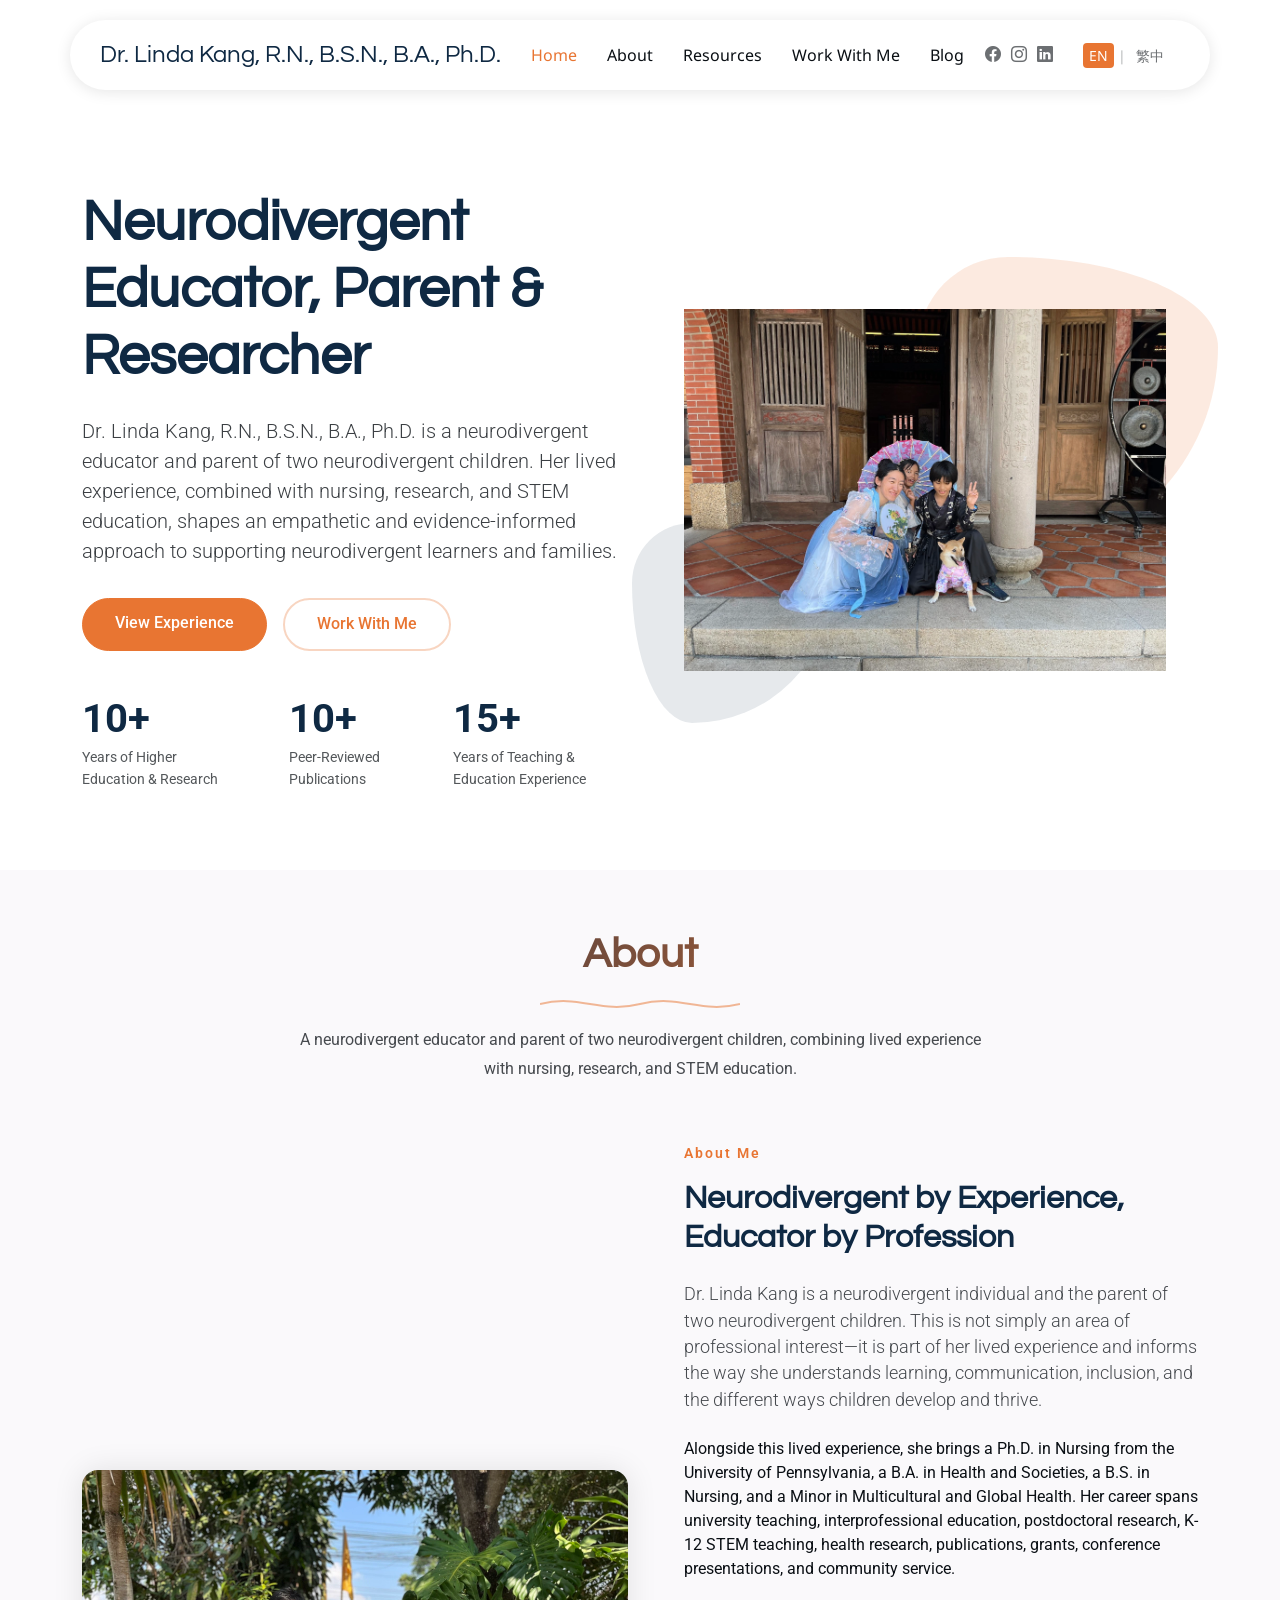
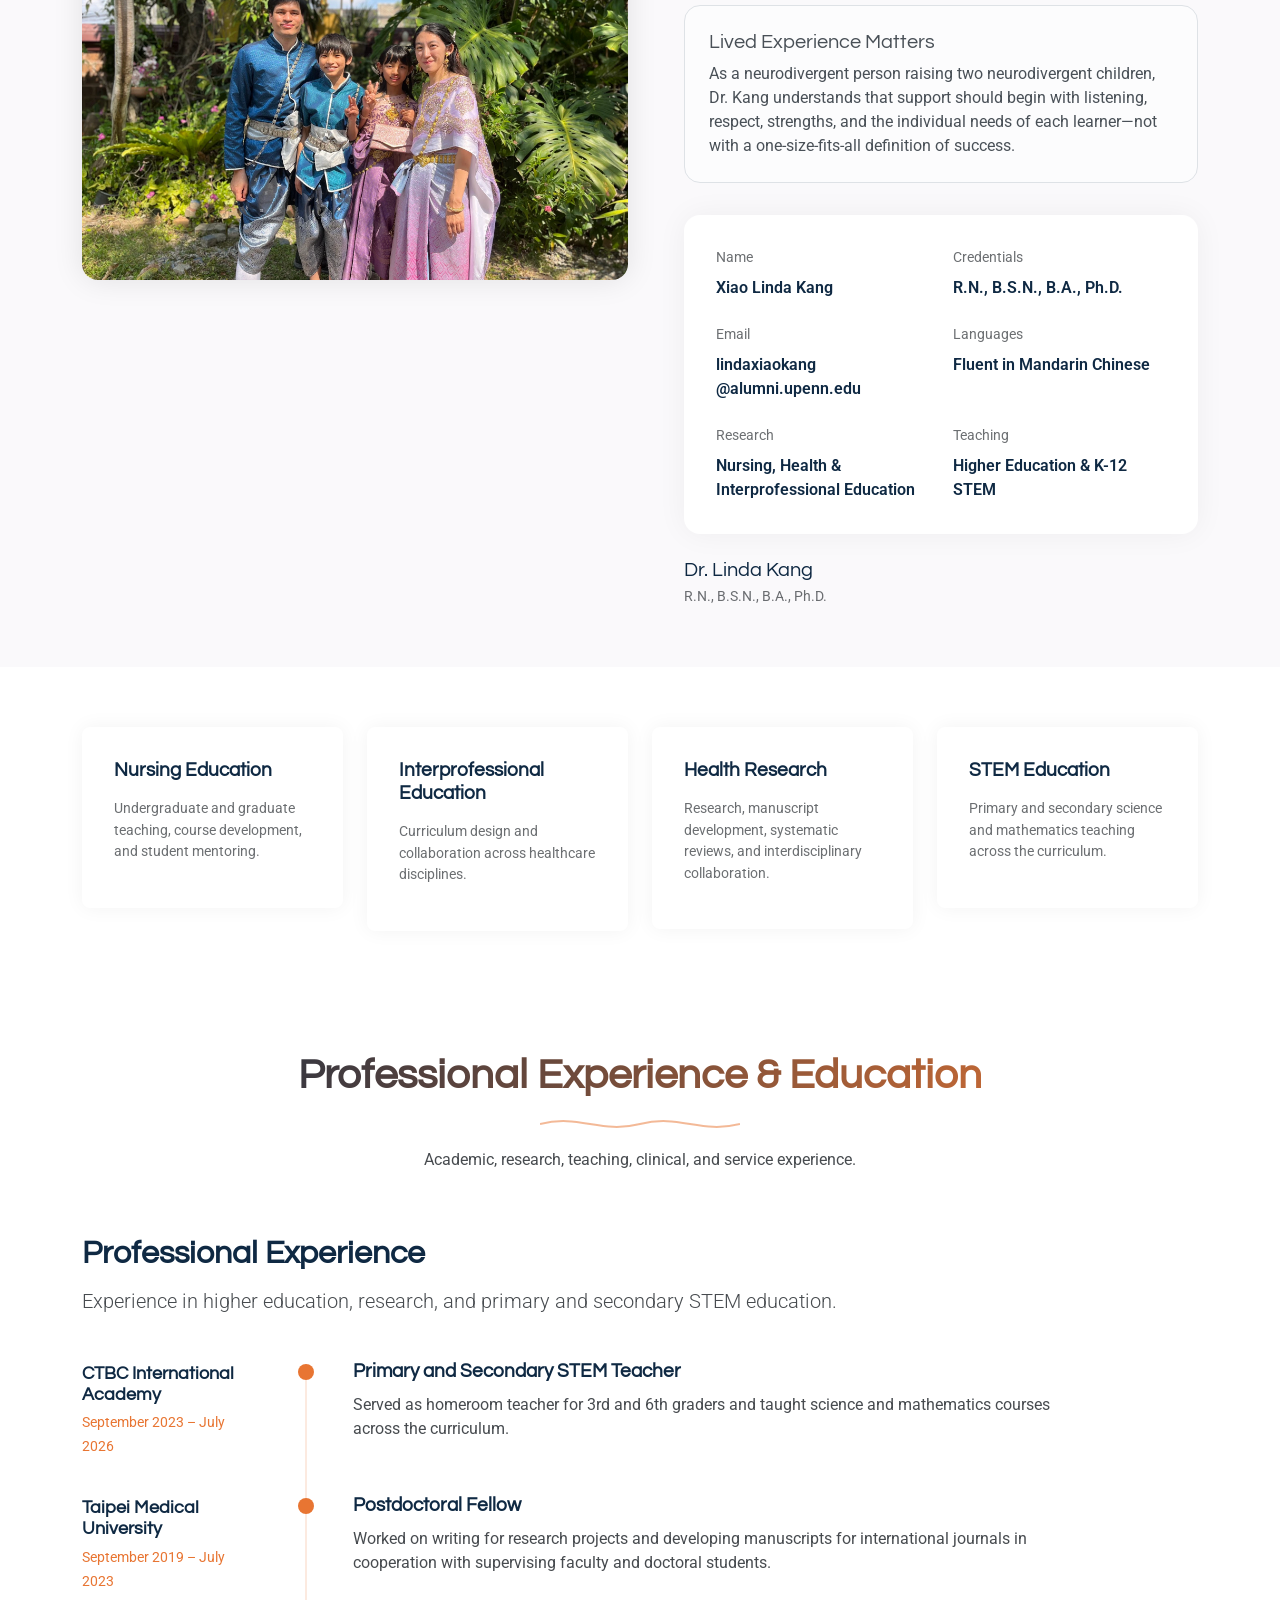
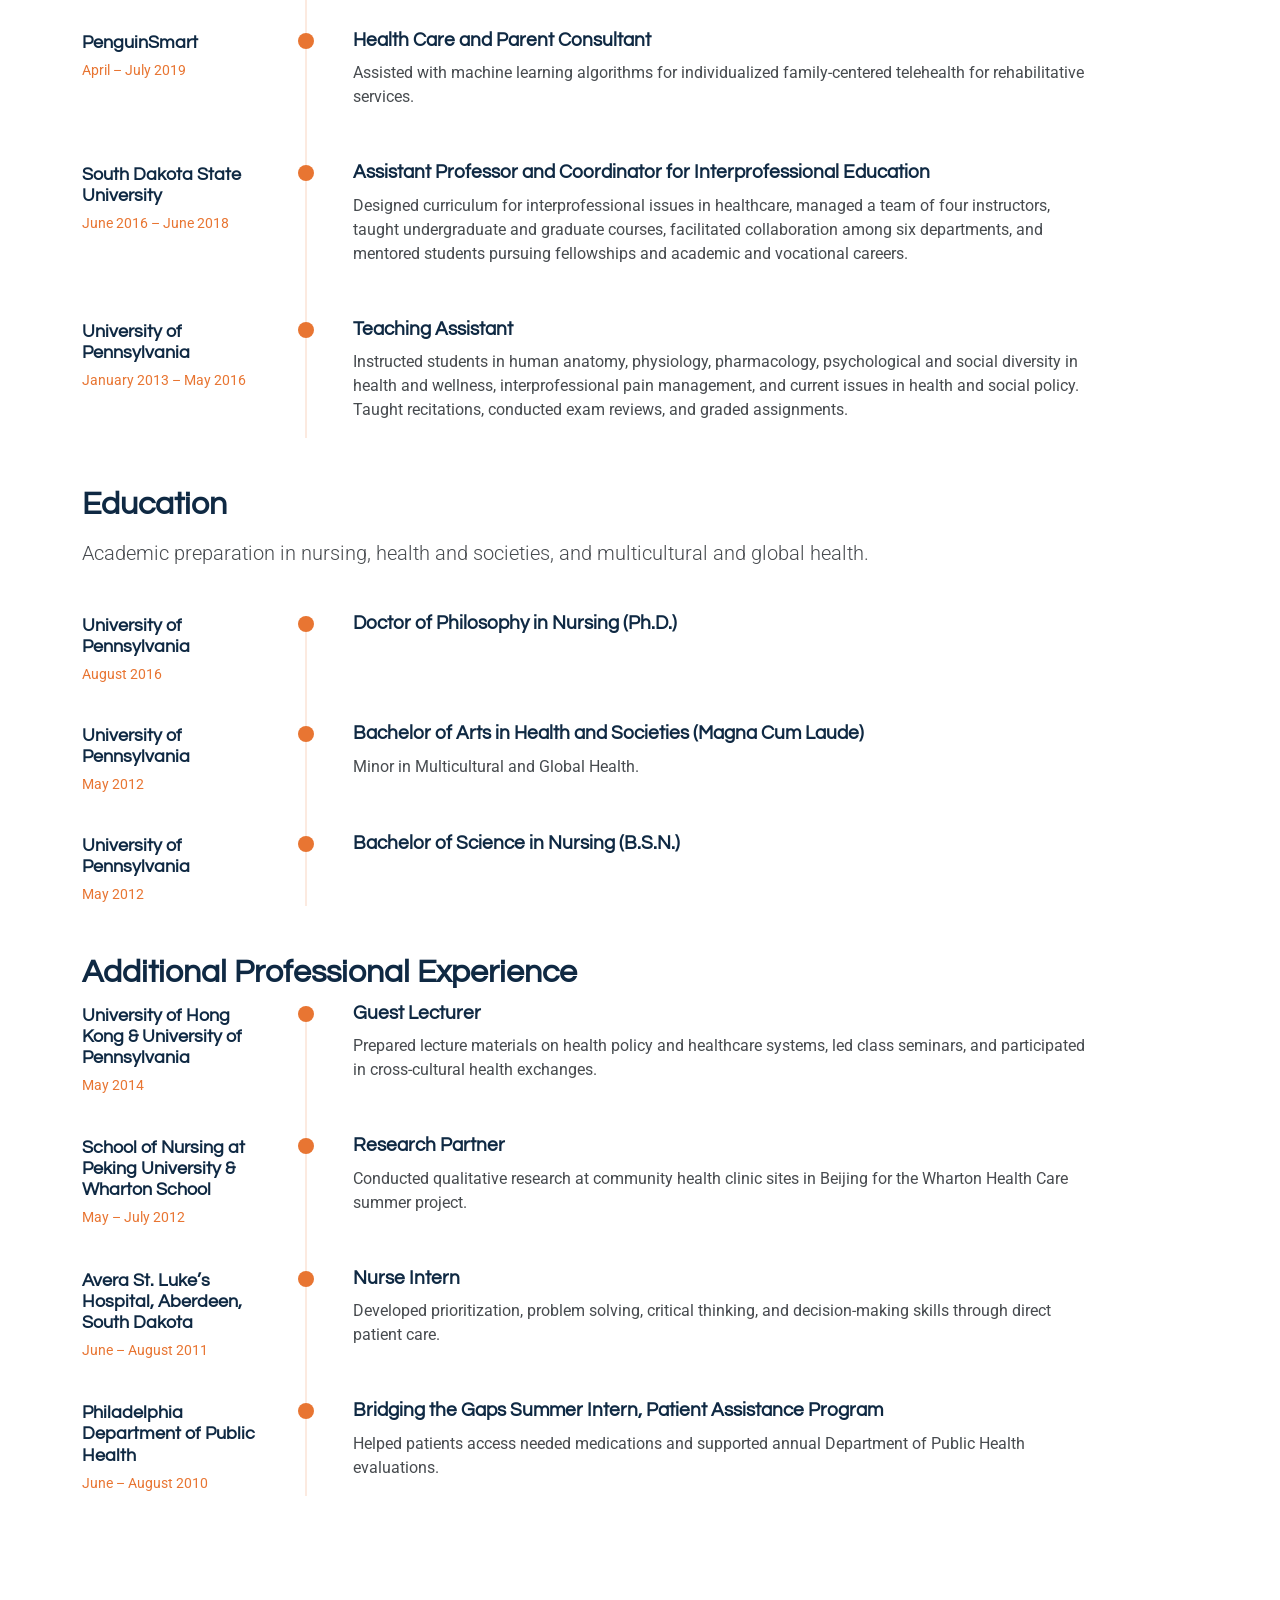
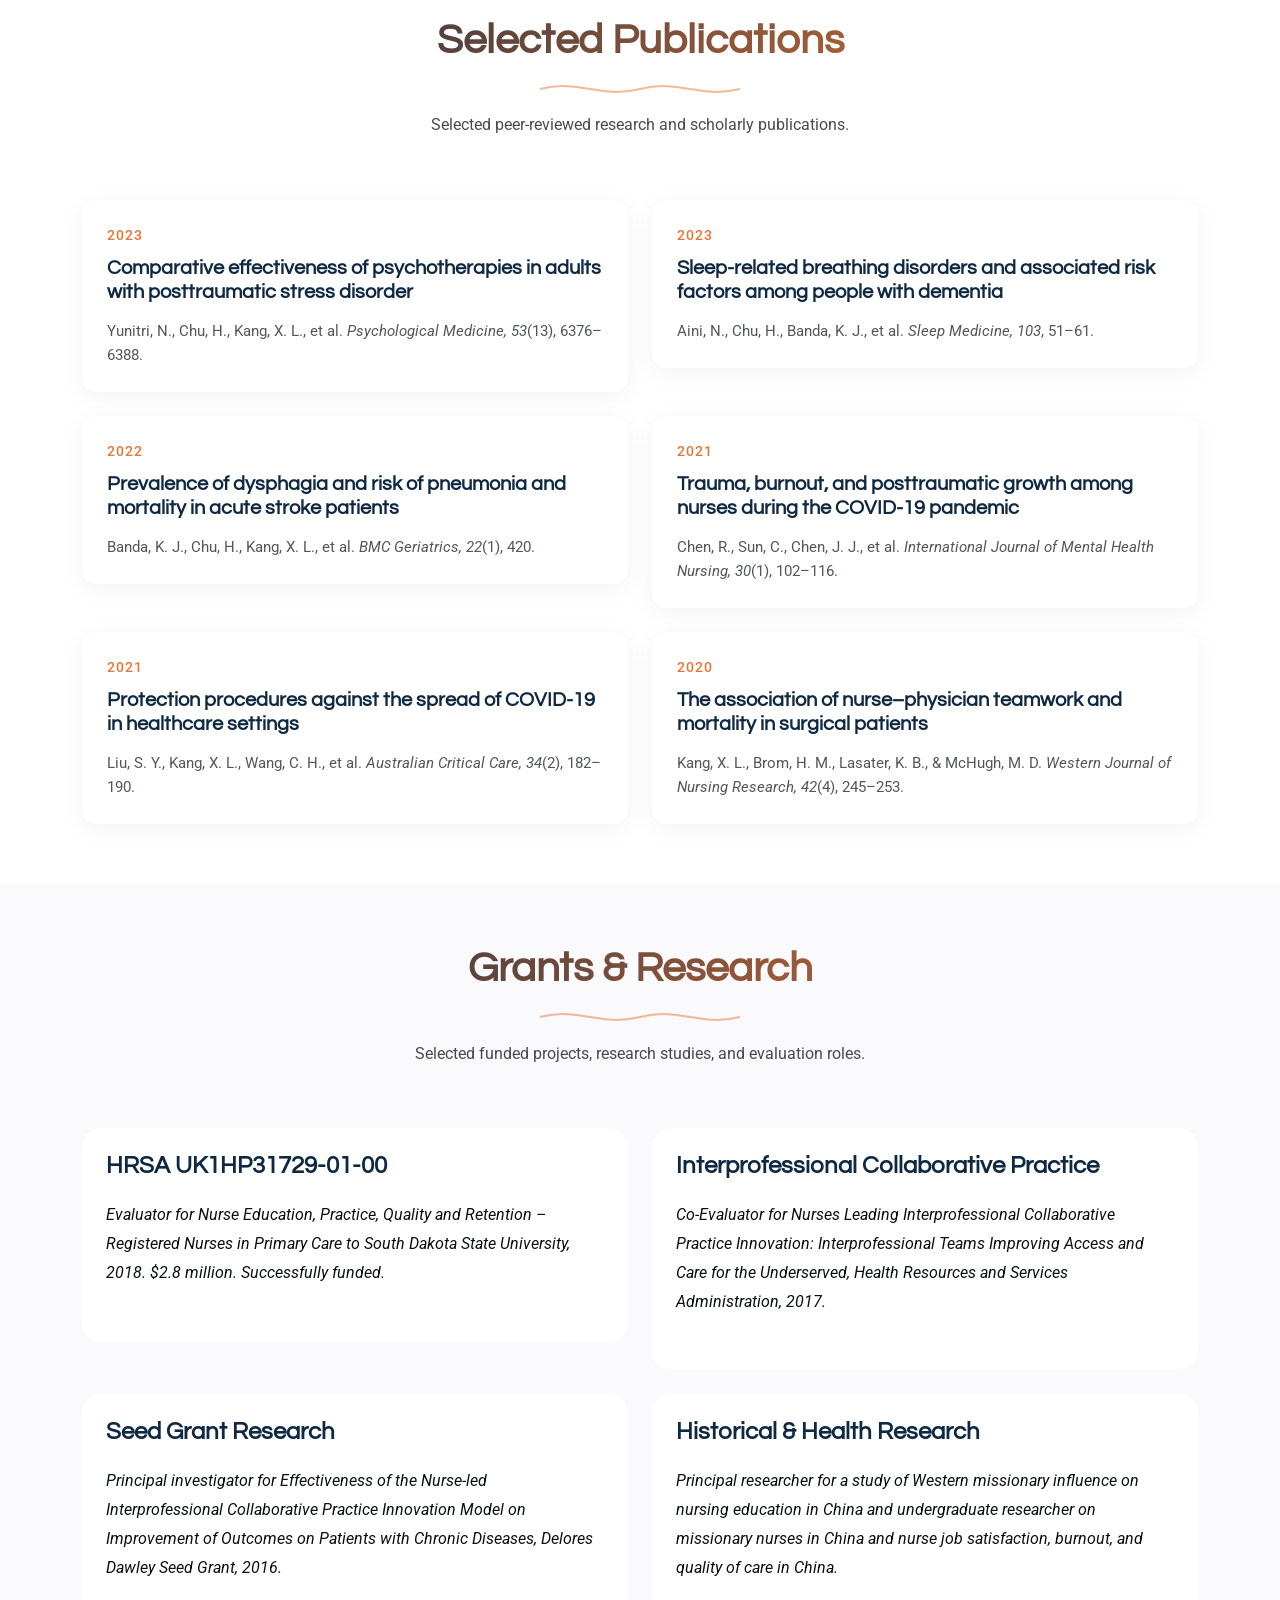
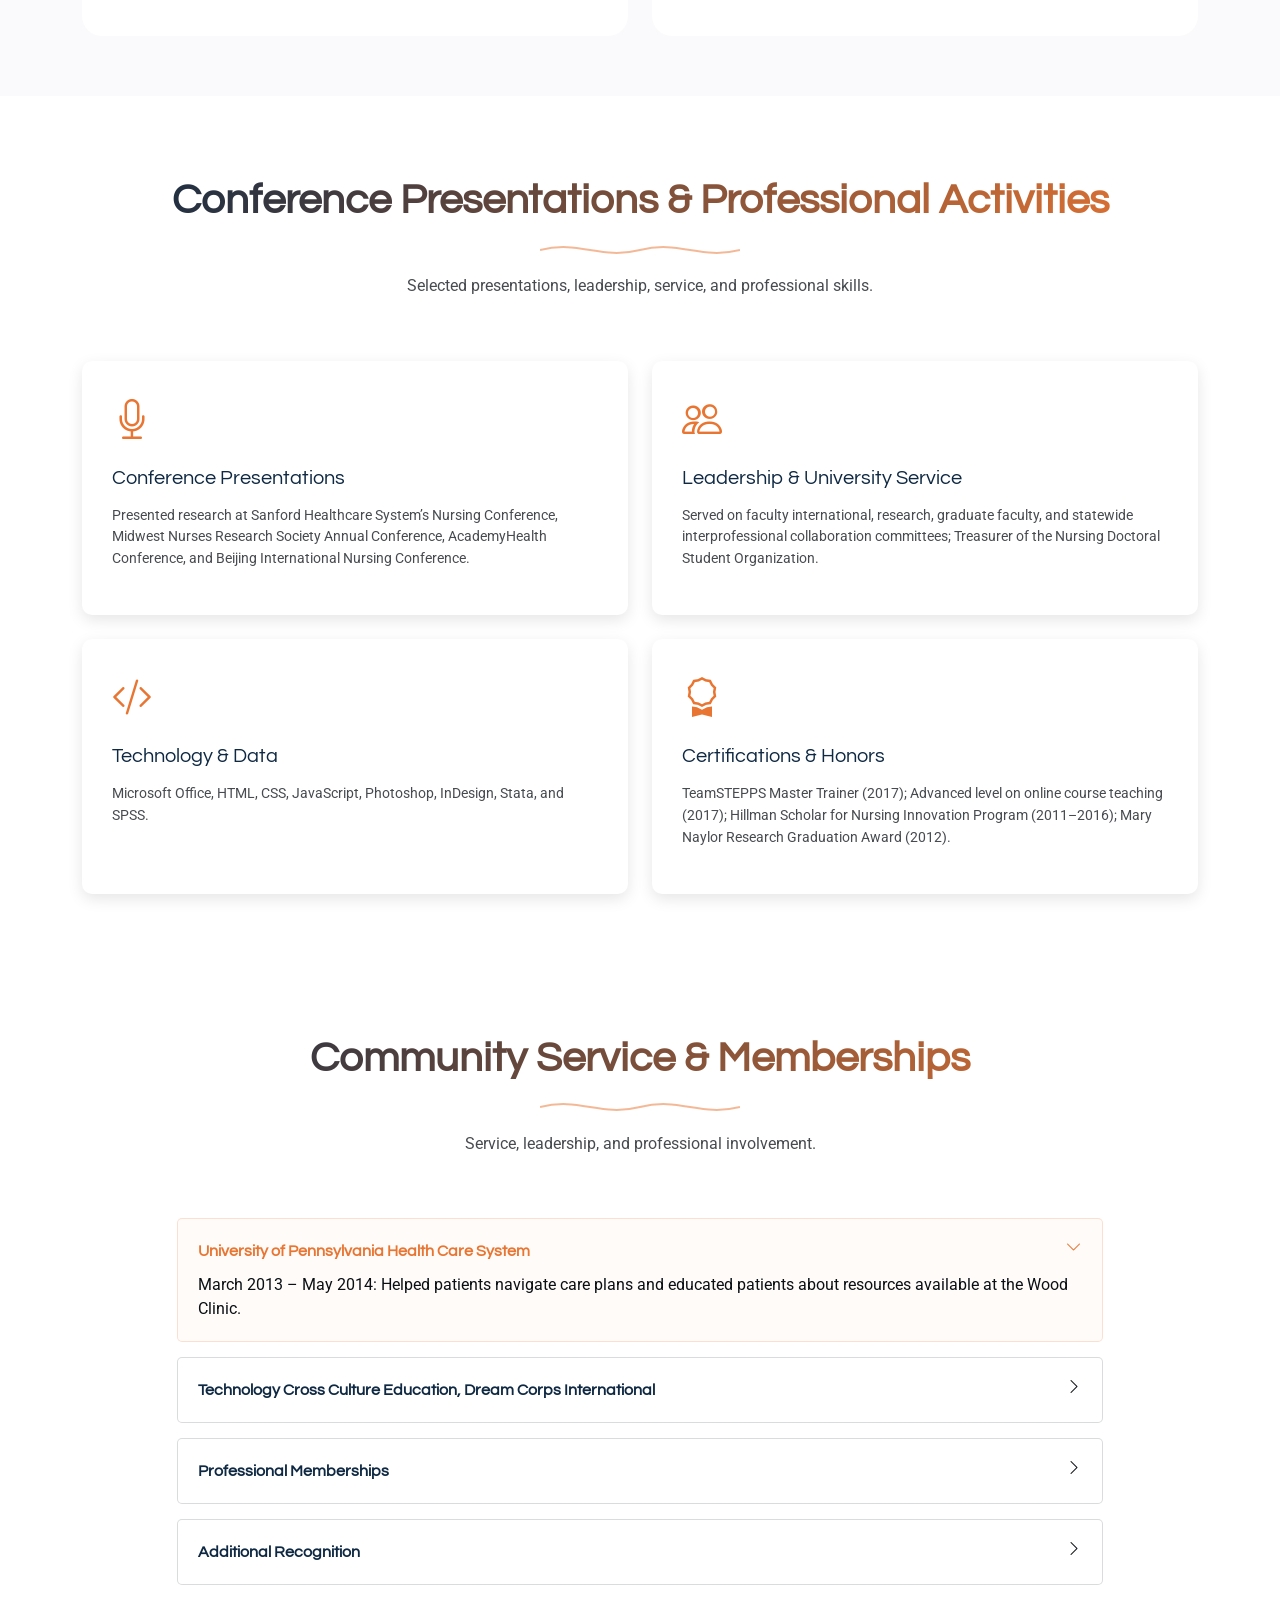
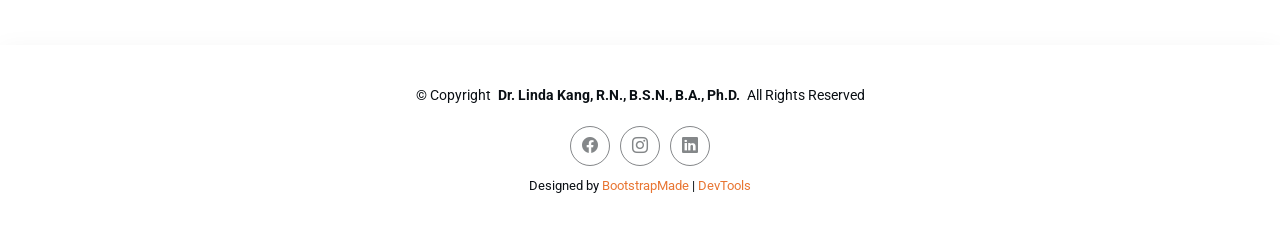
<file: index.html>
<!DOCTYPE html>
<html lang="en">

<head>
  <meta charset="utf-8">
  <meta content="width=device-width, initial-scale=1.0" name="viewport">
  <title>Dr. Linda Kang, R.N., B.S.N., B.A., Ph.D. | Nursing Educator & Researcher</title>
  <meta name="description" content="Dr. Linda Kang, R.N., B.S.N., B.A., Ph.D. is a nursing educator, researcher, and STEM teacher with experience in higher education, research, interprofessional education, and K-12 STEM teaching.">
  <meta name="keywords" content="nursing educator, nursing researcher, interprofessional education, STEM teacher, PhD nursing, health education">

  <link rel="alternate" hreflang="en" href="index.html">
  <link rel="alternate" hreflang="zh-Hant-TW" href="zh/index.html">

  <!-- Favicons -->
  <link href="assets/img/favicon.png" rel="icon">
  <link href="assets/img/apple-touch-icon.png" rel="apple-touch-icon">

  <!-- Fonts -->
  <link href="https://fonts.googleapis.com" rel="preconnect">
  <link href="https://fonts.gstatic.com" rel="preconnect" crossorigin>
  <link href="https://fonts.googleapis.com/css2?family=Roboto:ital,wght@0,100;0,300;0,400;0,500;0,700;0,900;1,100;1,300;1,400;1,500;1,700;1,900&family=Noto+Sans:ital,wght@0,100;0,200;0,300;0,400;0,500;0,600;0,700;0,800;0,900;1,100;1,200;1,300;1,400;1,500;1,600;1,700;1,800;1,900&family=Questrial:wght@400&display=swap" rel="stylesheet">

  <!-- Vendor CSS Files -->
  <link href="assets/vendor/bootstrap/css/bootstrap.min.css" rel="stylesheet">
  <link href="assets/vendor/bootstrap-icons/bootstrap-icons.css" rel="stylesheet">
  <link href="assets/vendor/aos/aos.css" rel="stylesheet">
  <link href="assets/vendor/glightbox/css/glightbox.min.css" rel="stylesheet">
  <link href="assets/vendor/swiper/swiper-bundle.min.css" rel="stylesheet">

  <!-- Main CSS File -->
  <link href="assets/css/main.css" rel="stylesheet">

  <!-- =======================================================
  * Template Name: EasyFolio
  * Template URL: https://bootstrapmade.com/easyfolio-bootstrap-portfolio-template/
  * Updated: Feb 21 2025 with Bootstrap v5.3.3
  * Author: BootstrapMade.com
  * License: https://bootstrapmade.com/license/
  ======================================================== -->
</head>

<body class="index-page">

  <header id="header" class="header d-flex align-items-center sticky-top">
    <div class="header-container container-fluid container-xl position-relative d-flex align-items-center justify-content-between">

      <a href="index.html" class="logo d-flex align-items-center me-auto me-xl-0">
        <!-- Uncomment the line below if you also wish to use an image logo -->
        <!-- <img src="assets/img/logo.webp" alt=""> -->
        <h1 class="sitename">Dr. Linda Kang, R.N., B.S.N., B.A., Ph.D.</h1>
      </a>

      <nav id="navmenu" class="navmenu">
        <ul>
          <li><a href="index.html" class="active">Home</a></li>
          <li><a href="about.html">About</a></li>
          <li><a href="resources.html">Resources</a></li>
          <li><a href="work-with-me.html">Work With Me</a></li>
          <li><a href="https://phdadhdmom.substack.com/">Blog</a></li>
        </ul>
        <i class="mobile-nav-toggle d-xl-none bi bi-list"></i>
      </nav>

      <div class="header-social-links">
        <a href="https://www.facebook.com/groups/229477850441076/user/624431/" class="facebook"><i class="bi bi-facebook"></i></a>
        <a href="https://www.instagram.com/phdadhdmom" class="instagram"><i class="bi bi-instagram"></i></a>
        <a href="https://tw.linkedin.com/in/xiao-kang-ph-d-6a786524" class="linkedin"><i class="bi bi-linkedin"></i></a>
      </div>

      <div class="lang-switch" aria-label="Language / 語言">
        <a href="index.html" lang="en" hreflang="en" class="active" aria-current="true">EN</a>
        <span class="sep">|</span>
        <a href="zh/index.html" lang="zh-Hant-TW" hreflang="zh-Hant-TW">繁中</a>
      </div>

    </div>
  </header>

  <main class="main">

    <!-- Hero Section -->
    <section id="hero" class="hero section">
      <div class="container" data-aos="fade-up" data-aos-delay="100">
        <div class="row align-items-center content">
          <div class="col-lg-6" data-aos="fade-up" data-aos-delay="200">
            <h2>Neurodivergent Educator, Parent &amp; Researcher</h2>
            <p class="lead">Dr. Linda Kang, R.N., B.S.N., B.A., Ph.D. is a neurodivergent educator and parent of two neurodivergent children. Her lived experience, combined with nursing, research, and STEM education, shapes an empathetic and evidence-informed approach to supporting neurodivergent learners and families.</p>
            <div class="cta-buttons" data-aos="fade-up" data-aos-delay="300">
              <a href="#resume" class="btn btn-primary">View Experience</a>
              <a href="work-with-me.html" class="btn btn-outline">Work With Me</a>
            </div>
            <div class="hero-stats" data-aos="fade-up" data-aos-delay="400">
              <div class="stat-item"><span class="stat-number">10+</span><span class="stat-label">Years of Higher Education &amp; Research</span></div>
              <div class="stat-item"><span class="stat-number">10+</span><span class="stat-label">Peer-Reviewed Publications</span></div>
              <div class="stat-item"><span class="stat-number">15+</span><span class="stat-label">Years of Teaching &amp; Education Experience</span></div>
            </div>
          </div>
          <div class="col-lg-6">
            <div class="hero-image">
              <img src="assets/img/profile/profile-1.webp" alt="Dr. Linda Kang" class="img-fluid" data-aos="zoom-out" data-aos-delay="300">
              <div class="shape-1"></div><div class="shape-2"></div>
            </div>
          </div>
        </div>
      </div>
    </section><!-- /Hero Section -->

    <!-- About Section -->
    <section id="about" class="about section light-background">
      <div class="container section-title" data-aos="fade-up">
        <h2>About</h2>
        <div class="title-shape"><svg viewBox="0 0 200 20" xmlns="http://www.w3.org/2000/svg"><path d="M 0,10 C 40,0 60,20 100,10 C 140,0 160,20 200,10" fill="none" stroke="currentColor" stroke-width="2"></path></svg></div>
        <p>A neurodivergent educator and parent of two neurodivergent children, combining lived experience with nursing, research, and STEM education.</p>
      </div>
      <div class="container" data-aos="fade-up" data-aos-delay="100">
        <div class="row align-items-center">
          <div class="col-lg-6 position-relative" data-aos="fade-right" data-aos-delay="200">
            <div class="about-image"><img src="assets/img/profile/profile-square-2.webp" alt="Dr. Linda Kang" class="img-fluid rounded-4"></div>
          </div>
          <div class="col-lg-6" data-aos="fade-left" data-aos-delay="300">
            <div class="about-content">
              <span class="subtitle">About Me</span>
              <h2>Neurodivergent by Experience, Educator by Profession</h2>
              <p class="lead mb-4">Dr. Linda Kang is a neurodivergent individual and the parent of two neurodivergent children. This is not simply an area of professional interest—it is part of her lived experience and informs the way she understands learning, communication, inclusion, and the different ways children develop and thrive.</p>
              <p class="mb-4">Alongside this lived experience, she brings a Ph.D. in Nursing from the University of Pennsylvania, a B.A. in Health and Societies, a B.S. in Nursing, and a Minor in Multicultural and Global Health. Her career spans university teaching, interprofessional education, postdoctoral research, K-12 STEM teaching, health research, publications, grants, conference presentations, and community service.</p>
              <div class="alert alert-light border rounded-4 p-4 mb-4">
                <h3 class="h5 mb-2">Lived Experience Matters</h3>
                <p class="mb-0">As a neurodivergent person raising two neurodivergent children, Dr. Kang understands that support should begin with listening, respect, strengths, and the individual needs of each learner—not with a one-size-fits-all definition of success.</p>
              </div>
              <div class="personal-info"><div class="row g-4">
                <div class="col-6"><div class="info-item"><span class="label">Name</span><span class="value">Xiao Linda Kang</span></div></div>
                <div class="col-6"><div class="info-item"><span class="label">Credentials</span><span class="value">R.N., B.S.N., B.A., Ph.D.</span></div></div>
                <div class="col-6"><div class="info-item"><span class="label">Email</span><span class="value">lindaxiaokang<wbr />@alumni.upenn.edu</span></div></div>
                <div class="col-6"><div class="info-item"><span class="label">Languages</span><span class="value">Fluent in Mandarin Chinese</span></div></div>
                <div class="col-6"><div class="info-item"><span class="label">Research</span><span class="value">Nursing, Health &amp; Interprofessional Education</span></div></div>
                <div class="col-6"><div class="info-item"><span class="label">Teaching</span><span class="value">Higher Education &amp; K-12 STEM</span></div></div>
              </div></div>
              <div class="signature mt-4">
                <div class="signature-info"><h4>Dr. Linda Kang</h4><p>R.N., B.S.N., B.A., Ph.D.</p></div>
              </div>
            </div>
          </div>
        </div>
      </div>
    </section><!-- /About Section -->

    <!-- Skills Section -->
    <section id="skills" class="skills section">
      <div class="container" data-aos="fade-up" data-aos-delay="100">
        <div class="row g-4 skills-animation">
          <div class="col-md-6 col-lg-3"><div class="skill-box"><h3>Nursing Education</h3><p>Undergraduate and graduate teaching, course development, and student mentoring.</p></div></div>
          <div class="col-md-6 col-lg-3"><div class="skill-box"><h3>Interprofessional Education</h3><p>Curriculum design and collaboration across healthcare disciplines.</p></div></div>
          <div class="col-md-6 col-lg-3"><div class="skill-box"><h3>Health Research</h3><p>Research, manuscript development, systematic reviews, and interdisciplinary collaboration.</p></div></div>
          <div class="col-md-6 col-lg-3"><div class="skill-box"><h3>STEM Education</h3><p>Primary and secondary science and mathematics teaching across the curriculum.</p></div></div>
        </div>
      </div>
    </section><!-- /Skills Section -->

    <!-- Resume Section -->
    <section id="resume" class="resume section">
      <div class="container section-title" data-aos="fade-up">
        <h2>Professional Experience &amp; Education</h2>
        <div class="title-shape"><svg viewBox="0 0 200 20" xmlns="http://www.w3.org/2000/svg"><path d="M 0,10 C 40,0 60,20 100,10 C 140,0 160,20 200,10" fill="none" stroke="currentColor" stroke-width="2"></path></svg></div>
        <p>Academic, research, teaching, clinical, and service experience.</p>
      </div>
      <div class="container" data-aos="fade-up" data-aos-delay="100">
        <div class="row"><div class="col-12"><div class="resume-wrapper">
          <div class="resume-block" data-aos="fade-up">
            <h2>Professional Experience</h2>
            <p class="lead">Experience in higher education, research, and primary and secondary STEM education.</p>
            <div class="timeline">
              <div class="timeline-item"><div class="timeline-left"><h4 class="company">CTBC International Academy</h4><span class="period">September 2023 – July 2026</span></div><div class="timeline-dot"></div><div class="timeline-right"><h3 class="position">Primary and Secondary STEM Teacher</h3><p class="description">Served as homeroom teacher for 3rd and 6th graders and taught science and mathematics courses across the curriculum.</p></div></div>
              <div class="timeline-item"><div class="timeline-left"><h4 class="company">Taipei Medical University</h4><span class="period">September 2019 – July 2023</span></div><div class="timeline-dot"></div><div class="timeline-right"><h3 class="position">Postdoctoral Fellow</h3><p class="description">Worked on writing for research projects and developing manuscripts for international journals in cooperation with supervising faculty and doctoral students.</p></div></div>
              <div class="timeline-item"><div class="timeline-left"><h4 class="company">PenguinSmart</h4><span class="period">April – July 2019</span></div><div class="timeline-dot"></div><div class="timeline-right"><h3 class="position">Health Care and Parent Consultant</h3><p class="description">Assisted with machine learning algorithms for individualized family-centered telehealth for rehabilitative services.</p></div></div>
              <div class="timeline-item"><div class="timeline-left"><h4 class="company">South Dakota State University</h4><span class="period">June 2016 – June 2018</span></div><div class="timeline-dot"></div><div class="timeline-right"><h3 class="position">Assistant Professor and Coordinator for Interprofessional Education</h3><p class="description">Designed curriculum for interprofessional issues in healthcare, managed a team of four instructors, taught undergraduate and graduate courses, facilitated collaboration among six departments, and mentored students pursuing fellowships and academic and vocational careers.</p></div></div>
              <div class="timeline-item"><div class="timeline-left"><h4 class="company">University of Pennsylvania</h4><span class="period">January 2013 – May 2016</span></div><div class="timeline-dot"></div><div class="timeline-right"><h3 class="position">Teaching Assistant</h3><p class="description">Instructed students in human anatomy, physiology, pharmacology, psychological and social diversity in health and wellness, interprofessional pain management, and current issues in health and social policy. Taught recitations, conducted exam reviews, and graded assignments.</p></div></div>
            </div>
          </div>

          <div class="resume-block" data-aos="fade-up">
            <h2>Education</h2>
            <p class="lead">Academic preparation in nursing, health and societies, and multicultural and global health.</p>
            <div class="timeline">
              <div class="timeline-item"><div class="timeline-left"><h4 class="company">University of Pennsylvania</h4><span class="period">August 2016</span></div><div class="timeline-dot"></div><div class="timeline-right"><h3 class="position">Doctor of Philosophy in Nursing (Ph.D.)</h3></div></div>
              <div class="timeline-item"><div class="timeline-left"><h4 class="company">University of Pennsylvania</h4><span class="period">May 2012</span></div><div class="timeline-dot"></div><div class="timeline-right"><h3 class="position">Bachelor of Arts in Health and Societies (Magna Cum Laude)</h3><p class="description">Minor in Multicultural and Global Health.</p></div></div>
              <div class="timeline-item"><div class="timeline-left"><h4 class="company">University of Pennsylvania</h4><span class="period">May 2012</span></div><div class="timeline-dot"></div><div class="timeline-right"><h3 class="position">Bachelor of Science in Nursing (B.S.N.)</h3></div></div>
            </div>
          </div>

          <div class="resume-block" data-aos="fade-up">
            <h2>Additional Professional Experience</h2>
            <div class="timeline">
              <div class="timeline-item"><div class="timeline-left"><h4 class="company">University of Hong Kong &amp; University of Pennsylvania</h4><span class="period">May 2014</span></div><div class="timeline-dot"></div><div class="timeline-right"><h3 class="position">Guest Lecturer</h3><p class="description">Prepared lecture materials on health policy and healthcare systems, led class seminars, and participated in cross-cultural health exchanges.</p></div></div>
              <div class="timeline-item"><div class="timeline-left"><h4 class="company">School of Nursing at Peking University &amp; Wharton School</h4><span class="period">May – July 2012</span></div><div class="timeline-dot"></div><div class="timeline-right"><h3 class="position">Research Partner</h3><p class="description">Conducted qualitative research at community health clinic sites in Beijing for the Wharton Health Care summer project.</p></div></div>
              <div class="timeline-item"><div class="timeline-left"><h4 class="company">Avera St. Luke’s Hospital, Aberdeen, South Dakota</h4><span class="period">June – August 2011</span></div><div class="timeline-dot"></div><div class="timeline-right"><h3 class="position">Nurse Intern</h3><p class="description">Developed prioritization, problem solving, critical thinking, and decision-making skills through direct patient care.</p></div></div>
              <div class="timeline-item"><div class="timeline-left"><h4 class="company">Philadelphia Department of Public Health</h4><span class="period">June – August 2010</span></div><div class="timeline-dot"></div><div class="timeline-right"><h3 class="position">Bridging the Gaps Summer Intern, Patient Assistance Program</h3><p class="description">Helped patients access needed medications and supported annual Department of Public Health evaluations.</p></div></div>
            </div>
          </div>
        </div></div></div>
      </div>
    </section><!-- /Resume Section -->

    <!-- Portfolio Section -->
    <section id="portfolio" class="portfolio section">
      <div class="container section-title" data-aos="fade-up">
        <h2>Selected Publications</h2>
        <div class="title-shape"><svg viewBox="0 0 200 20" xmlns="http://www.w3.org/2000/svg"><path d="M 0,10 C 40,0 60,20 100,10 C 140,0 160,20 200,10" fill="none" stroke="currentColor" stroke-width="2"></path></svg></div>
        <p>Selected peer-reviewed research and scholarly publications.</p>
      </div>
      <div class="container" data-aos="fade-up" data-aos-delay="100"><div class="row g-4">
        <div class="col-lg-6"><div class="portfolio-card"><div class="portfolio-content"><span class="category">2023</span><h3>Comparative effectiveness of psychotherapies in adults with posttraumatic stress disorder</h3><p>Yunitri, N., Chu, H., Kang, X. L., et al. <em>Psychological Medicine, 53</em>(13), 6376–6388.</p></div></div></div>
        <div class="col-lg-6"><div class="portfolio-card"><div class="portfolio-content"><span class="category">2023</span><h3>Sleep-related breathing disorders and associated risk factors among people with dementia</h3><p>Aini, N., Chu, H., Banda, K. J., et al. <em>Sleep Medicine, 103</em>, 51–61.</p></div></div></div>
        <div class="col-lg-6"><div class="portfolio-card"><div class="portfolio-content"><span class="category">2022</span><h3>Prevalence of dysphagia and risk of pneumonia and mortality in acute stroke patients</h3><p>Banda, K. J., Chu, H., Kang, X. L., et al. <em>BMC Geriatrics, 22</em>(1), 420.</p></div></div></div>
        <div class="col-lg-6"><div class="portfolio-card"><div class="portfolio-content"><span class="category">2021</span><h3>Trauma, burnout, and posttraumatic growth among nurses during the COVID-19 pandemic</h3><p>Chen, R., Sun, C., Chen, J. J., et al. <em>International Journal of Mental Health Nursing, 30</em>(1), 102–116.</p></div></div></div>
        <div class="col-lg-6"><div class="portfolio-card"><div class="portfolio-content"><span class="category">2021</span><h3>Protection procedures against the spread of COVID-19 in healthcare settings</h3><p>Liu, S. Y., Kang, X. L., Wang, C. H., et al. <em>Australian Critical Care, 34</em>(2), 182–190.</p></div></div></div>
        <div class="col-lg-6"><div class="portfolio-card"><div class="portfolio-content"><span class="category">2020</span><h3>The association of nurse–physician teamwork and mortality in surgical patients</h3><p>Kang, X. L., Brom, H. M., Lasater, K. B., &amp; McHugh, M. D. <em>Western Journal of Nursing Research, 42</em>(4), 245–253.</p></div></div></div>
      </div></div>
    </section><!-- /Portfolio Section -->

    <!-- Grants Section -->
    <section id="testimonials" class="testimonials section light-background">
      <div class="container section-title" data-aos="fade-up">
        <h2>Grants &amp; Research</h2>
        <div class="title-shape"><svg viewBox="0 0 200 20" xmlns="http://www.w3.org/2000/svg"><path d="M 0,10 C 40,0 60,20 100,10 C 140,0 160,20 200,10" fill="none" stroke="currentColor" stroke-width="2"></path></svg></div>
        <p>Selected funded projects, research studies, and evaluation roles.</p>
      </div>
      <div class="container" data-aos="fade-up" data-aos-delay="100">
        <div class="row g-4">
          <div class="col-lg-6"><div class="testimonial-item p-4"><h2>HRSA UK1HP31729-01-00</h2><p>Evaluator for Nurse Education, Practice, Quality and Retention – Registered Nurses in Primary Care to South Dakota State University, 2018. $2.8 million. Successfully funded.</p></div></div>
          <div class="col-lg-6"><div class="testimonial-item p-4"><h2>Interprofessional Collaborative Practice</h2><p>Co-Evaluator for Nurses Leading Interprofessional Collaborative Practice Innovation: Interprofessional Teams Improving Access and Care for the Underserved, Health Resources and Services Administration, 2017.</p></div></div>
          <div class="col-lg-6"><div class="testimonial-item p-4"><h2>Seed Grant Research</h2><p>Principal investigator for Effectiveness of the Nurse-led Interprofessional Collaborative Practice Innovation Model on Improvement of Outcomes on Patients with Chronic Diseases, Delores Dawley Seed Grant, 2016.</p></div></div>
          <div class="col-lg-6"><div class="testimonial-item p-4"><h2>Historical &amp; Health Research</h2><p>Principal researcher for a study of Western missionary influence on nursing education in China and undergraduate researcher on missionary nurses in China and nurse job satisfaction, burnout, and quality of care in China.</p></div></div>
        </div>
      </div>
    </section><!-- /Grants Section -->

    <!-- Services Section -->
    <section id="services" class="services section">
      <div class="container section-title" data-aos="fade-up">
        <h2>Conference Presentations &amp; Professional Activities</h2>
        <div class="title-shape"><svg viewBox="0 0 200 20" xmlns="http://www.w3.org/2000/svg"><path d="M 0,10 C 40,0 60,20 100,10 C 140,0 160,20 200,10" fill="none" stroke="currentColor" stroke-width="2"></path></svg></div>
        <p>Selected presentations, leadership, service, and professional skills.</p>
      </div>
      <div class="container" data-aos="fade-up" data-aos-delay="100"><div class="row g-4">
        <div class="col-md-6"><div class="service-item"><i class="bi bi-mic icon"></i><h3>Conference Presentations</h3><p>Presented research at Sanford Healthcare System’s Nursing Conference, Midwest Nurses Research Society Annual Conference, AcademyHealth Conference, and Beijing International Nursing Conference.</p></div></div>
        <div class="col-md-6"><div class="service-item"><i class="bi bi-people icon"></i><h3>Leadership &amp; University Service</h3><p>Served on faculty international, research, graduate faculty, and statewide interprofessional collaboration committees; Treasurer of the Nursing Doctoral Student Organization.</p></div></div>
        <div class="col-md-6"><div class="service-item"><i class="bi bi-code-slash icon"></i><h3>Technology &amp; Data</h3><p>Microsoft Office, HTML, CSS, JavaScript, Photoshop, InDesign, Stata, and SPSS.</p></div></div>
        <div class="col-md-6"><div class="service-item"><i class="bi bi-award icon"></i><h3>Certifications &amp; Honors</h3><p>TeamSTEPPS Master Trainer (2017); Advanced level on online course teaching (2017); Hillman Scholar for Nursing Innovation Program (2011–2016); Mary Naylor Research Graduation Award (2012).</p></div></div>
      </div></div>
    </section><!-- /Services Section -->

    <!-- FAQ Section -->
    <section id="faq" class="faq section">
      <div class="container section-title" data-aos="fade-up">
        <h2>Community Service &amp; Memberships</h2>
        <div class="title-shape"><svg viewBox="0 0 200 20" xmlns="http://www.w3.org/2000/svg"><path d="M 0,10 C 40,0 60,20 100,10 C 140,0 160,20 200,10" fill="none" stroke="currentColor" stroke-width="2"></path></svg></div>
        <p>Service, leadership, and professional involvement.</p>
      </div>
      <div class="container"><div class="row justify-content-center"><div class="col-lg-10" data-aos="fade-up">
        <div class="faq-container">
          <div class="faq-item faq-active"><h3>University of Pennsylvania Health Care System</h3><div class="faq-content"><p>March 2013 – May 2014: Helped patients navigate care plans and educated patients about resources available at the Wood Clinic.</p></div><i class="faq-toggle bi bi-chevron-right"></i></div>
          <div class="faq-item"><h3>Technology Cross Culture Education, Dream Corps International</h3><div class="faq-content"><p>June – August 2008: Wrote lesson plans, trained teachers, and implemented and maintained a library system in rural areas of China with teammates from Peking University and Tsinghua University.</p></div><i class="faq-toggle bi bi-chevron-right"></i></div>
          <div class="faq-item"><h3>Professional Memberships</h3><div class="faq-content"><p>Member of Sigma Theta Tau International and National Society of Collegiate Scholars.</p></div><i class="faq-toggle bi bi-chevron-right"></i></div>
          <div class="faq-item"><h3>Additional Recognition</h3><div class="faq-content"><p>Franklin Community Service Scholars Program; Graphics and Website Designer for six student organizations at Penn, including Active Minds, Microfinance Club, and Student Nurses. Won a state award for most informative website.</p></div><i class="faq-toggle bi bi-chevron-right"></i></div>
        </div>
      </div></div></div>
    </section><!-- /FAQ Section -->

  </main>

  <footer id="footer" class="footer">

    <div class="container">
      <div class="copyright text-center ">
        <p>© <span>Copyright</span> <strong class="px-1 sitename">Dr. Linda Kang, R.N., B.S.N., B.A., Ph.D.</strong> <span>All Rights Reserved</span></p>
      </div>
      <div class="social-links d-flex justify-content-center">
        <a href="https://www.facebook.com/groups/229477850441076/user/624431/" class="facebook"><i class="bi bi-facebook"></i></a>
        <a href="https://www.instagram.com/phdadhdmom" class="instagram"><i class="bi bi-instagram"></i></a>
        <a href="https://tw.linkedin.com/in/xiao-kang-ph-d-6a786524" class="linkedin"><i class="bi bi-linkedin"></i></a>
      </div>
      <div class="credits">
        <!-- All the links in the footer should remain intact. -->
        <!-- You can delete the links only if you've purchased the pro version. -->
        <!-- Licensing information: https://bootstrapmade.com/license/ -->
        <!-- Purchase the pro version with working PHP/AJAX contact form: [buy-url] -->
        Designed by <a href="https://bootstrapmade.com/">BootstrapMade</a> | <a href="https://bootstrapmade.com/tools/">DevTools</a>
      </div>
    </div>

  </footer>

  <!-- Scroll Top -->
  <a href="#" id="scroll-top" class="scroll-top d-flex align-items-center justify-content-center"><i class="bi bi-arrow-up-short"></i></a>

  <!-- Vendor JS Files -->
  <script src="assets/vendor/bootstrap/js/bootstrap.bundle.min.js"></script>
  <script src="assets/vendor/php-email-form/validate.js"></script>
  <script src="assets/vendor/aos/aos.js"></script>
  <script src="assets/vendor/waypoints/noframework.waypoints.js"></script>
  <script src="assets/vendor/glightbox/js/glightbox.min.js"></script>
  <script src="assets/vendor/imagesloaded/imagesloaded.pkgd.min.js"></script>
  <script src="assets/vendor/isotope-layout/isotope.pkgd.min.js"></script>
  <script src="assets/vendor/swiper/swiper-bundle.min.js"></script>

  <!-- Main JS File -->
  <script src="assets/js/main.js"></script>

</body>

</html>
</file>
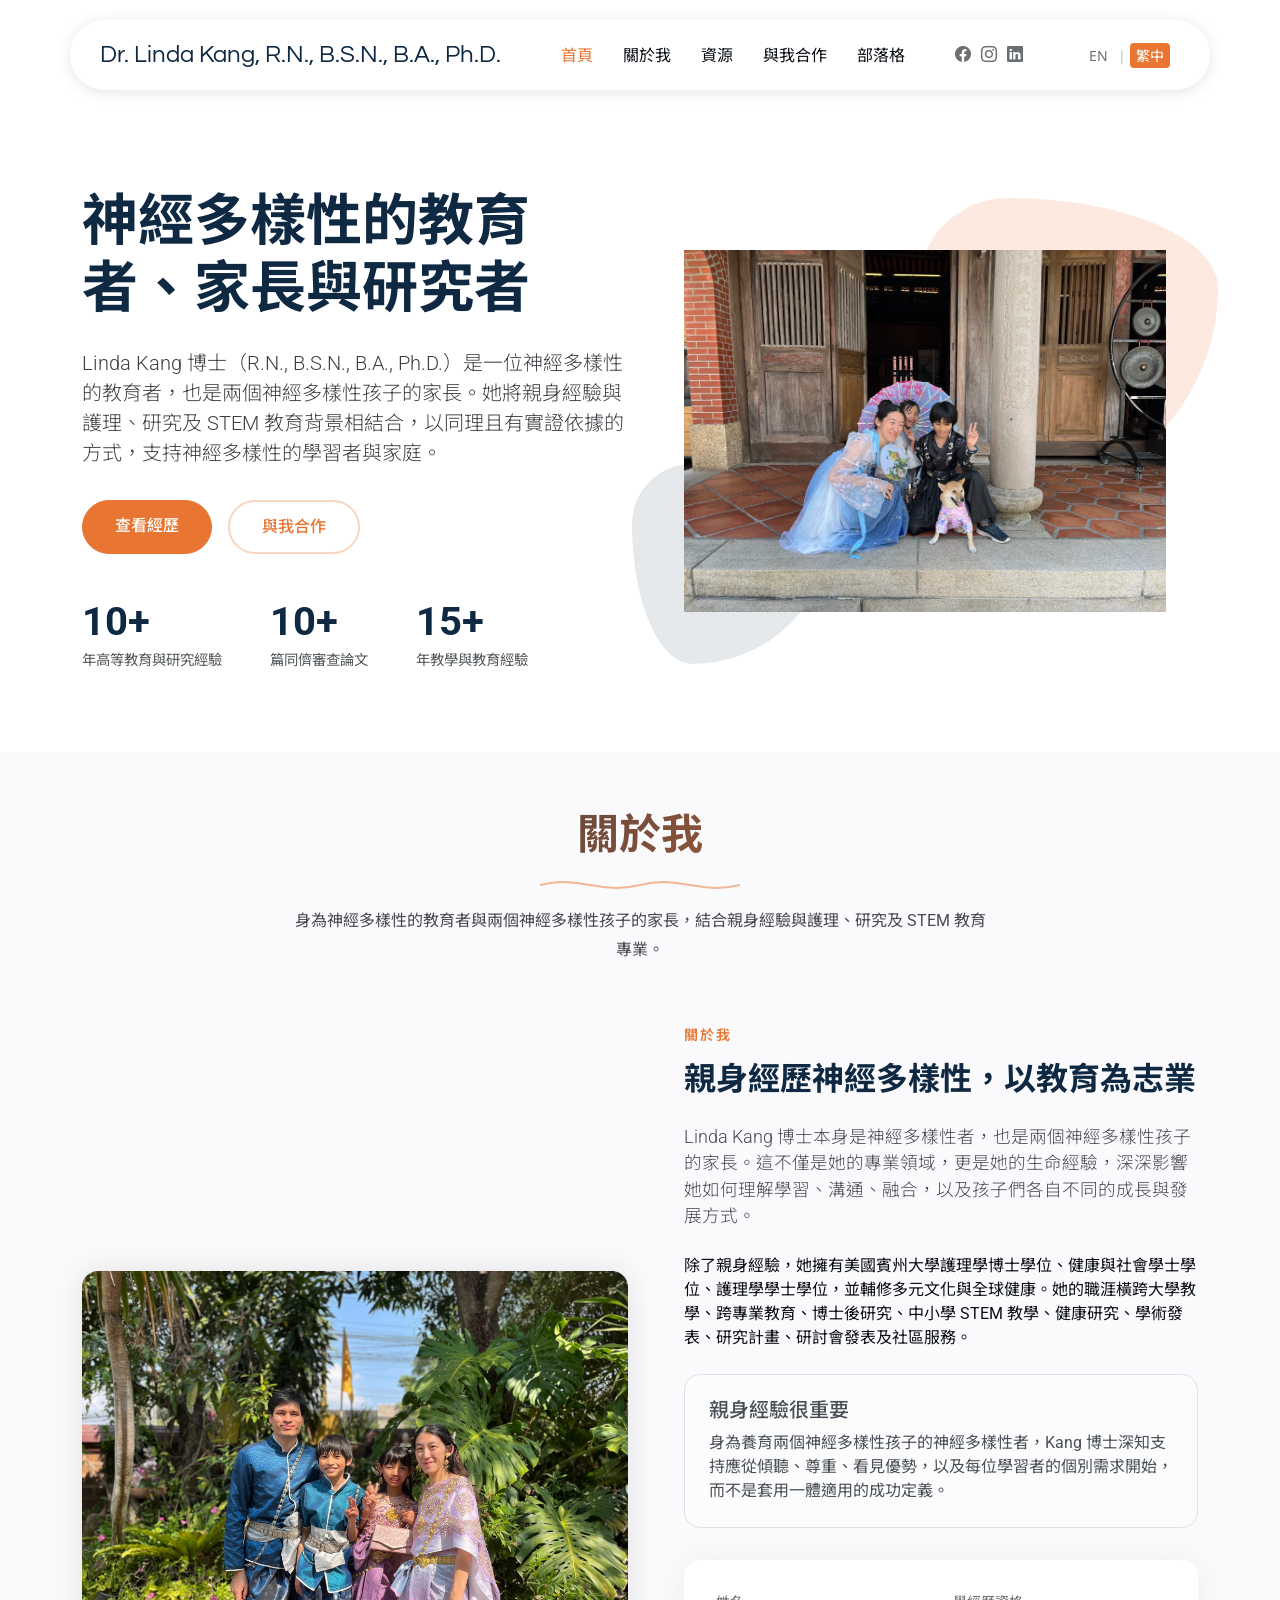
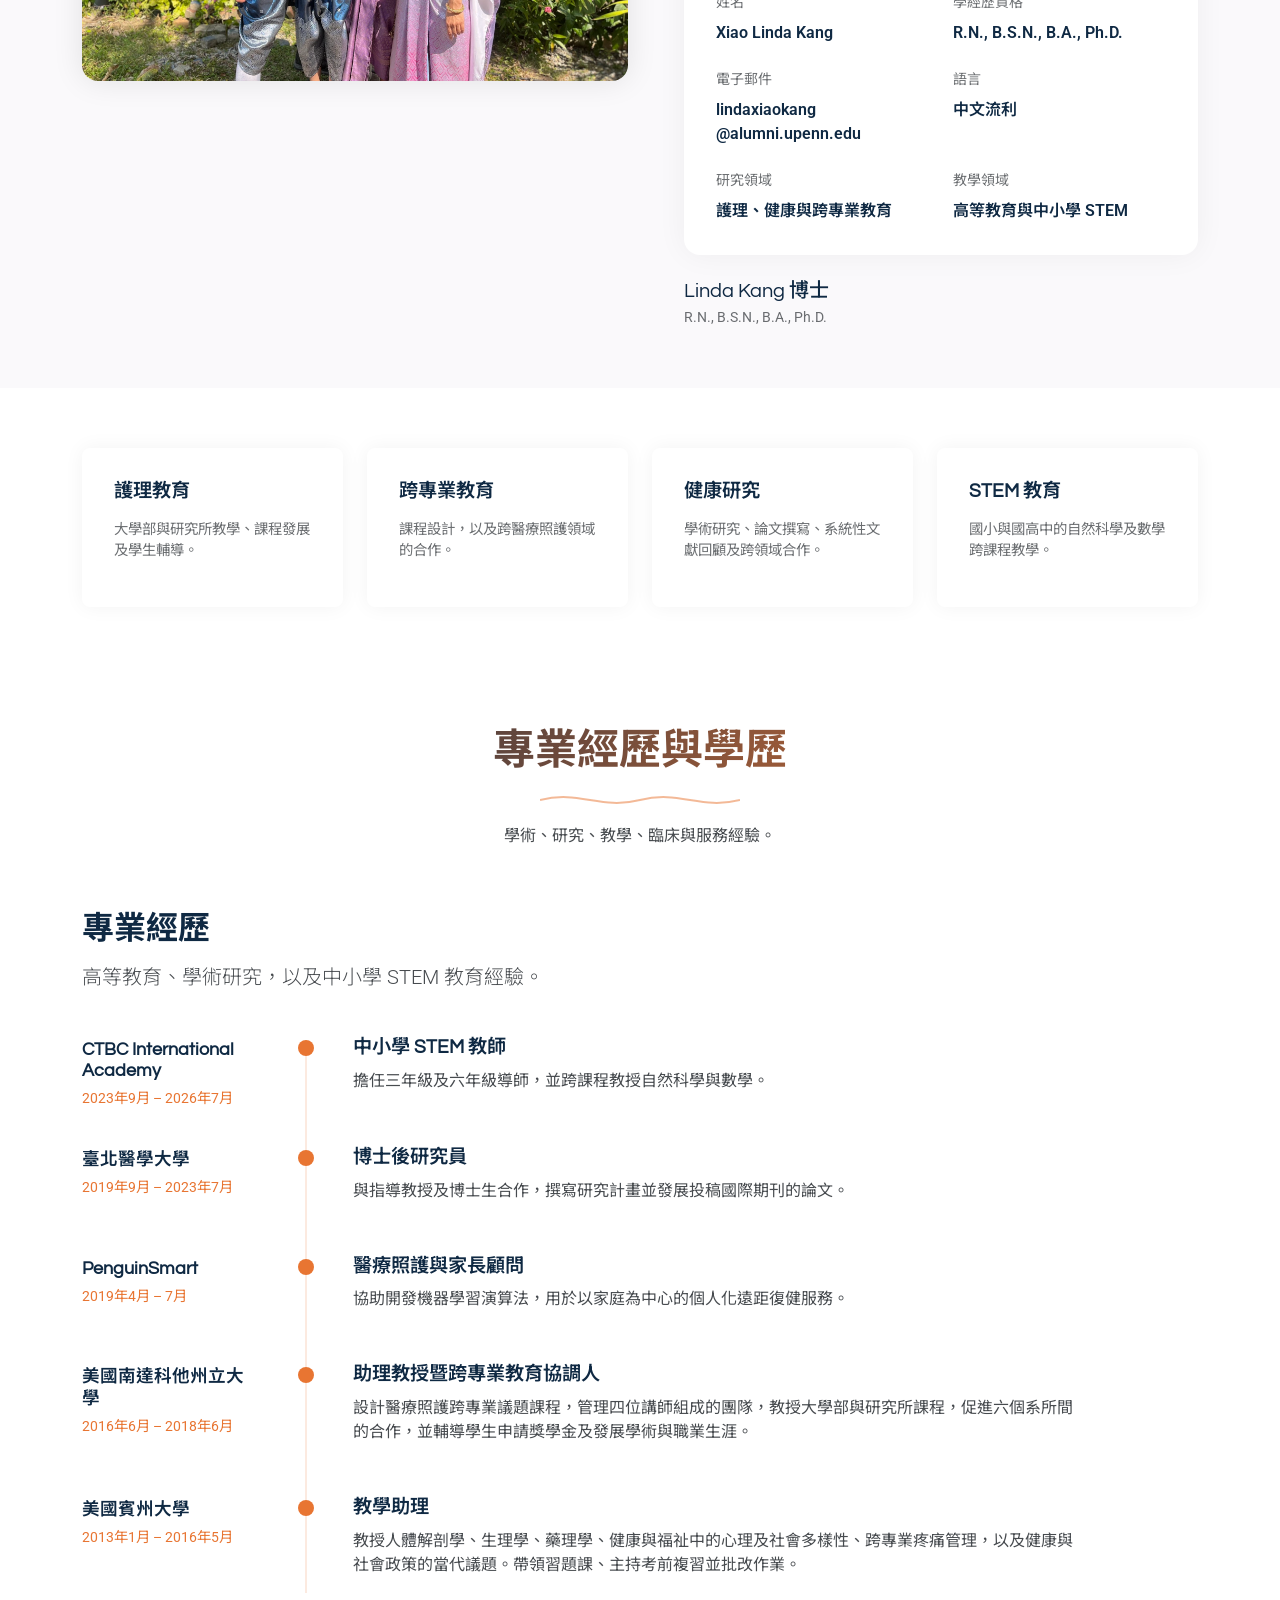
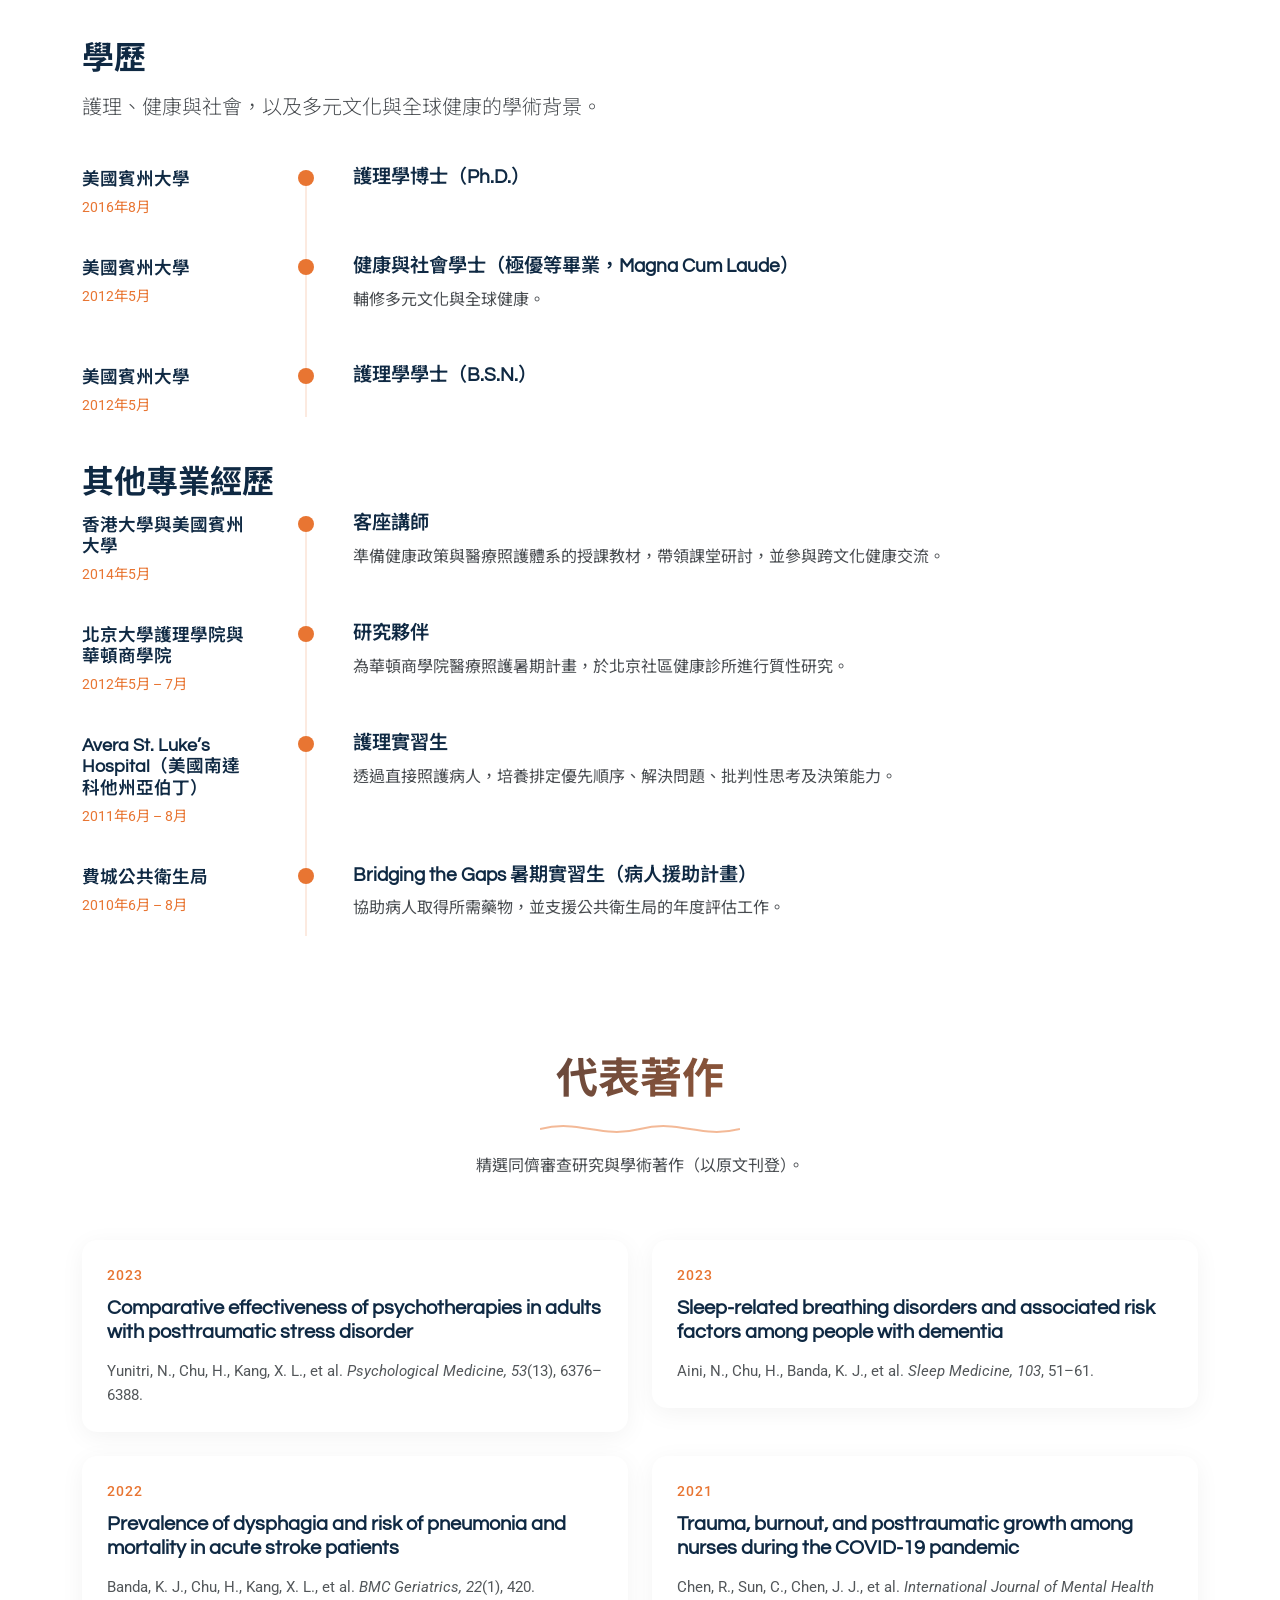
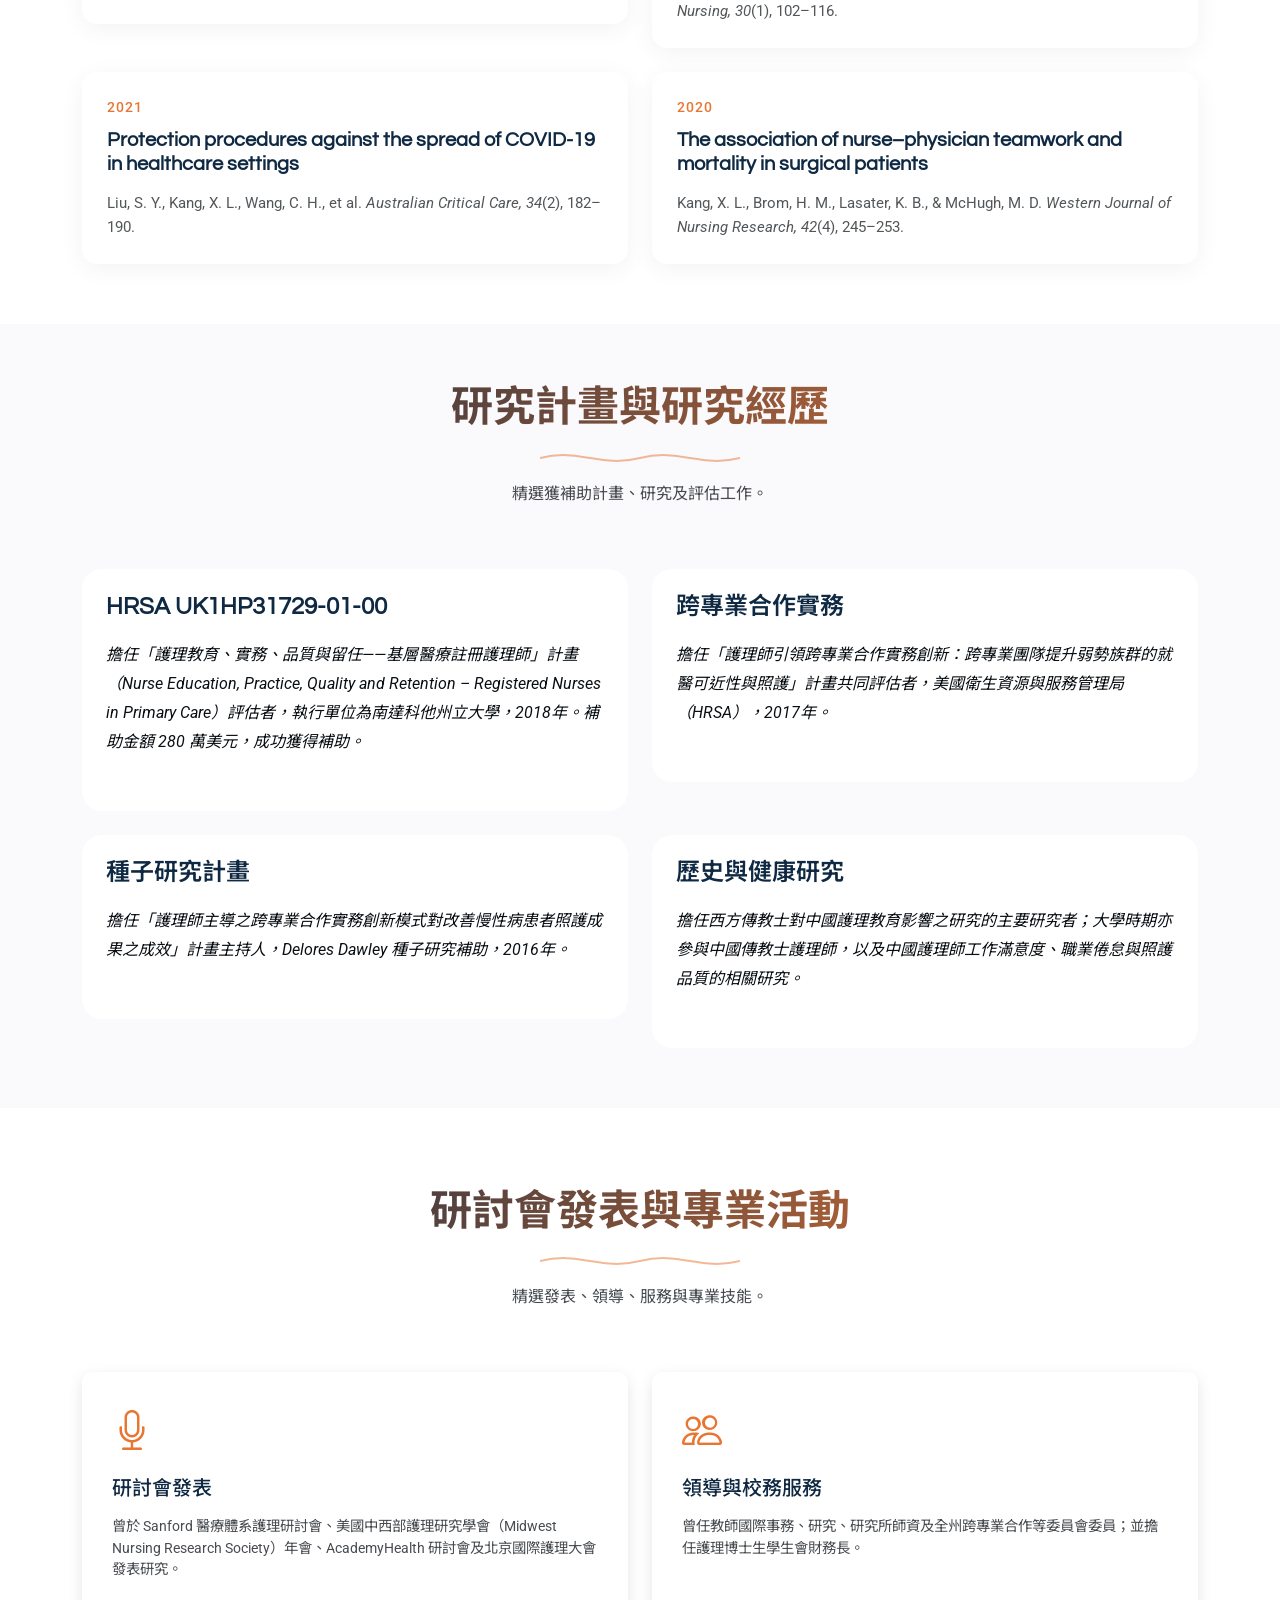
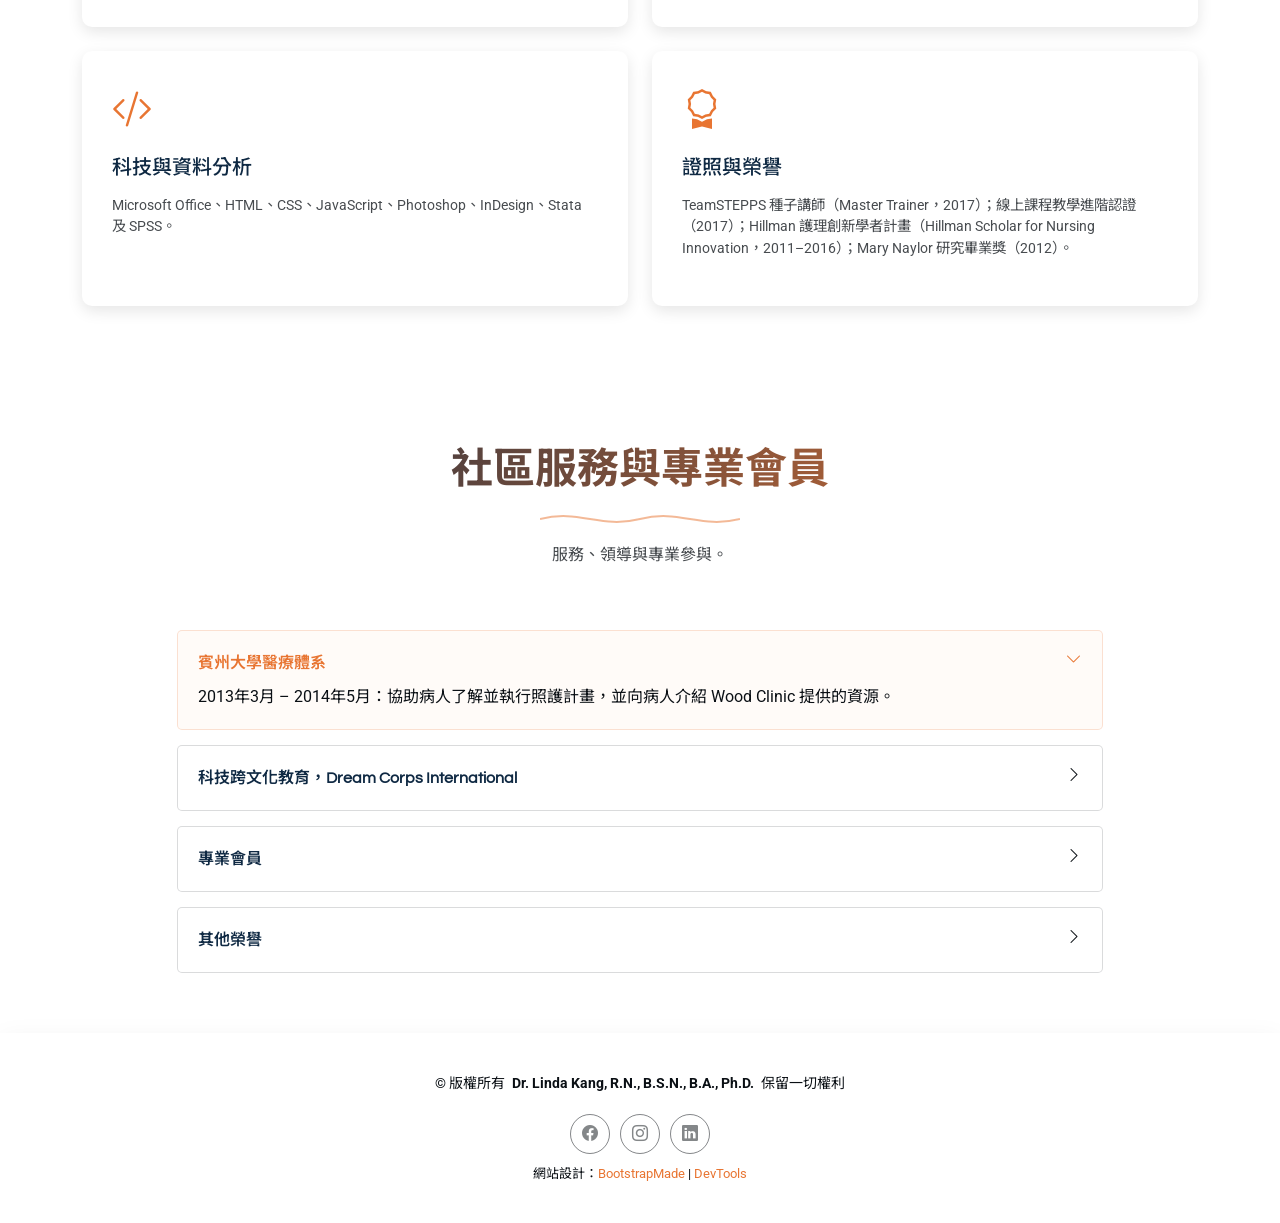
<file: zh/index.html>
<!DOCTYPE html>
<html lang="zh-Hant-TW">

<head>
  <meta charset="utf-8">
  <meta content="width=device-width, initial-scale=1.0" name="viewport">
  <title>Linda Kang 博士（R.N., B.S.N., B.A., Ph.D.）｜護理教育者與研究者</title>
  <meta name="description" content="Linda Kang 博士（R.N., B.S.N., B.A., Ph.D.）是一位護理教育者、研究者與 STEM 教師，具備高等教育、學術研究、跨專業教育及中小學 STEM 教學經驗。">
  <meta name="keywords" content="護理教育者, 護理研究者, 跨專業教育, STEM 教師, 護理博士, 健康教育">

  <link rel="alternate" hreflang="en" href="../index.html">
  <link rel="alternate" hreflang="zh-Hant-TW" href="index.html">

  <!-- Favicons -->
  <link href="../assets/img/favicon.png" rel="icon">
  <link href="../assets/img/apple-touch-icon.png" rel="apple-touch-icon">

  <!-- Fonts -->
  <link href="https://fonts.googleapis.com" rel="preconnect">
  <link href="https://fonts.gstatic.com" rel="preconnect" crossorigin>
  <link href="https://fonts.googleapis.com/css2?family=Roboto:ital,wght@0,100;0,300;0,400;0,500;0,700;0,900;1,100;1,300;1,400;1,500;1,700;1,900&family=Noto+Sans:ital,wght@0,100;0,200;0,300;0,400;0,500;0,600;0,700;0,800;0,900;1,100;1,200;1,300;1,400;1,500;1,600;1,700;1,800;1,900&family=Questrial:wght@400&family=Noto+Sans+TC:wght@300;400;500;700&display=swap" rel="stylesheet">

  <!-- Vendor CSS Files -->
  <link href="../assets/vendor/bootstrap/css/bootstrap.min.css" rel="stylesheet">
  <link href="../assets/vendor/bootstrap-icons/bootstrap-icons.css" rel="stylesheet">
  <link href="../assets/vendor/aos/aos.css" rel="stylesheet">
  <link href="../assets/vendor/glightbox/css/glightbox.min.css" rel="stylesheet">
  <link href="../assets/vendor/swiper/swiper-bundle.min.css" rel="stylesheet">

  <!-- Main CSS File -->
  <link href="../assets/css/main.css" rel="stylesheet">

  <!-- =======================================================
  * Template Name: EasyFolio
  * Template URL: https://bootstrapmade.com/easyfolio-bootstrap-portfolio-template/
  * Updated: Feb 21 2025 with Bootstrap v5.3.3
  * Author: BootstrapMade.com
  * License: https://bootstrapmade.com/license/
  ======================================================== -->
</head>

<body class="index-page">

  <header id="header" class="header d-flex align-items-center sticky-top">
    <div class="header-container container-fluid container-xl position-relative d-flex align-items-center justify-content-between">

      <a href="index.html" class="logo d-flex align-items-center me-auto me-xl-0">
        <!-- Uncomment the line below if you also wish to use an image logo -->
        <!-- <img src="../assets/img/logo.webp" alt=""> -->
        <h1 class="sitename">Dr. Linda Kang, R.N., B.S.N., B.A., Ph.D.</h1>
      </a>

      <nav id="navmenu" class="navmenu">
        <ul>
          <li><a href="index.html" class="active">首頁</a></li>
          <li><a href="about.html">關於我</a></li>
          <li><a href="resources.html">資源</a></li>
          <li><a href="work-with-me.html">與我合作</a></li>
          <li><a href="https://phdadhdmom.substack.com/">部落格</a></li>
        </ul>
        <i class="mobile-nav-toggle d-xl-none bi bi-list"></i>
      </nav>

      <div class="header-social-links">
        <a href="https://www.facebook.com/groups/229477850441076/user/624431/" class="facebook"><i class="bi bi-facebook"></i></a>
        <a href="https://www.instagram.com/phdadhdmom" class="instagram"><i class="bi bi-instagram"></i></a>
        <a href="https://tw.linkedin.com/in/xiao-kang-ph-d-6a786524" class="linkedin"><i class="bi bi-linkedin"></i></a>
      </div>

      <div class="lang-switch" aria-label="Language / 語言">
        <a href="../index.html" lang="en" hreflang="en">EN</a>
        <span class="sep">|</span>
        <a href="index.html" lang="zh-Hant-TW" hreflang="zh-Hant-TW" class="active" aria-current="true">繁中</a>
      </div>

    </div>
  </header>

  <main class="main">

    <!-- Hero Section -->
    <section id="hero" class="hero section">
      <div class="container" data-aos="fade-up" data-aos-delay="100">
        <div class="row align-items-center content">
          <div class="col-lg-6" data-aos="fade-up" data-aos-delay="200">
            <h2>神經多樣性的教育者、家長與研究者</h2>
            <p class="lead">Linda Kang 博士（R.N., B.S.N., B.A., Ph.D.）是一位神經多樣性的教育者，也是兩個神經多樣性孩子的家長。她將親身經驗與護理、研究及 STEM 教育背景相結合，以同理且有實證依據的方式，支持神經多樣性的學習者與家庭。</p>
            <div class="cta-buttons" data-aos="fade-up" data-aos-delay="300">
              <a href="#resume" class="btn btn-primary">查看經歷</a>
              <a href="work-with-me.html" class="btn btn-outline">與我合作</a>
            </div>
            <div class="hero-stats" data-aos="fade-up" data-aos-delay="400">
              <div class="stat-item"><span class="stat-number">10+</span><span class="stat-label">年高等教育與研究經驗</span></div>
              <div class="stat-item"><span class="stat-number">10+</span><span class="stat-label">篇同儕審查論文</span></div>
              <div class="stat-item"><span class="stat-number">15+</span><span class="stat-label">年教學與教育經驗</span></div>
            </div>
          </div>
          <div class="col-lg-6">
            <div class="hero-image">
              <img src="../assets/img/profile/profile-1.webp" alt="Linda Kang 博士" class="img-fluid" data-aos="zoom-out" data-aos-delay="300">
              <div class="shape-1"></div><div class="shape-2"></div>
            </div>
          </div>
        </div>
      </div>
    </section><!-- /Hero Section -->

    <!-- About Section -->
    <section id="about" class="about section light-background">
      <div class="container section-title" data-aos="fade-up">
        <h2>關於我</h2>
        <div class="title-shape"><svg viewBox="0 0 200 20" xmlns="http://www.w3.org/2000/svg"><path d="M 0,10 C 40,0 60,20 100,10 C 140,0 160,20 200,10" fill="none" stroke="currentColor" stroke-width="2"></path></svg></div>
        <p>身為神經多樣性的教育者與兩個神經多樣性孩子的家長，結合親身經驗與護理、研究及 STEM 教育專業。</p>
      </div>
      <div class="container" data-aos="fade-up" data-aos-delay="100">
        <div class="row align-items-center">
          <div class="col-lg-6 position-relative" data-aos="fade-right" data-aos-delay="200">
            <div class="about-image"><img src="../assets/img/profile/profile-square-2.webp" alt="Linda Kang 博士" class="img-fluid rounded-4"></div>
          </div>
          <div class="col-lg-6" data-aos="fade-left" data-aos-delay="300">
            <div class="about-content">
              <span class="subtitle">關於我</span>
              <h2>親身經歷神經多樣性，以教育為志業</h2>
              <p class="lead mb-4">Linda Kang 博士本身是神經多樣性者，也是兩個神經多樣性孩子的家長。這不僅是她的專業領域，更是她的生命經驗，深深影響她如何理解學習、溝通、融合，以及孩子們各自不同的成長與發展方式。</p>
              <p class="mb-4">除了親身經驗，她擁有美國賓州大學護理學博士學位、健康與社會學士學位、護理學學士學位，並輔修多元文化與全球健康。她的職涯橫跨大學教學、跨專業教育、博士後研究、中小學 STEM 教學、健康研究、學術發表、研究計畫、研討會發表及社區服務。</p>
              <div class="alert alert-light border rounded-4 p-4 mb-4">
                <h3 class="h5 mb-2">親身經驗很重要</h3>
                <p class="mb-0">身為養育兩個神經多樣性孩子的神經多樣性者，Kang 博士深知支持應從傾聽、尊重、看見優勢，以及每位學習者的個別需求開始，而不是套用一體適用的成功定義。</p>
              </div>
              <div class="personal-info"><div class="row g-4">
                <div class="col-6"><div class="info-item"><span class="label">姓名</span><span class="value">Xiao Linda Kang</span></div></div>
                <div class="col-6"><div class="info-item"><span class="label">學經歷資格</span><span class="value">R.N., B.S.N., B.A., Ph.D.</span></div></div>
                <div class="col-6"><div class="info-item"><span class="label">電子郵件</span><span class="value">lindaxiaokang<wbr />@alumni.upenn.edu</span></div></div>
                <div class="col-6"><div class="info-item"><span class="label">語言</span><span class="value">中文流利</span></div></div>
                <div class="col-6"><div class="info-item"><span class="label">研究領域</span><span class="value">護理、健康與跨專業教育</span></div></div>
                <div class="col-6"><div class="info-item"><span class="label">教學領域</span><span class="value">高等教育與中小學 STEM</span></div></div>
              </div></div>
              <div class="signature mt-4">
                <div class="signature-info"><h4>Linda Kang 博士</h4><p>R.N., B.S.N., B.A., Ph.D.</p></div>
              </div>
            </div>
          </div>
        </div>
      </div>
    </section><!-- /About Section -->

    <!-- Skills Section -->
    <section id="skills" class="skills section">
      <div class="container" data-aos="fade-up" data-aos-delay="100">
        <div class="row g-4 skills-animation">
          <div class="col-md-6 col-lg-3"><div class="skill-box"><h3>護理教育</h3><p>大學部與研究所教學、課程發展及學生輔導。</p></div></div>
          <div class="col-md-6 col-lg-3"><div class="skill-box"><h3>跨專業教育</h3><p>課程設計，以及跨醫療照護領域的合作。</p></div></div>
          <div class="col-md-6 col-lg-3"><div class="skill-box"><h3>健康研究</h3><p>學術研究、論文撰寫、系統性文獻回顧及跨領域合作。</p></div></div>
          <div class="col-md-6 col-lg-3"><div class="skill-box"><h3>STEM 教育</h3><p>國小與國高中的自然科學及數學跨課程教學。</p></div></div>
        </div>
      </div>
    </section><!-- /Skills Section -->

    <!-- Resume Section -->
    <section id="resume" class="resume section">
      <div class="container section-title" data-aos="fade-up">
        <h2>專業經歷與學歷</h2>
        <div class="title-shape"><svg viewBox="0 0 200 20" xmlns="http://www.w3.org/2000/svg"><path d="M 0,10 C 40,0 60,20 100,10 C 140,0 160,20 200,10" fill="none" stroke="currentColor" stroke-width="2"></path></svg></div>
        <p>學術、研究、教學、臨床與服務經驗。</p>
      </div>
      <div class="container" data-aos="fade-up" data-aos-delay="100">
        <div class="row"><div class="col-12"><div class="resume-wrapper">
          <div class="resume-block" data-aos="fade-up">
            <h2>專業經歷</h2>
            <p class="lead">高等教育、學術研究，以及中小學 STEM 教育經驗。</p>
            <div class="timeline">
              <div class="timeline-item"><div class="timeline-left"><h4 class="company">CTBC International Academy</h4><span class="period">2023年9月 – 2026年7月</span></div><div class="timeline-dot"></div><div class="timeline-right"><h3 class="position">中小學 STEM 教師</h3><p class="description">擔任三年級及六年級導師，並跨課程教授自然科學與數學。</p></div></div>
              <div class="timeline-item"><div class="timeline-left"><h4 class="company">臺北醫學大學</h4><span class="period">2019年9月 – 2023年7月</span></div><div class="timeline-dot"></div><div class="timeline-right"><h3 class="position">博士後研究員</h3><p class="description">與指導教授及博士生合作，撰寫研究計畫並發展投稿國際期刊的論文。</p></div></div>
              <div class="timeline-item"><div class="timeline-left"><h4 class="company">PenguinSmart</h4><span class="period">2019年4月 – 7月</span></div><div class="timeline-dot"></div><div class="timeline-right"><h3 class="position">醫療照護與家長顧問</h3><p class="description">協助開發機器學習演算法，用於以家庭為中心的個人化遠距復健服務。</p></div></div>
              <div class="timeline-item"><div class="timeline-left"><h4 class="company">美國南達科他州立大學</h4><span class="period">2016年6月 – 2018年6月</span></div><div class="timeline-dot"></div><div class="timeline-right"><h3 class="position">助理教授暨跨專業教育協調人</h3><p class="description">設計醫療照護跨專業議題課程，管理四位講師組成的團隊，教授大學部與研究所課程，促進六個系所間的合作，並輔導學生申請獎學金及發展學術與職業生涯。</p></div></div>
              <div class="timeline-item"><div class="timeline-left"><h4 class="company">美國賓州大學</h4><span class="period">2013年1月 – 2016年5月</span></div><div class="timeline-dot"></div><div class="timeline-right"><h3 class="position">教學助理</h3><p class="description">教授人體解剖學、生理學、藥理學、健康與福祉中的心理及社會多樣性、跨專業疼痛管理，以及健康與社會政策的當代議題。帶領習題課、主持考前複習並批改作業。</p></div></div>
            </div>
          </div>

          <div class="resume-block" data-aos="fade-up">
            <h2>學歷</h2>
            <p class="lead">護理、健康與社會，以及多元文化與全球健康的學術背景。</p>
            <div class="timeline">
              <div class="timeline-item"><div class="timeline-left"><h4 class="company">美國賓州大學</h4><span class="period">2016年8月</span></div><div class="timeline-dot"></div><div class="timeline-right"><h3 class="position">護理學博士（Ph.D.）</h3></div></div>
              <div class="timeline-item"><div class="timeline-left"><h4 class="company">美國賓州大學</h4><span class="period">2012年5月</span></div><div class="timeline-dot"></div><div class="timeline-right"><h3 class="position">健康與社會學士（極優等畢業，Magna Cum Laude）</h3><p class="description">輔修多元文化與全球健康。</p></div></div>
              <div class="timeline-item"><div class="timeline-left"><h4 class="company">美國賓州大學</h4><span class="period">2012年5月</span></div><div class="timeline-dot"></div><div class="timeline-right"><h3 class="position">護理學學士（B.S.N.）</h3></div></div>
            </div>
          </div>

          <div class="resume-block" data-aos="fade-up">
            <h2>其他專業經歷</h2>
            <div class="timeline">
              <div class="timeline-item"><div class="timeline-left"><h4 class="company">香港大學與美國賓州大學</h4><span class="period">2014年5月</span></div><div class="timeline-dot"></div><div class="timeline-right"><h3 class="position">客座講師</h3><p class="description">準備健康政策與醫療照護體系的授課教材，帶領課堂研討，並參與跨文化健康交流。</p></div></div>
              <div class="timeline-item"><div class="timeline-left"><h4 class="company">北京大學護理學院與華頓商學院</h4><span class="period">2012年5月 – 7月</span></div><div class="timeline-dot"></div><div class="timeline-right"><h3 class="position">研究夥伴</h3><p class="description">為華頓商學院醫療照護暑期計畫，於北京社區健康診所進行質性研究。</p></div></div>
              <div class="timeline-item"><div class="timeline-left"><h4 class="company">Avera St. Luke’s Hospital（美國南達科他州亞伯丁）</h4><span class="period">2011年6月 – 8月</span></div><div class="timeline-dot"></div><div class="timeline-right"><h3 class="position">護理實習生</h3><p class="description">透過直接照護病人，培養排定優先順序、解決問題、批判性思考及決策能力。</p></div></div>
              <div class="timeline-item"><div class="timeline-left"><h4 class="company">費城公共衛生局</h4><span class="period">2010年6月 – 8月</span></div><div class="timeline-dot"></div><div class="timeline-right"><h3 class="position">Bridging the Gaps 暑期實習生（病人援助計畫）</h3><p class="description">協助病人取得所需藥物，並支援公共衛生局的年度評估工作。</p></div></div>
            </div>
          </div>
        </div></div></div>
      </div>
    </section><!-- /Resume Section -->

    <!-- Portfolio Section -->
    <section id="portfolio" class="portfolio section">
      <div class="container section-title" data-aos="fade-up">
        <h2>代表著作</h2>
        <div class="title-shape"><svg viewBox="0 0 200 20" xmlns="http://www.w3.org/2000/svg"><path d="M 0,10 C 40,0 60,20 100,10 C 140,0 160,20 200,10" fill="none" stroke="currentColor" stroke-width="2"></path></svg></div>
        <p>精選同儕審查研究與學術著作（以原文刊登）。</p>
      </div>
      <div class="container" data-aos="fade-up" data-aos-delay="100"><div class="row g-4">
        <div class="col-lg-6"><div class="portfolio-card"><div class="portfolio-content"><span class="category">2023</span><h3>Comparative effectiveness of psychotherapies in adults with posttraumatic stress disorder</h3><p>Yunitri, N., Chu, H., Kang, X. L., et al. <em>Psychological Medicine, 53</em>(13), 6376–6388.</p></div></div></div>
        <div class="col-lg-6"><div class="portfolio-card"><div class="portfolio-content"><span class="category">2023</span><h3>Sleep-related breathing disorders and associated risk factors among people with dementia</h3><p>Aini, N., Chu, H., Banda, K. J., et al. <em>Sleep Medicine, 103</em>, 51–61.</p></div></div></div>
        <div class="col-lg-6"><div class="portfolio-card"><div class="portfolio-content"><span class="category">2022</span><h3>Prevalence of dysphagia and risk of pneumonia and mortality in acute stroke patients</h3><p>Banda, K. J., Chu, H., Kang, X. L., et al. <em>BMC Geriatrics, 22</em>(1), 420.</p></div></div></div>
        <div class="col-lg-6"><div class="portfolio-card"><div class="portfolio-content"><span class="category">2021</span><h3>Trauma, burnout, and posttraumatic growth among nurses during the COVID-19 pandemic</h3><p>Chen, R., Sun, C., Chen, J. J., et al. <em>International Journal of Mental Health Nursing, 30</em>(1), 102–116.</p></div></div></div>
        <div class="col-lg-6"><div class="portfolio-card"><div class="portfolio-content"><span class="category">2021</span><h3>Protection procedures against the spread of COVID-19 in healthcare settings</h3><p>Liu, S. Y., Kang, X. L., Wang, C. H., et al. <em>Australian Critical Care, 34</em>(2), 182–190.</p></div></div></div>
        <div class="col-lg-6"><div class="portfolio-card"><div class="portfolio-content"><span class="category">2020</span><h3>The association of nurse–physician teamwork and mortality in surgical patients</h3><p>Kang, X. L., Brom, H. M., Lasater, K. B., &amp; McHugh, M. D. <em>Western Journal of Nursing Research, 42</em>(4), 245–253.</p></div></div></div>
      </div></div>
    </section><!-- /Portfolio Section -->

    <!-- Grants Section -->
    <section id="testimonials" class="testimonials section light-background">
      <div class="container section-title" data-aos="fade-up">
        <h2>研究計畫與研究經歷</h2>
        <div class="title-shape"><svg viewBox="0 0 200 20" xmlns="http://www.w3.org/2000/svg"><path d="M 0,10 C 40,0 60,20 100,10 C 140,0 160,20 200,10" fill="none" stroke="currentColor" stroke-width="2"></path></svg></div>
        <p>精選獲補助計畫、研究及評估工作。</p>
      </div>
      <div class="container" data-aos="fade-up" data-aos-delay="100">
        <div class="row g-4">
          <div class="col-lg-6"><div class="testimonial-item p-4"><h2>HRSA UK1HP31729-01-00</h2><p>擔任「護理教育、實務、品質與留任——基層醫療註冊護理師」計畫（Nurse Education, Practice, Quality and Retention – Registered Nurses in Primary Care）評估者，執行單位為南達科他州立大學，2018年。補助金額 280 萬美元，成功獲得補助。</p></div></div>
          <div class="col-lg-6"><div class="testimonial-item p-4"><h2>跨專業合作實務</h2><p>擔任「護理師引領跨專業合作實務創新：跨專業團隊提升弱勢族群的就醫可近性與照護」計畫共同評估者，美國衛生資源與服務管理局（HRSA），2017年。</p></div></div>
          <div class="col-lg-6"><div class="testimonial-item p-4"><h2>種子研究計畫</h2><p>擔任「護理師主導之跨專業合作實務創新模式對改善慢性病患者照護成果之成效」計畫主持人，Delores Dawley 種子研究補助，2016年。</p></div></div>
          <div class="col-lg-6"><div class="testimonial-item p-4"><h2>歷史與健康研究</h2><p>擔任西方傳教士對中國護理教育影響之研究的主要研究者；大學時期亦參與中國傳教士護理師，以及中國護理師工作滿意度、職業倦怠與照護品質的相關研究。</p></div></div>
        </div>
      </div>
    </section><!-- /Grants Section -->

    <!-- Services Section -->
    <section id="services" class="services section">
      <div class="container section-title" data-aos="fade-up">
        <h2>研討會發表與專業活動</h2>
        <div class="title-shape"><svg viewBox="0 0 200 20" xmlns="http://www.w3.org/2000/svg"><path d="M 0,10 C 40,0 60,20 100,10 C 140,0 160,20 200,10" fill="none" stroke="currentColor" stroke-width="2"></path></svg></div>
        <p>精選發表、領導、服務與專業技能。</p>
      </div>
      <div class="container" data-aos="fade-up" data-aos-delay="100"><div class="row g-4">
        <div class="col-md-6"><div class="service-item"><i class="bi bi-mic icon"></i><h3>研討會發表</h3><p>曾於 Sanford 醫療體系護理研討會、美國中西部護理研究學會（Midwest Nursing Research Society）年會、AcademyHealth 研討會及北京國際護理大會發表研究。</p></div></div>
        <div class="col-md-6"><div class="service-item"><i class="bi bi-people icon"></i><h3>領導與校務服務</h3><p>曾任教師國際事務、研究、研究所師資及全州跨專業合作等委員會委員；並擔任護理博士生學生會財務長。</p></div></div>
        <div class="col-md-6"><div class="service-item"><i class="bi bi-code-slash icon"></i><h3>科技與資料分析</h3><p>Microsoft Office、HTML、CSS、JavaScript、Photoshop、InDesign、Stata 及 SPSS。</p></div></div>
        <div class="col-md-6"><div class="service-item"><i class="bi bi-award icon"></i><h3>證照與榮譽</h3><p>TeamSTEPPS 種子講師（Master Trainer，2017）；線上課程教學進階認證（2017）；Hillman 護理創新學者計畫（Hillman Scholar for Nursing Innovation，2011–2016）；Mary Naylor 研究畢業獎（2012）。</p></div></div>
      </div></div>
    </section><!-- /Services Section -->

    <!-- FAQ Section -->
    <section id="faq" class="faq section">
      <div class="container section-title" data-aos="fade-up">
        <h2>社區服務與專業會員</h2>
        <div class="title-shape"><svg viewBox="0 0 200 20" xmlns="http://www.w3.org/2000/svg"><path d="M 0,10 C 40,0 60,20 100,10 C 140,0 160,20 200,10" fill="none" stroke="currentColor" stroke-width="2"></path></svg></div>
        <p>服務、領導與專業參與。</p>
      </div>
      <div class="container"><div class="row justify-content-center"><div class="col-lg-10" data-aos="fade-up">
        <div class="faq-container">
          <div class="faq-item faq-active"><h3>賓州大學醫療體系</h3><div class="faq-content"><p>2013年3月 – 2014年5月：協助病人了解並執行照護計畫，並向病人介紹 Wood Clinic 提供的資源。</p></div><i class="faq-toggle bi bi-chevron-right"></i></div>
          <div class="faq-item"><h3>科技跨文化教育，Dream Corps International</h3><div class="faq-content"><p>2008年6月 – 8月：與北京大學及清華大學的隊友合作，在中國鄉村地區撰寫教案、培訓教師，並建置與維護圖書館系統。</p></div><i class="faq-toggle bi bi-chevron-right"></i></div>
          <div class="faq-item"><h3>專業會員</h3><div class="faq-content"><p>國際護理榮譽學會（Sigma Theta Tau International）及美國大學學者協會（National Society of Collegiate Scholars）會員。</p></div><i class="faq-toggle bi bi-chevron-right"></i></div>
          <div class="faq-item"><h3>其他榮譽</h3><div class="faq-content"><p>Franklin 社區服務學者計畫；擔任賓州大學六個學生社團（包括 Active Minds、微型金融社及護理學生會）的平面與網站設計師，並獲得州級「最具資訊價值網站」獎。</p></div><i class="faq-toggle bi bi-chevron-right"></i></div>
        </div>
      </div></div></div>
    </section><!-- /FAQ Section -->

  </main>

  <footer id="footer" class="footer">

    <div class="container">
      <div class="copyright text-center ">
        <p>© <span>版權所有</span> <strong class="px-1 sitename">Dr. Linda Kang, R.N., B.S.N., B.A., Ph.D.</strong> <span>保留一切權利</span></p>
      </div>
      <div class="social-links d-flex justify-content-center">
        <a href="https://www.facebook.com/groups/229477850441076/user/624431/" class="facebook"><i class="bi bi-facebook"></i></a>
        <a href="https://www.instagram.com/phdadhdmom" class="instagram"><i class="bi bi-instagram"></i></a>
        <a href="https://tw.linkedin.com/in/xiao-kang-ph-d-6a786524" class="linkedin"><i class="bi bi-linkedin"></i></a>
      </div>
      <div class="credits">
        <!-- All the links in the footer should remain intact. -->
        <!-- You can delete the links only if you've purchased the pro version. -->
        <!-- Licensing information: https://bootstrapmade.com/license/ -->
        <!-- Purchase the pro version with working PHP/AJAX contact form: [buy-url] -->
        網站設計：<a href="https://bootstrapmade.com/">BootstrapMade</a> | <a href="https://bootstrapmade.com/tools/">DevTools</a>
      </div>
    </div>

  </footer>

  <!-- Scroll Top -->
  <a href="#" id="scroll-top" class="scroll-top d-flex align-items-center justify-content-center"><i class="bi bi-arrow-up-short"></i></a>

  <!-- Vendor JS Files -->
  <script src="../assets/vendor/bootstrap/js/bootstrap.bundle.min.js"></script>
  <script src="../assets/vendor/php-email-form/validate.js"></script>
  <script src="../assets/vendor/aos/aos.js"></script>
  <script src="../assets/vendor/waypoints/noframework.waypoints.js"></script>
  <script src="../assets/vendor/glightbox/js/glightbox.min.js"></script>
  <script src="../assets/vendor/imagesloaded/imagesloaded.pkgd.min.js"></script>
  <script src="../assets/vendor/isotope-layout/isotope.pkgd.min.js"></script>
  <script src="../assets/vendor/swiper/swiper-bundle.min.js"></script>

  <!-- Main JS File -->
  <script src="../assets/js/main.js"></script>

</body>

</html>
</file>
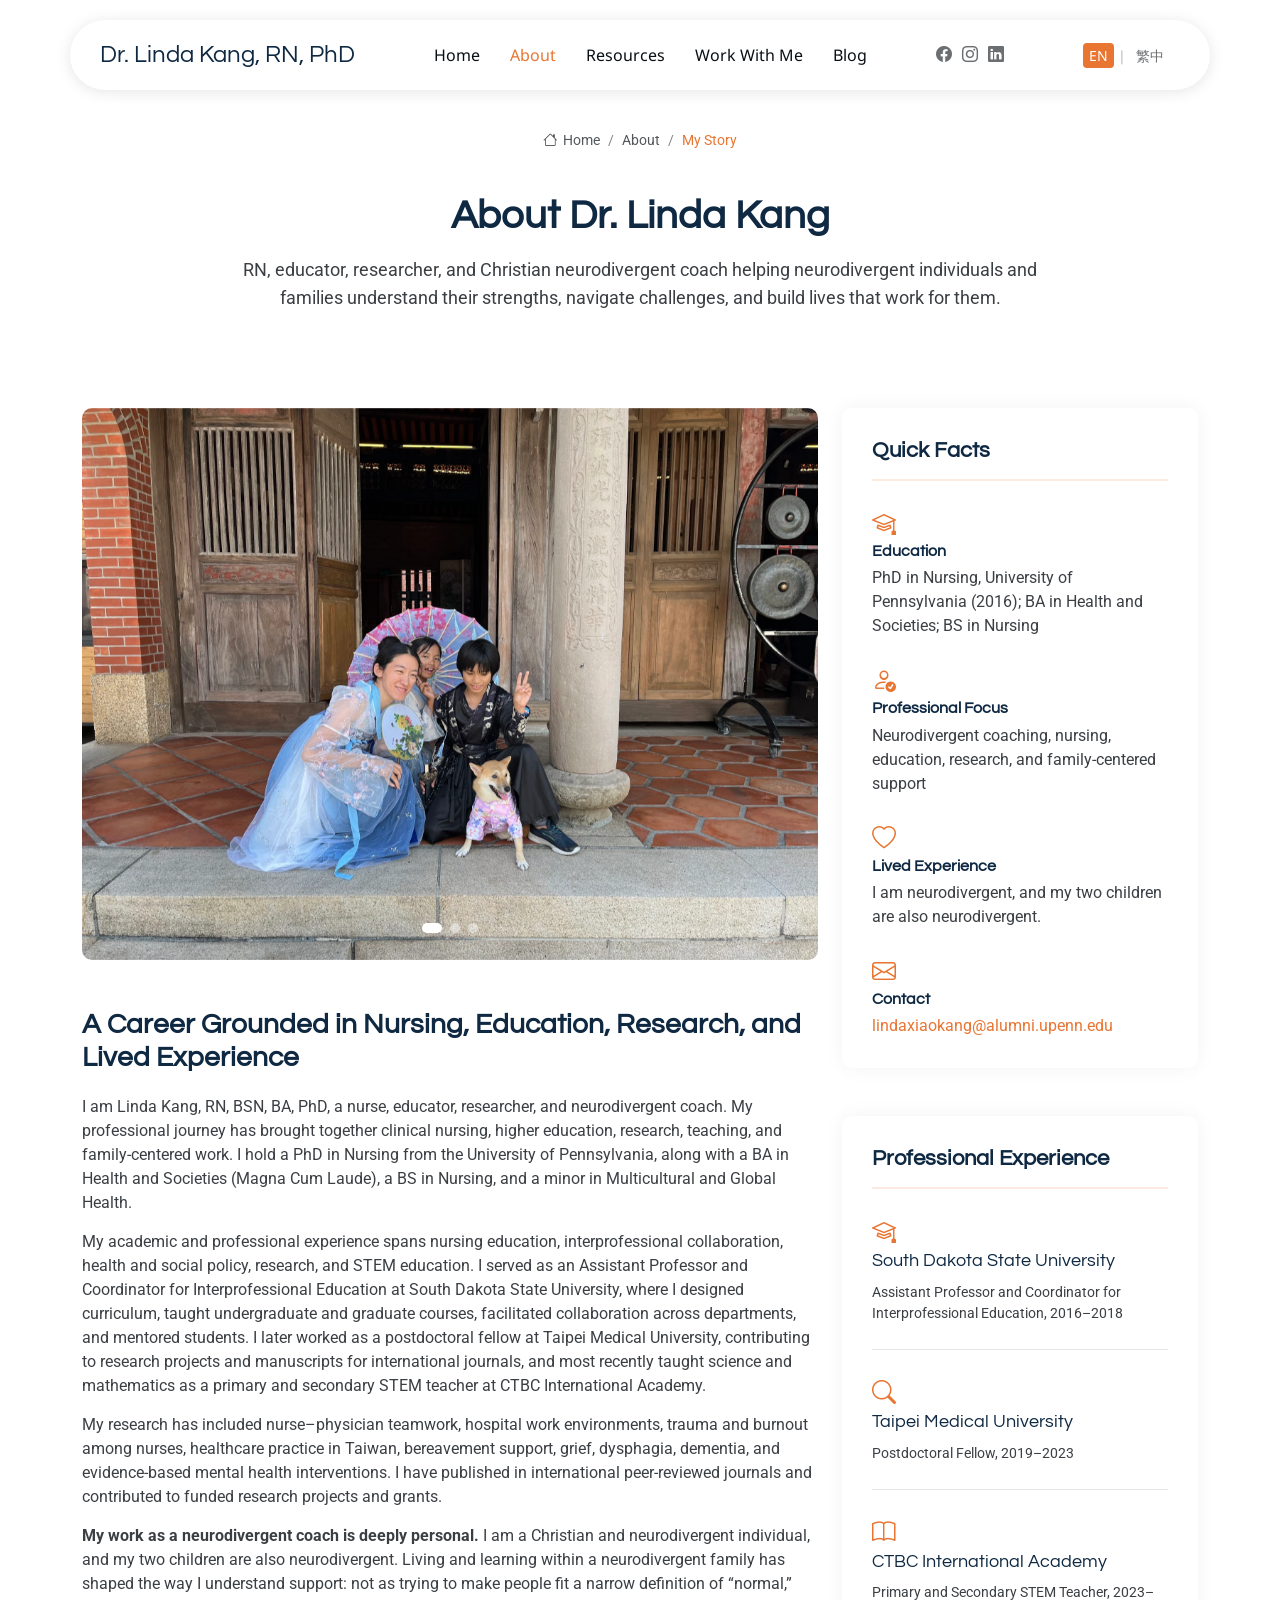
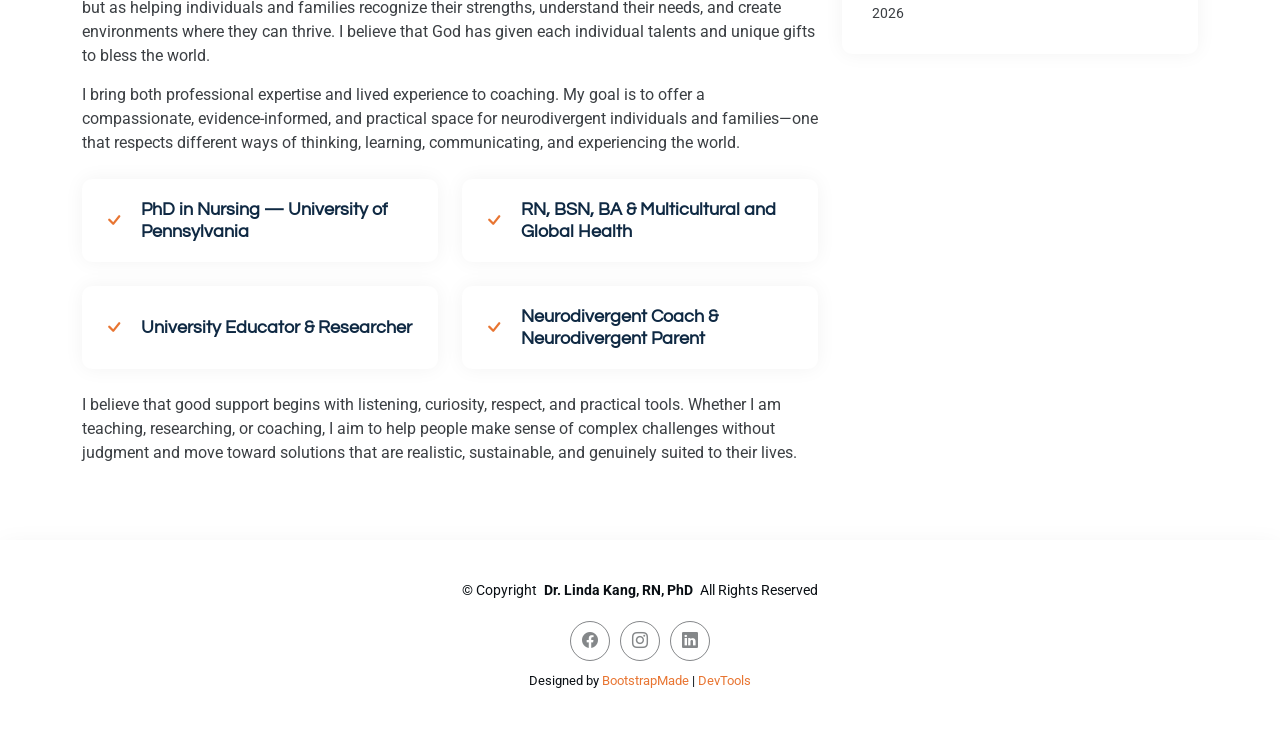
<file: about.html>
<!DOCTYPE html>
<html lang="en">

<head>
  <meta charset="utf-8">
  <meta content="width=device-width, initial-scale=1.0" name="viewport">
  <title>About Dr. Linda Kang, RN, PhD</title>
  <meta name="description" content="Learn about Dr. Linda Kang, RN, BSN, BA, PhD, a nurse, educator, researcher, and neurodivergent coach supporting neurodivergent individuals and families.">
  <meta name="keywords" content="Linda Kang, RN, PhD, neurodivergent coach, nurse, educator, researcher">

  <link rel="alternate" hreflang="en" href="about.html">
  <link rel="alternate" hreflang="zh-Hant-TW" href="zh/about.html">

  <!-- Favicons -->
  <link href="assets/img/favicon.png" rel="icon">
  <link href="assets/img/apple-touch-icon.png" rel="apple-touch-icon">

  <!-- Fonts -->
  <link href="https://fonts.googleapis.com" rel="preconnect">
  <link href="https://fonts.gstatic.com" rel="preconnect" crossorigin>
  <link href="https://fonts.googleapis.com/css2?family=Roboto:ital,wght@0,100;0,300;0,400;0,500;0,700;0,900;1,100;1,300;1,400;1,500;1,700;1,900&family=Noto+Sans:ital,wght@0,100;0,200;0,300;0,400;0,500;0,600;0,700;0,800;0,900;1,100;1,200;1,300;1,400;1,500;1,600;1,700;1,800;1,900&family=Questrial:wght@400&display=swap" rel="stylesheet">

  <!-- Vendor CSS Files -->
  <link href="assets/vendor/bootstrap/css/bootstrap.min.css" rel="stylesheet">
  <link href="assets/vendor/bootstrap-icons/bootstrap-icons.css" rel="stylesheet">
  <link href="assets/vendor/aos/aos.css" rel="stylesheet">
  <link href="assets/vendor/glightbox/css/glightbox.min.css" rel="stylesheet">
  <link href="assets/vendor/swiper/swiper-bundle.min.css" rel="stylesheet">

  <!-- Main CSS File -->
  <link href="assets/css/main.css" rel="stylesheet">

  <!-- =======================================================
  * Template Name: EasyFolio
  * Template URL: https://bootstrapmade.com/easyfolio-bootstrap-portfolio-template/
  * Updated: Feb 21 2025 with Bootstrap v5.3.3
  * Author: BootstrapMade.com
  * License: https://bootstrapmade.com/license/
  ======================================================== -->
</head>

<body class="service-details-page">

  <header id="header" class="header d-flex align-items-center sticky-top">
    <div class="header-container container-fluid container-xl position-relative d-flex align-items-center justify-content-between">

      <a href="index.html" class="logo d-flex align-items-center me-auto me-xl-0">
        <!-- Uncomment the line below if you also wish to use an image logo -->
        <!-- <img src="assets/img/logo.webp" alt=""> -->
        <h1 class="sitename">Dr. Linda Kang, RN, PhD</h1>
      </a>

      <nav id="navmenu" class="navmenu">
        <ul>
          <li><a href="index.html">Home</a></li>
          <li><a href="about.html" class="active">About</a></li>
          <li><a href="resources.html">Resources</a></li>
          <li><a href="work-with-me.html">Work With Me</a></li>
          <li><a href="https://phdadhdmom.substack.com/">Blog</a></li>
        </ul>
        <i class="mobile-nav-toggle d-xl-none bi bi-list"></i>
      </nav>

      <div class="header-social-links">
        <a href="https://www.facebook.com/groups/229477850441076/user/624431/" class="facebook"><i class="bi bi-facebook"></i></a>
        <a href="https://www.instagram.com/phdadhdmom" class="instagram"><i class="bi bi-instagram"></i></a>
        <a href="https://tw.linkedin.com/in/xiao-kang-ph-d-6a786524" class="linkedin"><i class="bi bi-linkedin"></i></a>
      </div>

      <div class="lang-switch" aria-label="Language / 語言">
        <a href="about.html" lang="en" hreflang="en" class="active" aria-current="true">EN</a>
        <span class="sep">|</span>
        <a href="zh/about.html" lang="zh-Hant-TW" hreflang="zh-Hant-TW">繁中</a>
      </div>

    </div>
  </header>

  <main class="main">

    <!-- Page Title -->
    <div class="page-title">
      <div class="breadcrumbs">
        <nav aria-label="breadcrumb">
          <ol class="breadcrumb">
            <li class="breadcrumb-item"><a href="index.html"><i class="bi bi-house"></i> Home</a></li>
            <li class="breadcrumb-item"><a href="about.html">About</a></li>
            <li class="breadcrumb-item active current">My Story</li>
          </ol>
        </nav>
      </div>

      <div class="title-wrapper">
        <h1>About Dr. Linda Kang</h1>
        <p>RN, educator, researcher, and Christian neurodivergent coach helping neurodivergent individuals and families understand their strengths, navigate challenges, and build lives that work for them.</p>
      </div>
    </div><!-- End Page Title -->

    <!-- Service Details Section -->
    <section id="service-details" class="service-details section">

      <div class="container" data-aos="fade-up" data-aos-delay="100">

        <div class="row gy-4">

          <div class="col-lg-8">
            <div class="service-details-slider swiper init-swiper">
              <script type="application/json" class="swiper-config">
                {
                  "loop": true,
                  "speed": 600,
                  "autoplay": {
                    "delay": 5000
                  },
                  "slidesPerView": 1,
                  "pagination": {
                    "el": ".swiper-pagination",
                    "type": "bullets",
                    "clickable": true
                  }
                }
              </script>
              <div class="swiper-wrapper align-items-center">
                <div class="swiper-slide">
                  <img src="assets/img/profile/profile-1.webp" alt="Dr. Linda Kang" class="img-fluid" loading="lazy">
                </div>
                <div class="swiper-slide">
                  <img src="assets/img/profile/profile-square-2.webp" alt="Dr. Linda Kang" class="img-fluid" loading="lazy">
                </div>
                <div class="swiper-slide">
                  <img src="assets/img/services/services-3.webp" alt="Family consulting session" class="img-fluid" loading="lazy">
                </div>
              </div>
              <div class="swiper-pagination"></div>
            </div>

            <div class="content mt-5">
              <h3>A Career Grounded in Nursing, Education, Research, and Lived Experience</h3>
              <p>I am Linda Kang, RN, BSN, BA, PhD, a nurse, educator, researcher, and neurodivergent coach. My professional journey has brought together clinical nursing, higher education, research, teaching, and family-centered work. I hold a PhD in Nursing from the University of Pennsylvania, along with a BA in Health and Societies (Magna Cum Laude), a BS in Nursing, and a minor in Multicultural and Global Health.</p>
              <p>My academic and professional experience spans nursing education, interprofessional collaboration, health and social policy, research, and STEM education. I served as an Assistant Professor and Coordinator for Interprofessional Education at South Dakota State University, where I designed curriculum, taught undergraduate and graduate courses, facilitated collaboration across departments, and mentored students. I later worked as a postdoctoral fellow at Taipei Medical University, contributing to research projects and manuscripts for international journals, and most recently taught science and mathematics as a primary and secondary STEM teacher at CTBC International Academy.</p>
              <p>My research has included nurse–physician teamwork, hospital work environments, trauma and burnout among nurses, healthcare practice in Taiwan, bereavement support, grief, dysphagia, dementia, and evidence-based mental health interventions. I have published in international peer-reviewed journals and contributed to funded research projects and grants.</p>
              <p><strong>My work as a neurodivergent coach is deeply personal.</strong> I am a Christian and neurodivergent individual, and my two children are also neurodivergent. Living and learning within a neurodivergent family has shaped the way I understand support: not as trying to make people fit a narrow definition of “normal,” but as helping individuals and families recognize their strengths, understand their needs, and create environments where they can thrive. I believe that God has given each individual talents and unique gifts to bless the world. </p>
              <p>I bring both professional expertise and lived experience to coaching. My goal is to offer a compassionate, evidence-informed, and practical space for neurodivergent individuals and families—one that respects different ways of thinking, learning, communicating, and experiencing the world.</p>
              <div class="features mt-4"><div class="row gy-4"><div class="col-md-6" data-aos="fade-up" data-aos-delay="100"><div class="feature-box d-flex align-items-center"><i class="bi bi-check"></i><h4>PhD in Nursing — University of Pennsylvania</h4></div></div><div class="col-md-6" data-aos="fade-up" data-aos-delay="200"><div class="feature-box d-flex align-items-center"><i class="bi bi-check"></i><h4>RN, BSN, BA &amp; Multicultural and Global Health</h4></div></div><div class="col-md-6" data-aos="fade-up" data-aos-delay="300"><div class="feature-box d-flex align-items-center"><i class="bi bi-check"></i><h4>University Educator &amp; Researcher</h4></div></div><div class="col-md-6" data-aos="fade-up" data-aos-delay="400"><div class="feature-box d-flex align-items-center"><i class="bi bi-check"></i><h4>Neurodivergent Coach &amp; Neurodivergent Parent</h4></div></div></div></div>
              <p class="mt-4">I believe that good support begins with listening, curiosity, respect, and practical tools. Whether I am teaching, researching, or coaching, I aim to help people make sense of complex challenges without judgment and move toward solutions that are realistic, sustainable, and genuinely suited to their lives.</p>
            </div>
          </div>

          <div class="col-lg-4">
            <div class="service-info"><h4>Quick Facts</h4><div class="info-item"><i class="bi bi-mortarboard"></i><h5>Education</h5><p>PhD in Nursing, University of Pennsylvania (2016); BA in Health and Societies; BS in Nursing</p></div><div class="info-item"><i class="bi bi-person-check"></i><h5>Professional Focus</h5><p>Neurodivergent coaching, nursing, education, research, and family-centered support</p></div><div class="info-item"><i class="bi bi-heart"></i><h5>Lived Experience</h5><p>I am neurodivergent, and my two children are also neurodivergent.</p></div><div class="info-item"><i class="bi bi-envelope"></i><h5>Contact</h5><p><a href="mailto:lindaxiaokang@alumni.upenn.edu">lindaxiaokang@alumni.upenn.edu</a></p></div></div><div class="related-services mt-5"><h4>Professional Experience</h4><div class="service-item"><i class="bi bi-mortarboard"></i><h5>South Dakota State University</h5><p>Assistant Professor and Coordinator for Interprofessional Education, 2016–2018</p></div><div class="service-item"><i class="bi bi-search"></i><h5>Taipei Medical University</h5><p>Postdoctoral Fellow, 2019–2023</p></div><div class="service-item"><i class="bi bi-book"></i><h5>CTBC International Academy</h5><p>Primary and Secondary STEM Teacher, 2023–2026</p></div></div>          </div>

        </div>

      </div>

    </section><!-- /Service Details Section -->

  </main>

  <footer id="footer" class="footer">

    <div class="container">
      <div class="copyright text-center ">
        <p>© <span>Copyright</span> <strong class="px-1 sitename">Dr. Linda Kang, RN, PhD</strong> <span>All Rights Reserved</span></p>
      </div>
      <div class="social-links d-flex justify-content-center">
        <a href="https://www.facebook.com/groups/229477850441076/user/624431/" class="facebook"><i class="bi bi-facebook"></i></a>
        <a href="https://www.instagram.com/phdadhdmom" class="instagram"><i class="bi bi-instagram"></i></a>
        <a href="https://tw.linkedin.com/in/xiao-kang-ph-d-6a786524" class="linkedin"><i class="bi bi-linkedin"></i></a>
      </div>
      <div class="credits">
        <!-- All the links in the footer should remain intact. -->
        <!-- You can delete the links only if you've purchased the pro version. -->
        <!-- Licensing information: https://bootstrapmade.com/license/ -->
        <!-- Purchase the pro version with working PHP/AJAX contact form: [buy-url] -->
        Designed by <a href="https://bootstrapmade.com/">BootstrapMade</a> | <a href="https://bootstrapmade.com/tools/">DevTools</a>
      </div>
    </div>

  </footer>

  <!-- Scroll Top -->
  <a href="#" id="scroll-top" class="scroll-top d-flex align-items-center justify-content-center"><i class="bi bi-arrow-up-short"></i></a>

  <!-- Vendor JS Files -->
  <script src="assets/vendor/bootstrap/js/bootstrap.bundle.min.js"></script>
  <script src="assets/vendor/php-email-form/validate.js"></script>
  <script src="assets/vendor/aos/aos.js"></script>
  <script src="assets/vendor/waypoints/noframework.waypoints.js"></script>
  <script src="assets/vendor/glightbox/js/glightbox.min.js"></script>
  <script src="assets/vendor/imagesloaded/imagesloaded.pkgd.min.js"></script>
  <script src="assets/vendor/isotope-layout/isotope.pkgd.min.js"></script>
  <script src="assets/vendor/swiper/swiper-bundle.min.js"></script>

  <!-- Main JS File -->
  <script src="assets/js/main.js"></script>

</body>

</html>
</file>
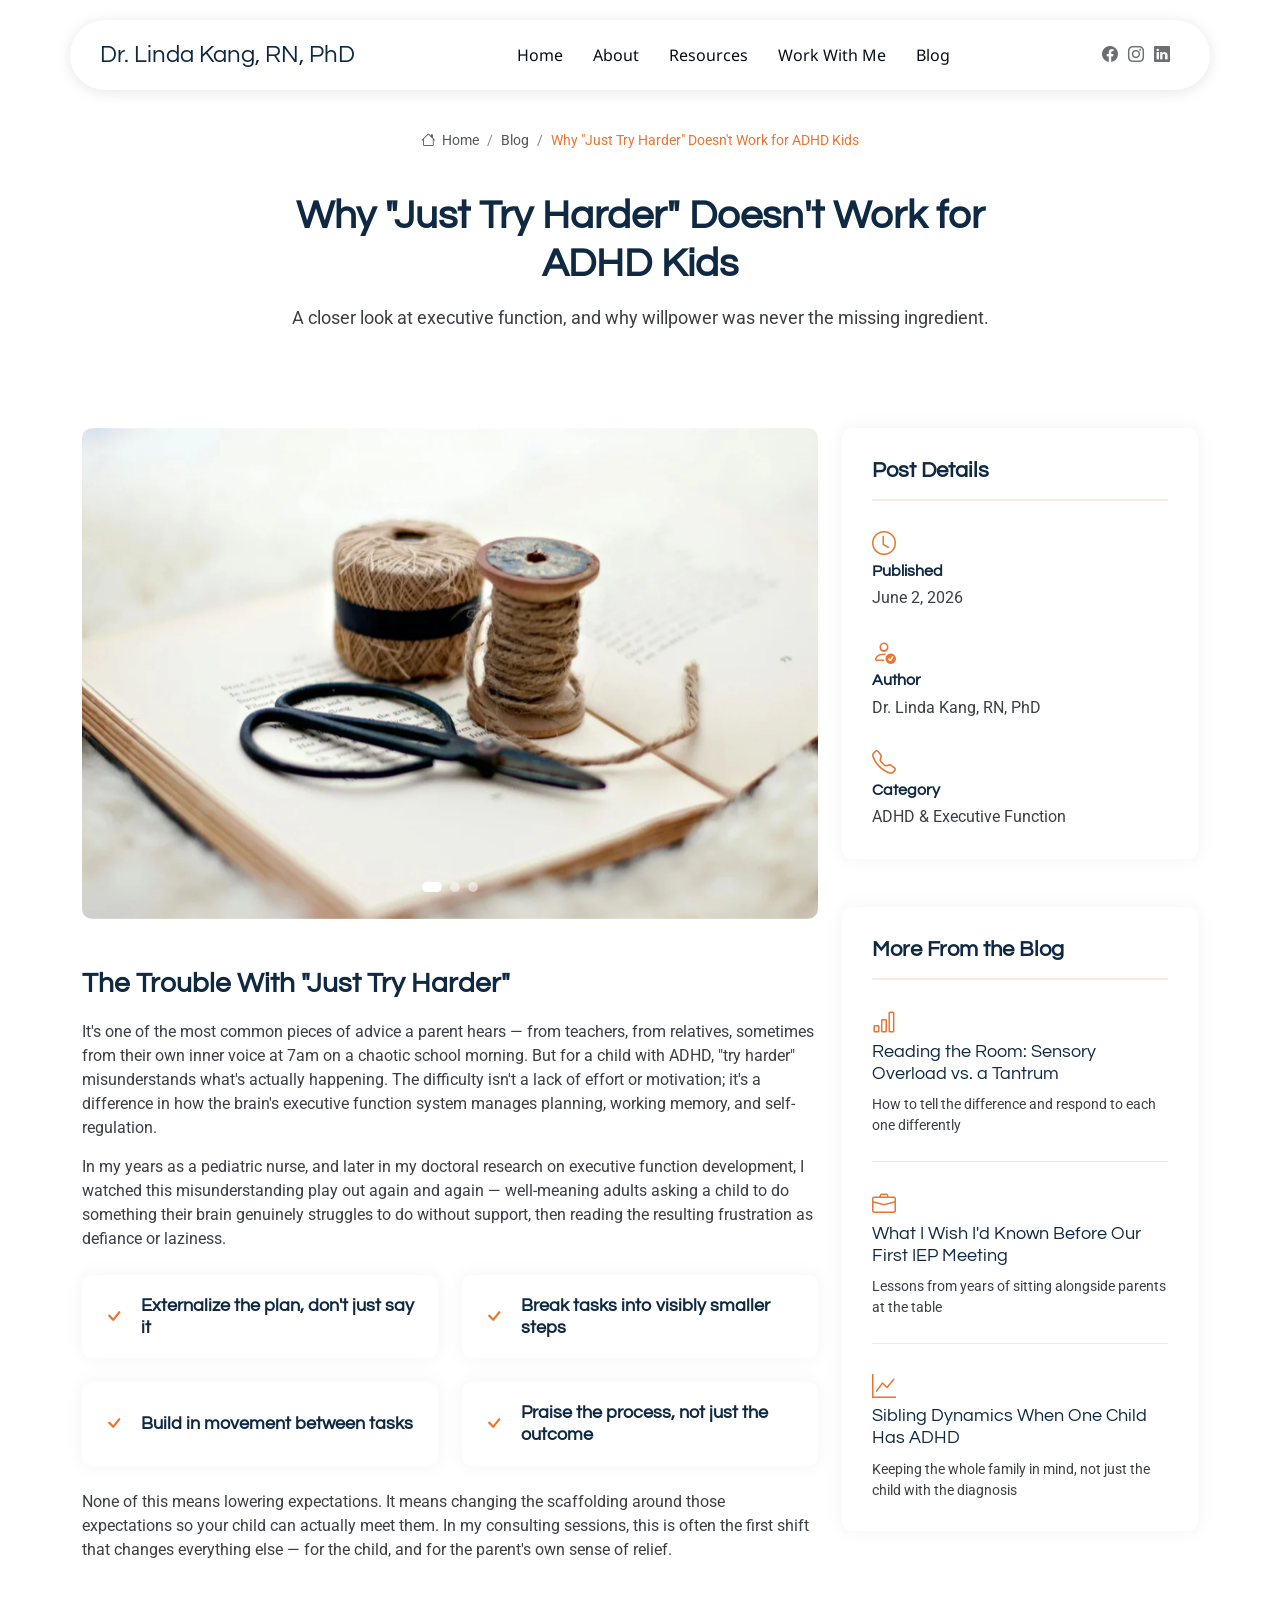
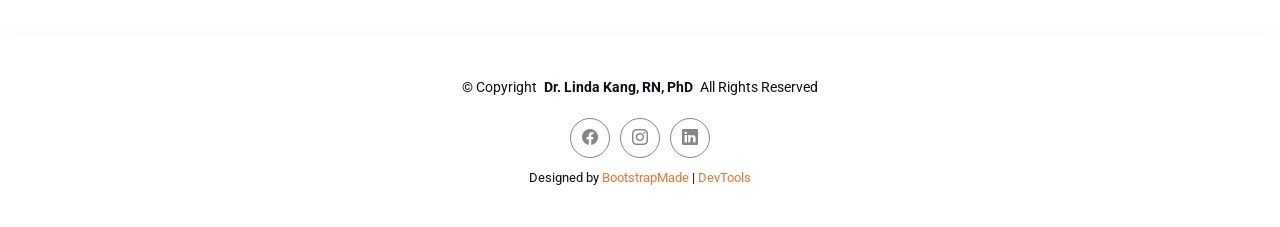
<file: blog.html>
<!DOCTYPE html>
<html lang="en">

<head>
  <meta charset="utf-8">
  <meta content="width=device-width, initial-scale=1.0" name="viewport">
  <title>Blog | Dr. Linda Kang, RN, PhD</title>
  <meta name="description" content="Reflections and practical advice on ADHD, learning differences, and family life from Dr. Linda Kang, RN, PhD.">
  <meta name="keywords" content="ADHD blog, parenting learning disabilities, special needs family blog">

  <!-- Favicons -->
  <link href="assets/img/favicon.png" rel="icon">
  <link href="assets/img/apple-touch-icon.png" rel="apple-touch-icon">

  <!-- Fonts -->
  <link href="https://fonts.googleapis.com" rel="preconnect">
  <link href="https://fonts.gstatic.com" rel="preconnect" crossorigin>
  <link href="https://fonts.googleapis.com/css2?family=Roboto:ital,wght@0,100;0,300;0,400;0,500;0,700;0,900;1,100;1,300;1,400;1,500;1,700;1,900&family=Noto+Sans:ital,wght@0,100;0,200;0,300;0,400;0,500;0,600;0,700;0,800;0,900;1,100;1,200;1,300;1,400;1,500;1,600;1,700;1,800;1,900&family=Questrial:wght@400&display=swap" rel="stylesheet">

  <!-- Vendor CSS Files -->
  <link href="assets/vendor/bootstrap/css/bootstrap.min.css" rel="stylesheet">
  <link href="assets/vendor/bootstrap-icons/bootstrap-icons.css" rel="stylesheet">
  <link href="assets/vendor/aos/aos.css" rel="stylesheet">
  <link href="assets/vendor/glightbox/css/glightbox.min.css" rel="stylesheet">
  <link href="assets/vendor/swiper/swiper-bundle.min.css" rel="stylesheet">

  <!-- Main CSS File -->
  <link href="assets/css/main.css" rel="stylesheet">

  <!-- =======================================================
  * Template Name: EasyFolio
  * Template URL: https://bootstrapmade.com/easyfolio-bootstrap-portfolio-template/
  * Updated: Feb 21 2025 with Bootstrap v5.3.3
  * Author: BootstrapMade.com
  * License: https://bootstrapmade.com/license/
  ======================================================== -->
</head>

<body class="service-details-page">

  <header id="header" class="header d-flex align-items-center sticky-top">
    <div class="header-container container-fluid container-xl position-relative d-flex align-items-center justify-content-between">

      <a href="index.html" class="logo d-flex align-items-center me-auto me-xl-0">
        <!-- Uncomment the line below if you also wish to use an image logo -->
        <!-- <img src="assets/img/logo.webp" alt=""> -->
        <h1 class="sitename">Dr. Linda Kang, RN, PhD</h1>
      </a>

      <nav id="navmenu" class="navmenu">
        <ul>
          <li><a href="index.html">Home</a></li>
          <li><a href="about.html">About</a></li>
          <li><a href="resources.html">Resources</a></li>
          <li><a href="work-with-me.html">Work With Me</a></li>
          <li><a href="https://phdadhdmom.substack.com/">Blog</a></li>
        </ul>
        <i class="mobile-nav-toggle d-xl-none bi bi-list"></i>
      </nav>

      <div class="header-social-links">
        <a href="https://www.facebook.com/groups/229477850441076/user/624431/" class="facebook"><i class="bi bi-facebook"></i></a>
        <a href="https://www.instagram.com/phdadhdmom" class="instagram"><i class="bi bi-instagram"></i></a>
        <a href="https://tw.linkedin.com/in/xiao-kang-ph-d-6a786524" class="linkedin"><i class="bi bi-linkedin"></i></a>
      </div>

    </div>
  </header>

  <main class="main">

    <!-- Page Title -->
    <div class="page-title">
      <div class="breadcrumbs">
        <nav aria-label="breadcrumb">
          <ol class="breadcrumb">
            <li class="breadcrumb-item"><a href="index.html"><i class="bi bi-house"></i> Home</a></li>
            <li class="breadcrumb-item"><a href="blog.html">Blog</a></li>
            <li class="breadcrumb-item active current">Why "Just Try Harder" Doesn't Work for ADHD Kids</li>
          </ol>
        </nav>
      </div>

      <div class="title-wrapper">
        <h1>Why "Just Try Harder" Doesn't Work for ADHD Kids</h1>
        <p>A closer look at executive function, and why willpower was never the missing ingredient.</p>
      </div>
    </div><!-- End Page Title -->

    <!-- Service Details Section -->
    <section id="service-details" class="service-details section">

      <div class="container" data-aos="fade-up" data-aos-delay="100">

        <div class="row gy-4">

          <div class="col-lg-8">
            <div class="service-details-slider swiper init-swiper">
              <script type="application/json" class="swiper-config">
                {
                  "loop": true,
                  "speed": 600,
                  "autoplay": {
                    "delay": 5000
                  },
                  "slidesPerView": 1,
                  "pagination": {
                    "el": ".swiper-pagination",
                    "type": "bullets",
                    "clickable": true
                  }
                }
              </script>
              <div class="swiper-wrapper align-items-center">
                <div class="swiper-slide">
                  <img src="assets/img/portfolio/portfolio-7.webp" alt="Child working through a routine chart" class="img-fluid" loading="lazy">
                </div>
                <div class="swiper-slide">
                  <img src="assets/img/portfolio/portfolio-2.webp" alt="Parent and child at home" class="img-fluid" loading="lazy">
                </div>
                <div class="swiper-slide">
                  <img src="assets/img/portfolio/portfolio-11.webp" alt="Executive function activity" class="img-fluid" loading="lazy">
                </div>
              </div>
              <div class="swiper-pagination"></div>
            </div>

            <div class="content mt-5">
              <h3>The Trouble With "Just Try Harder"</h3>
              <p>
                It's one of the most common pieces of advice a parent hears — from teachers, from relatives, sometimes from their own inner voice at 7am on a chaotic school morning. But for a child with ADHD, "try harder" misunderstands what's actually happening. The difficulty isn't a lack of effort or motivation; it's a difference in how the brain's executive function system manages planning, working memory, and self-regulation.
              </p>
              <p>
                In my years as a pediatric nurse, and later in my doctoral research on executive function development, I watched this misunderstanding play out again and again — well-meaning adults asking a child to do something their brain genuinely struggles to do without support, then reading the resulting frustration as defiance or laziness.
              </p>

              <div class="features mt-4">
                <div class="row gy-4">
                  <div class="col-md-6" data-aos="fade-up" data-aos-delay="100">
                    <div class="feature-box d-flex align-items-center">
                      <i class="bi bi-check"></i>
                      <h4>Externalize the plan, don't just say it</h4>
                    </div>
                  </div>
                  <div class="col-md-6" data-aos="fade-up" data-aos-delay="200">
                    <div class="feature-box d-flex align-items-center">
                      <i class="bi bi-check"></i>
                      <h4>Break tasks into visibly smaller steps</h4>
                    </div>
                  </div>
                  <div class="col-md-6" data-aos="fade-up" data-aos-delay="300">
                    <div class="feature-box d-flex align-items-center">
                      <i class="bi bi-check"></i>
                      <h4>Build in movement between tasks</h4>
                    </div>
                  </div>
                  <div class="col-md-6" data-aos="fade-up" data-aos-delay="400">
                    <div class="feature-box d-flex align-items-center">
                      <i class="bi bi-check"></i>
                      <h4>Praise the process, not just the outcome</h4>
                    </div>
                  </div>
                </div>
              </div>

              <p class="mt-4">
                None of this means lowering expectations. It means changing the scaffolding around those expectations so your child can actually meet them. In my consulting sessions, this is often the first shift that changes everything else — for the child, and for the parent's own sense of relief.
              </p>
            </div>
          </div>

          <div class="col-lg-4">
            <div class="service-info">
              <h4>Post Details</h4>
              <div class="info-item">
                <i class="bi bi-clock"></i>
                <h5>Published</h5>
                <p>June 2, 2026</p>
              </div>
              <div class="info-item">
                <i class="bi bi-person-check"></i>
                <h5>Author</h5>
                <p>Dr. Linda Kang, RN, PhD</p>
              </div>
              <div class="info-item">
                <i class="bi bi-telephone"></i>
                <h5>Category</h5>
                <p>ADHD &amp; Executive Function</p>
              </div>
            </div>

            <div class="related-services mt-5">
              <h4>More From the Blog</h4>
              <div class="service-item">
                <i class="bi bi-bar-chart"></i>
                <h5><a href="blog.html">Reading the Room: Sensory Overload vs. a Tantrum</a></h5>
                <p>How to tell the difference and respond to each one differently</p>
              </div>
              <div class="service-item">
                <i class="bi bi-briefcase"></i>
                <h5><a href="blog.html">What I Wish I'd Known Before Our First IEP Meeting</a></h5>
                <p>Lessons from years of sitting alongside parents at the table</p>
              </div>
              <div class="service-item">
                <i class="bi bi-graph-up"></i>
                <h5><a href="blog.html">Sibling Dynamics When One Child Has ADHD</a></h5>
                <p>Keeping the whole family in mind, not just the child with the diagnosis</p>
              </div>
            </div>
          </div>

        </div>

      </div>

    </section><!-- /Service Details Section -->

  </main>

  <footer id="footer" class="footer">

    <div class="container">
      <div class="copyright text-center ">
        <p>© <span>Copyright</span> <strong class="px-1 sitename">Dr. Linda Kang, RN, PhD</strong> <span>All Rights Reserved</span></p>
      </div>
      <div class="social-links d-flex justify-content-center">
        <a href="https://www.facebook.com/groups/229477850441076/user/624431/" class="facebook"><i class="bi bi-facebook"></i></a>
        <a href="https://www.instagram.com/phdadhdmom" class="instagram"><i class="bi bi-instagram"></i></a>
        <a href="https://tw.linkedin.com/in/xiao-kang-ph-d-6a786524" class="linkedin"><i class="bi bi-linkedin"></i></a>
      </div>
      <div class="credits">
        <!-- All the links in the footer should remain intact. -->
        <!-- You can delete the links only if you've purchased the pro version. -->
        <!-- Licensing information: https://bootstrapmade.com/license/ -->
        <!-- Purchase the pro version with working PHP/AJAX contact form: [buy-url] -->
        Designed by <a href="https://bootstrapmade.com/">BootstrapMade</a> | <a href="https://bootstrapmade.com/tools/">DevTools</a>
      </div>
    </div>

  </footer>

  <!-- Scroll Top -->
  <a href="#" id="scroll-top" class="scroll-top d-flex align-items-center justify-content-center"><i class="bi bi-arrow-up-short"></i></a>

  <!-- Vendor JS Files -->
  <script src="assets/vendor/bootstrap/js/bootstrap.bundle.min.js"></script>
  <script src="assets/vendor/php-email-form/validate.js"></script>
  <script src="assets/vendor/aos/aos.js"></script>
  <script src="assets/vendor/waypoints/noframework.waypoints.js"></script>
  <script src="assets/vendor/glightbox/js/glightbox.min.js"></script>
  <script src="assets/vendor/imagesloaded/imagesloaded.pkgd.min.js"></script>
  <script src="assets/vendor/isotope-layout/isotope.pkgd.min.js"></script>
  <script src="assets/vendor/swiper/swiper-bundle.min.js"></script>

  <!-- Main JS File -->
  <script src="assets/js/main.js"></script>

</body>

</html>
</file>
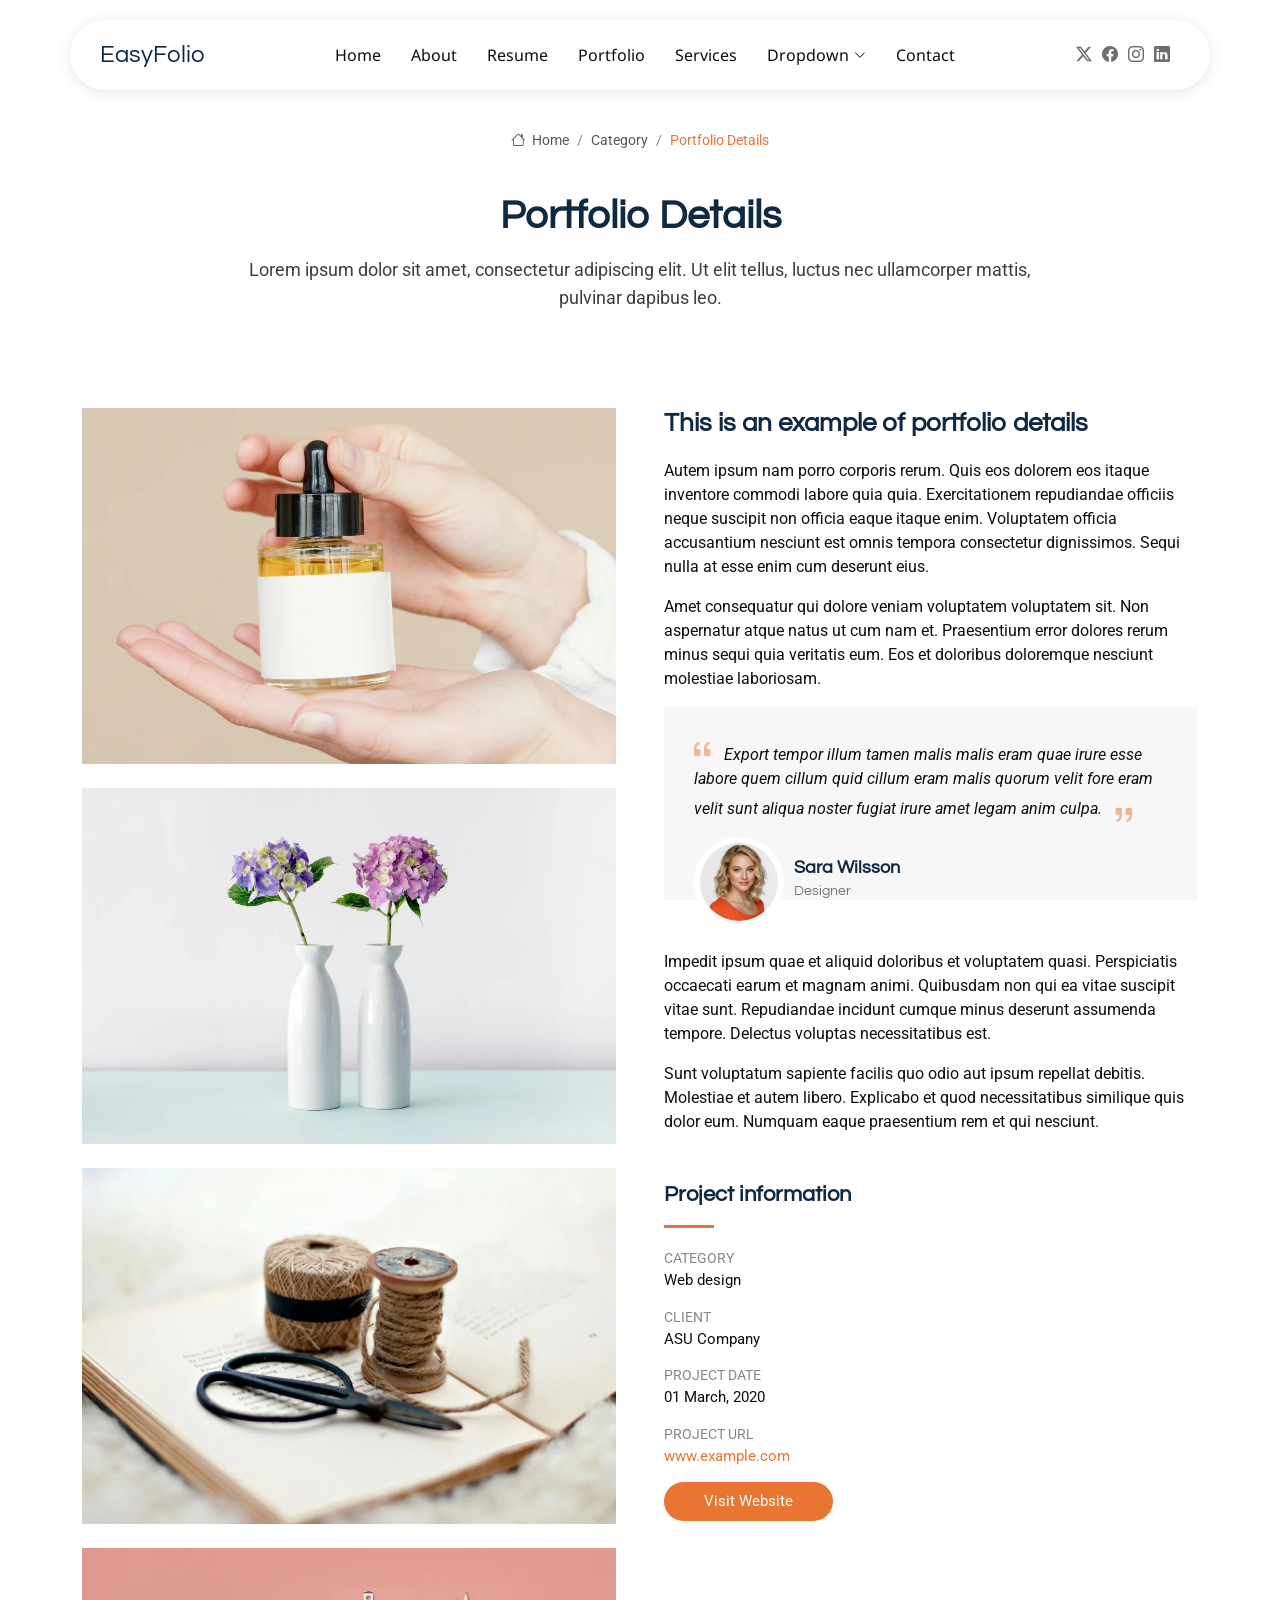
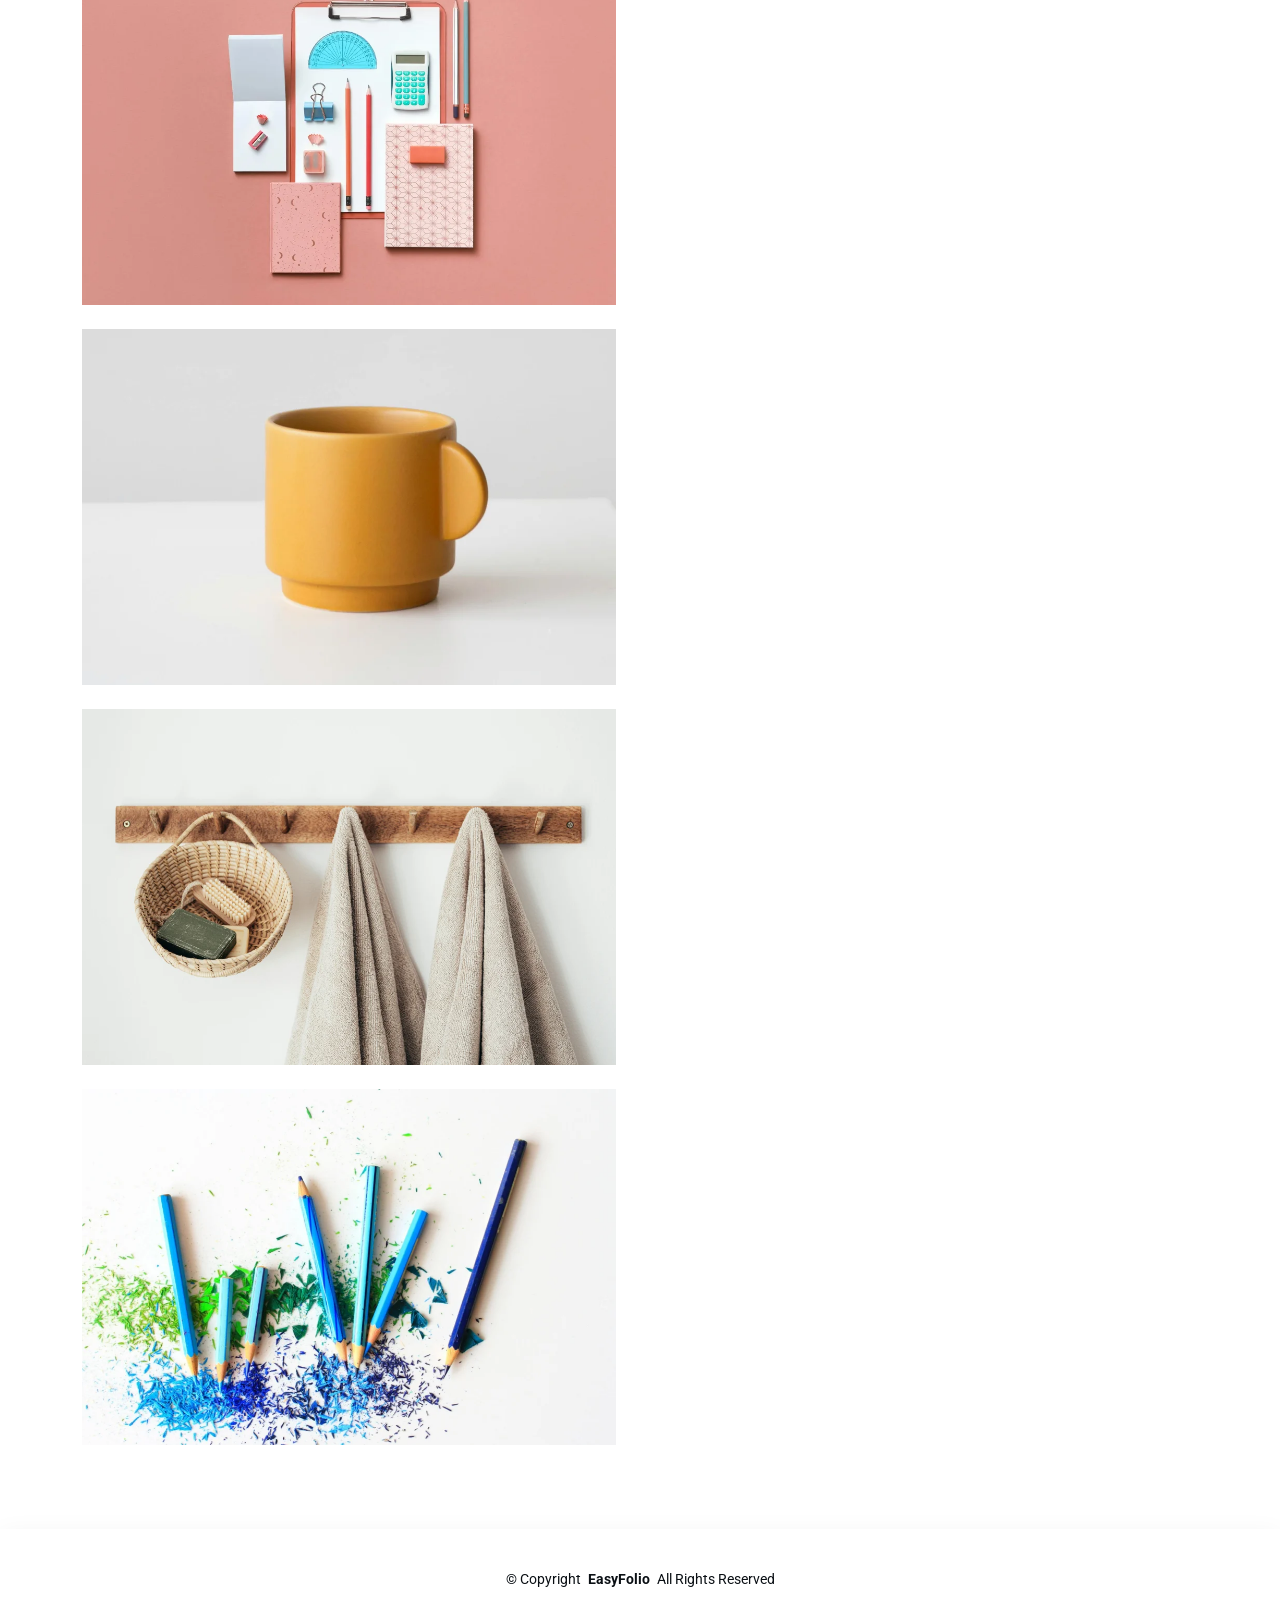
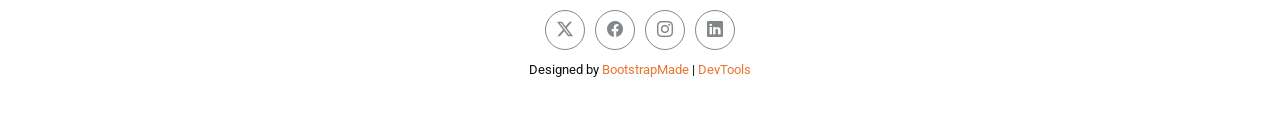
<file: portfolio-details.html>
<!DOCTYPE html>
<html lang="en">

<head>
  <meta charset="utf-8">
  <meta content="width=device-width, initial-scale=1.0" name="viewport">
  <title>Portfolio Details - EasyFolio Bootstrap Template</title>
  <meta name="description" content="">
  <meta name="keywords" content="">

  <!-- Favicons -->
  <link href="assets/img/favicon.png" rel="icon">
  <link href="assets/img/apple-touch-icon.png" rel="apple-touch-icon">

  <!-- Fonts -->
  <link href="https://fonts.googleapis.com" rel="preconnect">
  <link href="https://fonts.gstatic.com" rel="preconnect" crossorigin>
  <link href="https://fonts.googleapis.com/css2?family=Roboto:ital,wght@0,100;0,300;0,400;0,500;0,700;0,900;1,100;1,300;1,400;1,500;1,700;1,900&family=Noto+Sans:ital,wght@0,100;0,200;0,300;0,400;0,500;0,600;0,700;0,800;0,900;1,100;1,200;1,300;1,400;1,500;1,600;1,700;1,800;1,900&family=Questrial:wght@400&display=swap" rel="stylesheet">

  <!-- Vendor CSS Files -->
  <link href="assets/vendor/bootstrap/css/bootstrap.min.css" rel="stylesheet">
  <link href="assets/vendor/bootstrap-icons/bootstrap-icons.css" rel="stylesheet">
  <link href="assets/vendor/aos/aos.css" rel="stylesheet">
  <link href="assets/vendor/glightbox/css/glightbox.min.css" rel="stylesheet">
  <link href="assets/vendor/swiper/swiper-bundle.min.css" rel="stylesheet">

  <!-- Main CSS File -->
  <link href="assets/css/main.css" rel="stylesheet">

  <!-- =======================================================
  * Template Name: EasyFolio
  * Template URL: https://bootstrapmade.com/easyfolio-bootstrap-portfolio-template/
  * Updated: Feb 21 2025 with Bootstrap v5.3.3
  * Author: BootstrapMade.com
  * License: https://bootstrapmade.com/license/
  ======================================================== -->
</head>

<body class="portfolio-details-page">

  <header id="header" class="header d-flex align-items-center sticky-top">
    <div class="header-container container-fluid container-xl position-relative d-flex align-items-center justify-content-between">

      <a href="index.html" class="logo d-flex align-items-center me-auto me-xl-0">
        <!-- Uncomment the line below if you also wish to use an image logo -->
        <!-- <img src="assets/img/logo.webp" alt=""> -->
        <h1 class="sitename">EasyFolio</h1>
      </a>

      <nav id="navmenu" class="navmenu">
        <ul>
          <li><a href="#hero">Home</a></li>
          <li><a href="#about">About</a></li>
          <li><a href="#resume">Resume</a></li>
          <li><a href="#portfolio">Portfolio</a></li>
          <li><a href="#services">Services</a></li>
          <li class="dropdown"><a href="#"><span>Dropdown</span> <i class="bi bi-chevron-down toggle-dropdown"></i></a>
            <ul>
              <li><a href="#">Dropdown 1</a></li>
              <li class="dropdown"><a href="#"><span>Deep Dropdown</span> <i class="bi bi-chevron-down toggle-dropdown"></i></a>
                <ul>
                  <li><a href="#">Deep Dropdown 1</a></li>
                  <li><a href="#">Deep Dropdown 2</a></li>
                  <li><a href="#">Deep Dropdown 3</a></li>
                  <li><a href="#">Deep Dropdown 4</a></li>
                  <li><a href="#">Deep Dropdown 5</a></li>
                </ul>
              </li>
              <li><a href="#">Dropdown 2</a></li>
              <li><a href="#">Dropdown 3</a></li>
              <li><a href="#">Dropdown 4</a></li>
            </ul>
          </li>
          <li><a href="#contact">Contact</a></li>
        </ul>
        <i class="mobile-nav-toggle d-xl-none bi bi-list"></i>
      </nav>

      <div class="header-social-links">
        <a href="#" class="twitter"><i class="bi bi-twitter-x"></i></a>
        <a href="#" class="facebook"><i class="bi bi-facebook"></i></a>
        <a href="#" class="instagram"><i class="bi bi-instagram"></i></a>
        <a href="#" class="linkedin"><i class="bi bi-linkedin"></i></a>
      </div>

    </div>
  </header>

  <main class="main">

    <!-- Page Title -->
    <div class="page-title">
      <div class="breadcrumbs">
        <nav aria-label="breadcrumb">
          <ol class="breadcrumb">
            <li class="breadcrumb-item"><a href="#"><i class="bi bi-house"></i> Home</a></li>
            <li class="breadcrumb-item"><a href="#">Category</a></li>
            <li class="breadcrumb-item active current">Portfolio Details</li>
          </ol>
        </nav>
      </div>

      <div class="title-wrapper">
        <h1>Portfolio Details</h1>
        <p>Lorem ipsum dolor sit amet, consectetur adipiscing elit. Ut elit tellus, luctus nec ullamcorper mattis, pulvinar dapibus leo.</p>
      </div>
    </div><!-- End Page Title -->

    <!-- Portfolio Details Section -->
    <section id="portfolio-details" class="portfolio-details section">

      <div class="container" data-aos="fade-up">

        <div class="row gy-4 g-lg-5">
          <div class="col-lg-6">
            <img src="assets/img/portfolio/portfolio-1.webp" class="img-fluid mb-4" alt="">
            <img src="assets/img/portfolio/portfolio-10.webp" class="img-fluid mb-4" alt="">
            <img src="assets/img/portfolio/portfolio-7.webp" class="img-fluid mb-4" alt="">
            <img src="assets/img/portfolio/portfolio-4.webp" class="img-fluid mb-4" alt="">
            <img src="assets/img/portfolio/portfolio-5.webp" class="img-fluid mb-4" alt="">
            <img src="assets/img/portfolio/portfolio-11.webp" class="img-fluid mb-4" alt="">
            <img src="assets/img/portfolio/portfolio-8.webp" class="img-fluid mb-4" alt="">
          </div>

          <div class="col-lg-6">

            <div class="position-sticky" style="top: 40px">
              <div class="portfolio-description">
                <h2>This is an example of portfolio details</h2>
                <p>
                  Autem ipsum nam porro corporis rerum. Quis eos dolorem eos itaque inventore commodi labore quia quia. Exercitationem repudiandae officiis neque suscipit non officia eaque itaque enim. Voluptatem officia accusantium nesciunt est omnis tempora consectetur dignissimos. Sequi nulla at esse enim cum deserunt eius.
                </p>
                <p>
                  Amet consequatur qui dolore veniam voluptatem voluptatem sit. Non aspernatur atque natus ut cum nam et. Praesentium error dolores rerum minus sequi quia veritatis eum. Eos et doloribus doloremque nesciunt molestiae laboriosam.
                </p>

                <div class="testimonial-item">
                  <p>
                    <i class="bi bi-quote quote-icon-left"></i>
                    <span>Export tempor illum tamen malis malis eram quae irure esse labore quem cillum quid cillum eram malis quorum velit fore eram velit sunt aliqua noster fugiat irure amet legam anim culpa.</span>
                    <i class="bi bi-quote quote-icon-right"></i>
                  </p>
                  <div>
                    <img src="assets/img/person/person-f-5.webp" class="testimonial-img" alt="">
                    <h3>Sara Wilsson</h3>
                    <h4>Designer</h4>
                  </div>
                </div>

                <p>
                  Impedit ipsum quae et aliquid doloribus et voluptatem quasi. Perspiciatis occaecati earum et magnam animi. Quibusdam non qui ea vitae suscipit vitae sunt. Repudiandae incidunt cumque minus deserunt assumenda tempore. Delectus voluptas necessitatibus est.
                </p>

                <p>
                  Sunt voluptatum sapiente facilis quo odio aut ipsum repellat debitis. Molestiae et autem libero. Explicabo et quod necessitatibus similique quis dolor eum. Numquam eaque praesentium rem et qui nesciunt.
                </p>

              </div>

              <div class="portfolio-info mt-5">
                <h3>Project information</h3>
                <ul>
                  <li><strong>Category</strong> Web design</li>
                  <li><strong>Client</strong> ASU Company</li>
                  <li><strong>Project date</strong> 01 March, 2020</li>
                  <li><strong>Project URL</strong> <a href="#">www.example.com</a></li>
                  <li><a href="#" class="btn-visit align-self-start">Visit Website</a></li>
                </ul>
              </div>
            </div>

          </div>
        </div>

      </div>

    </section><!-- /Portfolio Details Section -->

  </main>

  <footer id="footer" class="footer">

    <div class="container">
      <div class="copyright text-center ">
        <p>© <span>Copyright</span> <strong class="px-1 sitename">EasyFolio</strong> <span>All Rights Reserved</span></p>
      </div>
      <div class="social-links d-flex justify-content-center">
        <a href=""><i class="bi bi-twitter-x"></i></a>
        <a href=""><i class="bi bi-facebook"></i></a>
        <a href=""><i class="bi bi-instagram"></i></a>
        <a href=""><i class="bi bi-linkedin"></i></a>
      </div>
      <div class="credits">
        <!-- All the links in the footer should remain intact. -->
        <!-- You can delete the links only if you've purchased the pro version. -->
        <!-- Licensing information: https://bootstrapmade.com/license/ -->
        <!-- Purchase the pro version with working PHP/AJAX contact form: [buy-url] -->
        Designed by <a href="https://bootstrapmade.com/">BootstrapMade</a> | <a href="https://bootstrapmade.com/tools/">DevTools</a>
      </div>
    </div>

  </footer>

  <!-- Scroll Top -->
  <a href="#" id="scroll-top" class="scroll-top d-flex align-items-center justify-content-center"><i class="bi bi-arrow-up-short"></i></a>

  <!-- Vendor JS Files -->
  <script src="assets/vendor/bootstrap/js/bootstrap.bundle.min.js"></script>
  <script src="assets/vendor/php-email-form/validate.js"></script>
  <script src="assets/vendor/aos/aos.js"></script>
  <script src="assets/vendor/waypoints/noframework.waypoints.js"></script>
  <script src="assets/vendor/glightbox/js/glightbox.min.js"></script>
  <script src="assets/vendor/imagesloaded/imagesloaded.pkgd.min.js"></script>
  <script src="assets/vendor/isotope-layout/isotope.pkgd.min.js"></script>
  <script src="assets/vendor/swiper/swiper-bundle.min.js"></script>

  <!-- Main JS File -->
  <script src="assets/js/main.js"></script>

</body>

</html>
</file>
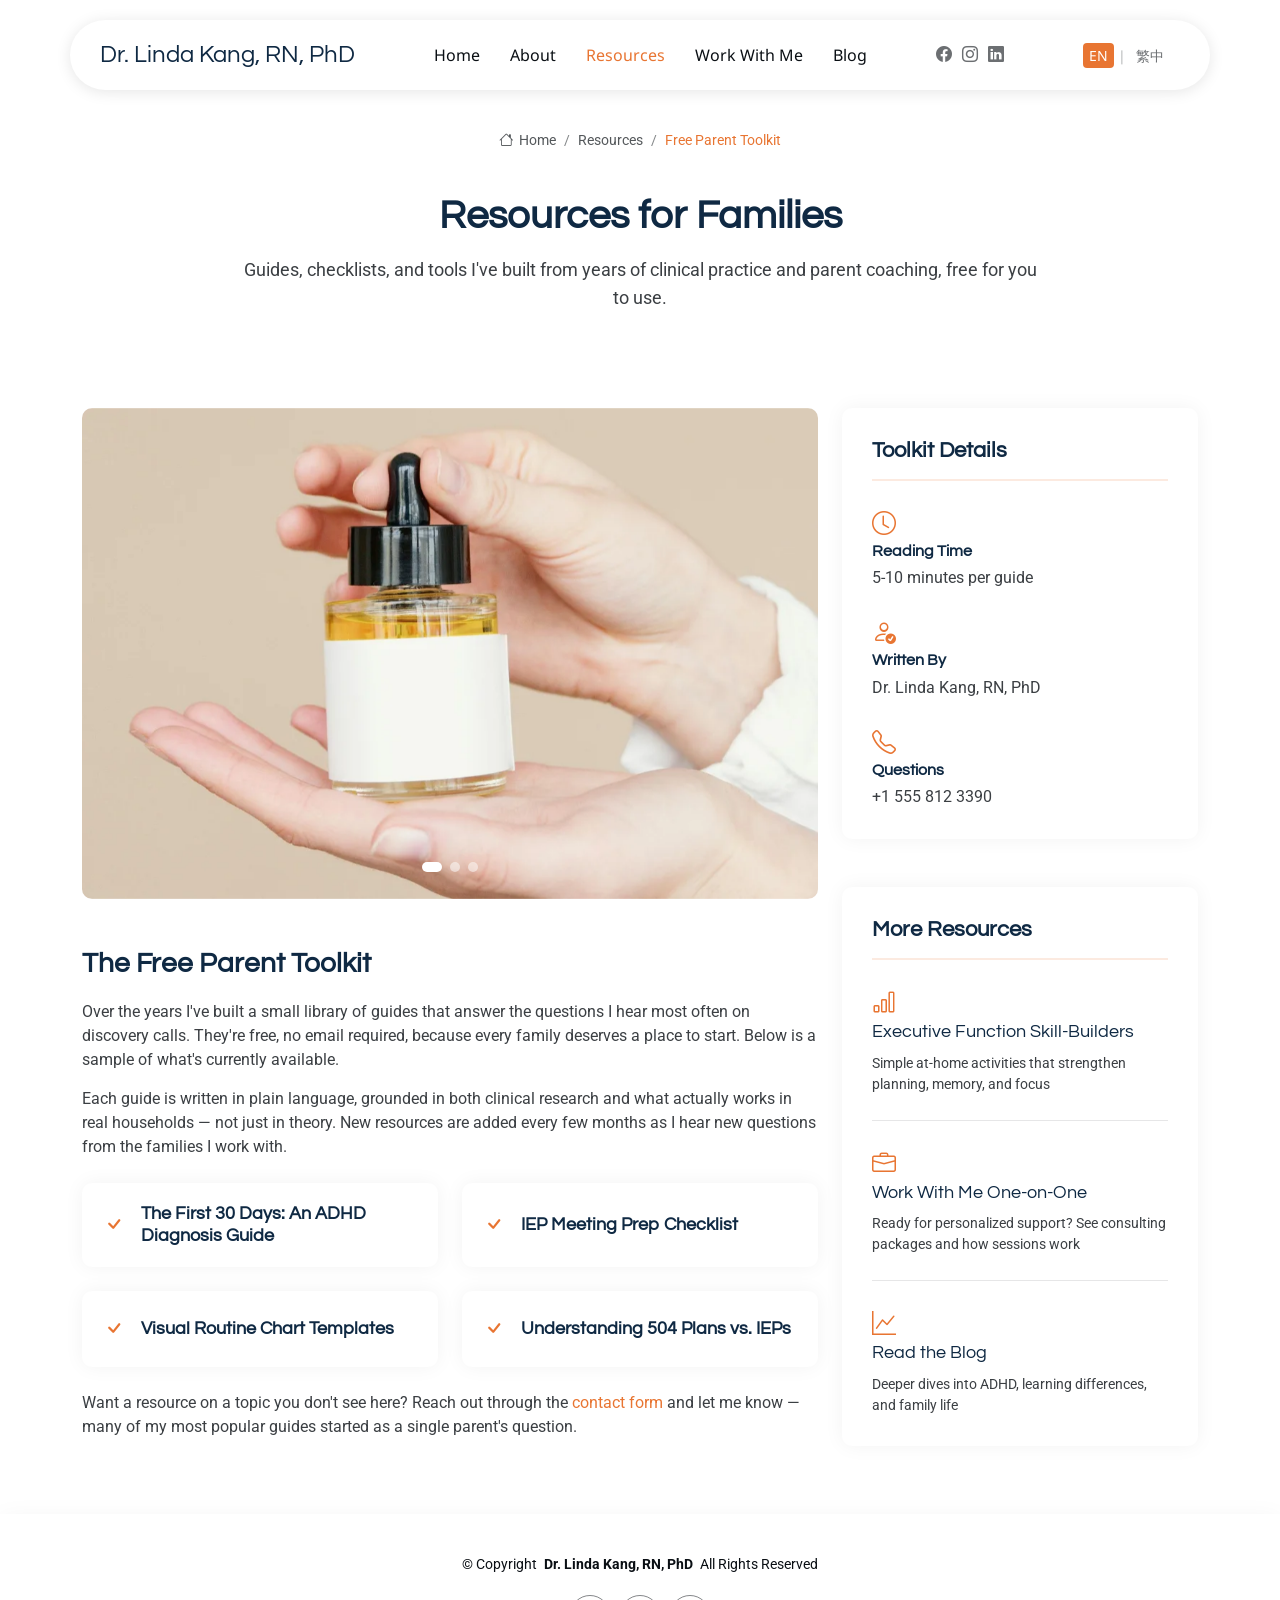
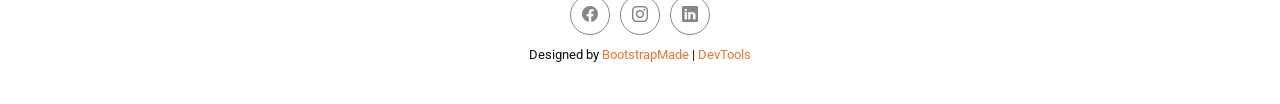
<file: resources.html>
<!DOCTYPE html>
<html lang="en">

<head>
  <meta charset="utf-8">
  <meta content="width=device-width, initial-scale=1.0" name="viewport">
  <title>Resources | Dr. Linda Kang, RN, PhD</title>
  <meta name="description" content="Free guides, checklists, and reading lists for parents of children with ADHD and learning differences.">
  <meta name="keywords" content="ADHD resources, IEP checklist, learning disability guide, parent resources">

  <link rel="alternate" hreflang="en" href="resources.html">
  <link rel="alternate" hreflang="zh-Hant-TW" href="zh/resources.html">

  <!-- Favicons -->
  <link href="assets/img/favicon.png" rel="icon">
  <link href="assets/img/apple-touch-icon.png" rel="apple-touch-icon">

  <!-- Fonts -->
  <link href="https://fonts.googleapis.com" rel="preconnect">
  <link href="https://fonts.gstatic.com" rel="preconnect" crossorigin>
  <link href="https://fonts.googleapis.com/css2?family=Roboto:ital,wght@0,100;0,300;0,400;0,500;0,700;0,900;1,100;1,300;1,400;1,500;1,700;1,900&family=Noto+Sans:ital,wght@0,100;0,200;0,300;0,400;0,500;0,600;0,700;0,800;0,900;1,100;1,200;1,300;1,400;1,500;1,600;1,700;1,800;1,900&family=Questrial:wght@400&display=swap" rel="stylesheet">

  <!-- Vendor CSS Files -->
  <link href="assets/vendor/bootstrap/css/bootstrap.min.css" rel="stylesheet">
  <link href="assets/vendor/bootstrap-icons/bootstrap-icons.css" rel="stylesheet">
  <link href="assets/vendor/aos/aos.css" rel="stylesheet">
  <link href="assets/vendor/glightbox/css/glightbox.min.css" rel="stylesheet">
  <link href="assets/vendor/swiper/swiper-bundle.min.css" rel="stylesheet">

  <!-- Main CSS File -->
  <link href="assets/css/main.css" rel="stylesheet">

  <!-- =======================================================
  * Template Name: EasyFolio
  * Template URL: https://bootstrapmade.com/easyfolio-bootstrap-portfolio-template/
  * Updated: Feb 21 2025 with Bootstrap v5.3.3
  * Author: BootstrapMade.com
  * License: https://bootstrapmade.com/license/
  ======================================================== -->
</head>

<body class="service-details-page">

  <header id="header" class="header d-flex align-items-center sticky-top">
    <div class="header-container container-fluid container-xl position-relative d-flex align-items-center justify-content-between">

      <a href="index.html" class="logo d-flex align-items-center me-auto me-xl-0">
        <!-- Uncomment the line below if you also wish to use an image logo -->
        <!-- <img src="assets/img/logo.webp" alt=""> -->
        <h1 class="sitename">Dr. Linda Kang, RN, PhD</h1>
      </a>

      <nav id="navmenu" class="navmenu">
        <ul>
          <li><a href="index.html">Home</a></li>
          <li><a href="about.html">About</a></li>
          <li><a href="resources.html" class="active">Resources</a></li>
          <li><a href="work-with-me.html">Work With Me</a></li>
          <li><a href="https://phdadhdmom.substack.com/">Blog</a></li>
        </ul>
        <i class="mobile-nav-toggle d-xl-none bi bi-list"></i>
      </nav>

      <div class="header-social-links">
        <a href="https://www.facebook.com/groups/229477850441076/user/624431/" class="facebook"><i class="bi bi-facebook"></i></a>
        <a href="https://www.instagram.com/phdadhdmom" class="instagram"><i class="bi bi-instagram"></i></a>
        <a href="https://tw.linkedin.com/in/xiao-kang-ph-d-6a786524" class="linkedin"><i class="bi bi-linkedin"></i></a>
      </div>

      <div class="lang-switch" aria-label="Language / 語言">
        <a href="resources.html" lang="en" hreflang="en" class="active" aria-current="true">EN</a>
        <span class="sep">|</span>
        <a href="zh/resources.html" lang="zh-Hant-TW" hreflang="zh-Hant-TW">繁中</a>
      </div>

    </div>
  </header>

  <main class="main">

    <!-- Page Title -->
    <div class="page-title">
      <div class="breadcrumbs">
        <nav aria-label="breadcrumb">
          <ol class="breadcrumb">
            <li class="breadcrumb-item"><a href="index.html"><i class="bi bi-house"></i> Home</a></li>
            <li class="breadcrumb-item"><a href="resources.html">Resources</a></li>
            <li class="breadcrumb-item active current">Free Parent Toolkit</li>
          </ol>
        </nav>
      </div>

      <div class="title-wrapper">
        <h1>Resources for Families</h1>
        <p>Guides, checklists, and tools I've built from years of clinical practice and parent coaching, free for you to use.</p>
      </div>
    </div><!-- End Page Title -->

    <!-- Service Details Section -->
    <section id="service-details" class="service-details section">

      <div class="container" data-aos="fade-up" data-aos-delay="100">

        <div class="row gy-4">

          <div class="col-lg-8">
            <div class="service-details-slider swiper init-swiper">
              <script type="application/json" class="swiper-config">
                {
                  "loop": true,
                  "speed": 600,
                  "autoplay": {
                    "delay": 5000
                  },
                  "slidesPerView": 1,
                  "pagination": {
                    "el": ".swiper-pagination",
                    "type": "bullets",
                    "clickable": true
                  }
                }
              </script>
              <div class="swiper-wrapper align-items-center">
                <div class="swiper-slide">
                  <img src="assets/img/portfolio/portfolio-1.webp" alt="Parent resource guide" class="img-fluid" loading="lazy">
                </div>
                <div class="swiper-slide">
                  <img src="assets/img/portfolio/portfolio-4.webp" alt="Family routine planner" class="img-fluid" loading="lazy">
                </div>
                <div class="swiper-slide">
                  <img src="assets/img/portfolio/portfolio-10.webp" alt="IEP checklist" class="img-fluid" loading="lazy">
                </div>
              </div>
              <div class="swiper-pagination"></div>
            </div>

            <div class="content mt-5">
              <h3>The Free Parent Toolkit</h3>
              <p>
                Over the years I've built a small library of guides that answer the questions I hear most often on discovery calls. They're free, no email required, because every family deserves a place to start. Below is a sample of what's currently available.
              </p>
              <p>
                Each guide is written in plain language, grounded in both clinical research and what actually works in real households — not just in theory. New resources are added every few months as I hear new questions from the families I work with.
              </p>

              <div class="features mt-4">
                <div class="row gy-4">
                  <div class="col-md-6" data-aos="fade-up" data-aos-delay="100">
                    <div class="feature-box d-flex align-items-center">
                      <i class="bi bi-check"></i>
                      <h4>The First 30 Days: An ADHD Diagnosis Guide</h4>
                    </div>
                  </div>
                  <div class="col-md-6" data-aos="fade-up" data-aos-delay="200">
                    <div class="feature-box d-flex align-items-center">
                      <i class="bi bi-check"></i>
                      <h4>IEP Meeting Prep Checklist</h4>
                    </div>
                  </div>
                  <div class="col-md-6" data-aos="fade-up" data-aos-delay="300">
                    <div class="feature-box d-flex align-items-center">
                      <i class="bi bi-check"></i>
                      <h4>Visual Routine Chart Templates</h4>
                    </div>
                  </div>
                  <div class="col-md-6" data-aos="fade-up" data-aos-delay="400">
                    <div class="feature-box d-flex align-items-center">
                      <i class="bi bi-check"></i>
                      <h4>Understanding 504 Plans vs. IEPs</h4>
                    </div>
                  </div>
                </div>
              </div>

              <p class="mt-4">
                Want a resource on a topic you don't see here? Reach out through the <a href="work-with-me.html#contact">contact form</a> and let me know — many of my most popular guides started as a single parent's question.
              </p>
            </div>
          </div>

          <div class="col-lg-4">
            <div class="service-info">
              <h4>Toolkit Details</h4>
              <div class="info-item">
                <i class="bi bi-clock"></i>
                <h5>Reading Time</h5>
                <p>5-10 minutes per guide</p>
              </div>
              <div class="info-item">
                <i class="bi bi-person-check"></i>
                <h5>Written By</h5>
                <p>Dr. Linda Kang, RN, PhD</p>
              </div>
              <div class="info-item">
                <i class="bi bi-telephone"></i>
                <h5>Questions</h5>
                <p>+1 555 812 3390</p>
              </div>
            </div>

            <div class="related-services mt-5">
              <h4>More Resources</h4>
              <div class="service-item">
                <i class="bi bi-bar-chart"></i>
                <h5><a href="resources.html">Executive Function Skill-Builders</a></h5>
                <p>Simple at-home activities that strengthen planning, memory, and focus</p>
              </div>
              <div class="service-item">
                <i class="bi bi-briefcase"></i>
                <h5><a href="work-with-me.html">Work With Me One-on-One</a></h5>
                <p>Ready for personalized support? See consulting packages and how sessions work</p>
              </div>
              <div class="service-item">
                <i class="bi bi-graph-up"></i>
                <h5><a href="https://phdadhdmom.substack.com/">Read the Blog</a></h5>
                <p>Deeper dives into ADHD, learning differences, and family life</p>
              </div>
            </div>
          </div>

        </div>

      </div>

    </section><!-- /Service Details Section -->

  </main>

  <footer id="footer" class="footer">

    <div class="container">
      <div class="copyright text-center ">
        <p>© <span>Copyright</span> <strong class="px-1 sitename">Dr. Linda Kang, RN, PhD</strong> <span>All Rights Reserved</span></p>
      </div>
      <div class="social-links d-flex justify-content-center">
        <a href="https://www.facebook.com/groups/229477850441076/user/624431/" class="facebook"><i class="bi bi-facebook"></i></a>
        <a href="https://www.instagram.com/phdadhdmom" class="instagram"><i class="bi bi-instagram"></i></a>
        <a href="https://tw.linkedin.com/in/xiao-kang-ph-d-6a786524" class="linkedin"><i class="bi bi-linkedin"></i></a>
      </div>
      <div class="credits">
        <!-- All the links in the footer should remain intact. -->
        <!-- You can delete the links only if you've purchased the pro version. -->
        <!-- Licensing information: https://bootstrapmade.com/license/ -->
        <!-- Purchase the pro version with working PHP/AJAX contact form: [buy-url] -->
        Designed by <a href="https://bootstrapmade.com/">BootstrapMade</a> | <a href="https://bootstrapmade.com/tools/">DevTools</a>
      </div>
    </div>

  </footer>

  <!-- Scroll Top -->
  <a href="#" id="scroll-top" class="scroll-top d-flex align-items-center justify-content-center"><i class="bi bi-arrow-up-short"></i></a>

  <!-- Vendor JS Files -->
  <script src="assets/vendor/bootstrap/js/bootstrap.bundle.min.js"></script>
  <script src="assets/vendor/php-email-form/validate.js"></script>
  <script src="assets/vendor/aos/aos.js"></script>
  <script src="assets/vendor/waypoints/noframework.waypoints.js"></script>
  <script src="assets/vendor/glightbox/js/glightbox.min.js"></script>
  <script src="assets/vendor/imagesloaded/imagesloaded.pkgd.min.js"></script>
  <script src="assets/vendor/isotope-layout/isotope.pkgd.min.js"></script>
  <script src="assets/vendor/swiper/swiper-bundle.min.js"></script>

  <!-- Main JS File -->
  <script src="assets/js/main.js"></script>

</body>

</html>
</file>
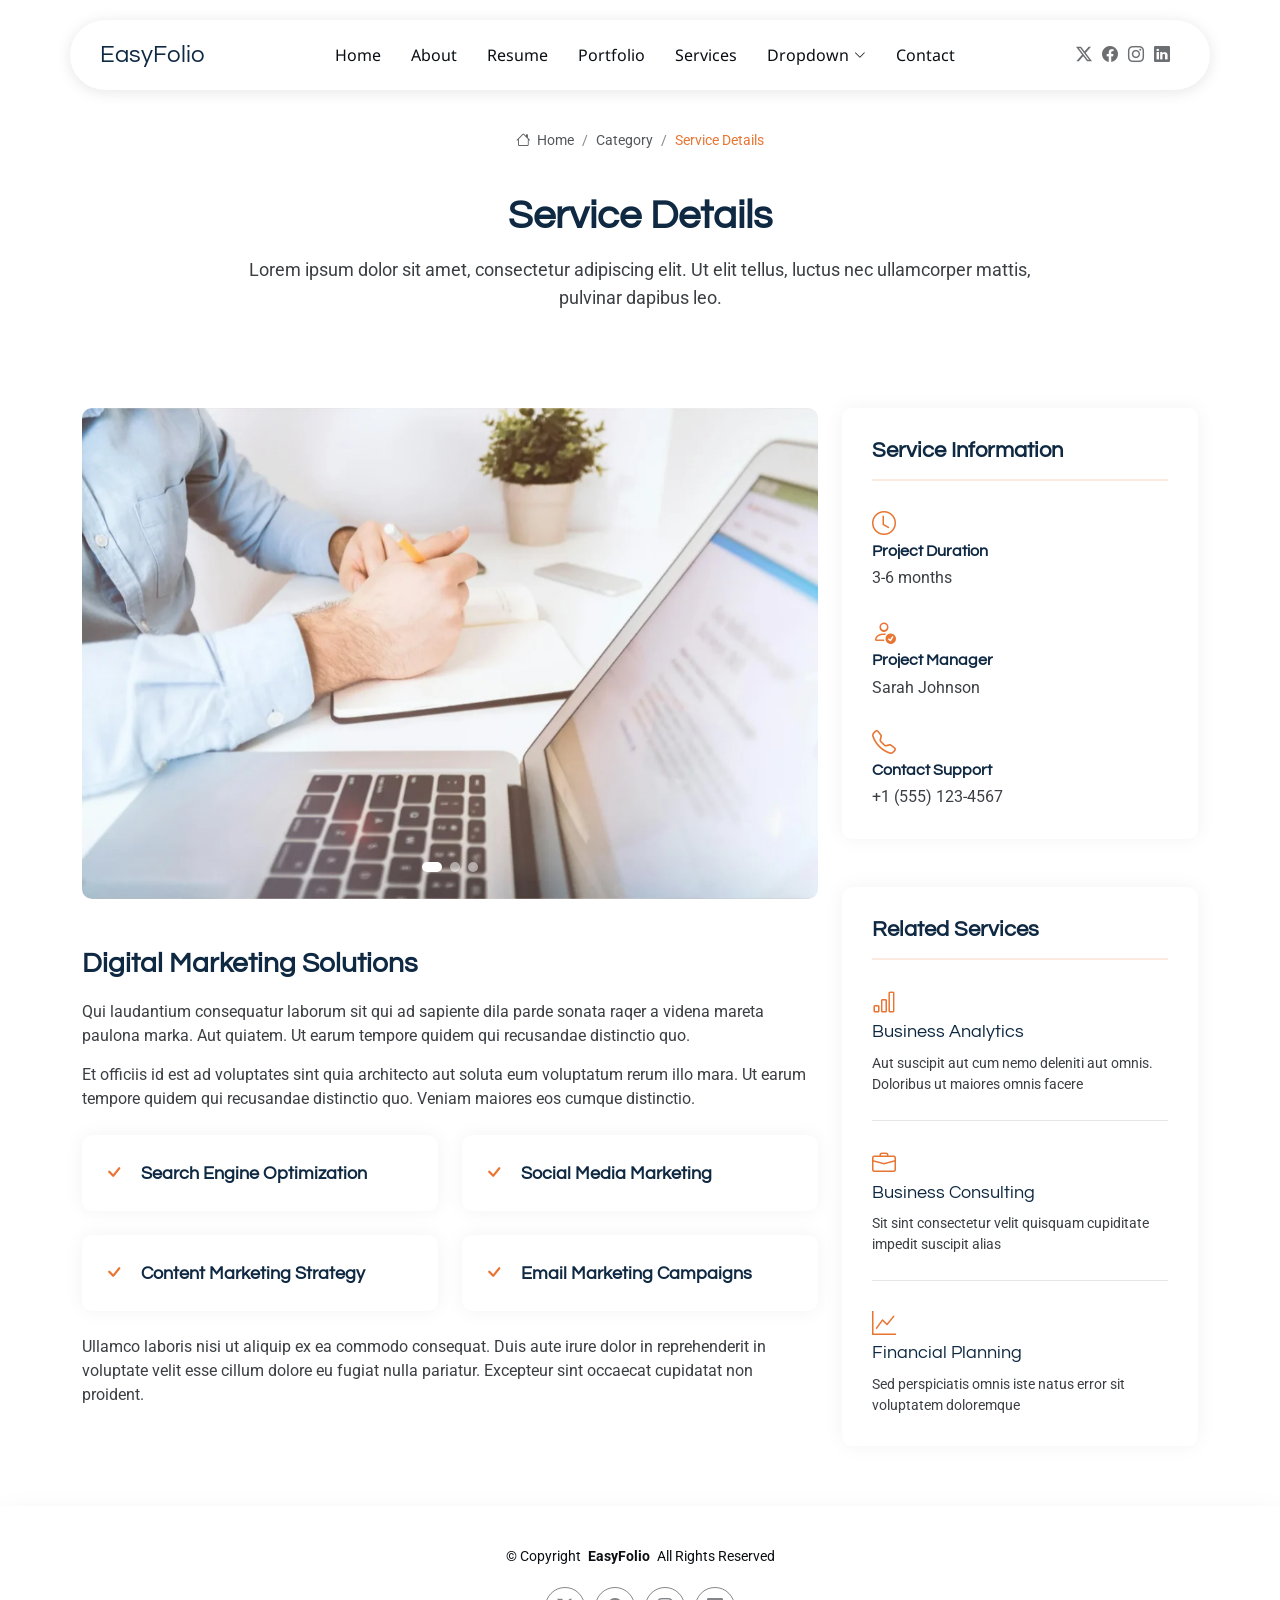
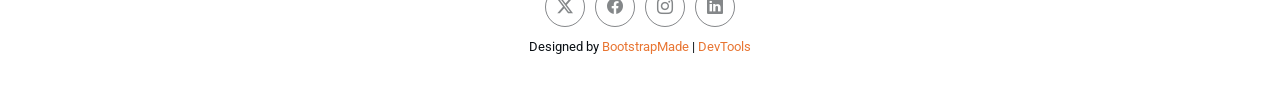
<file: service-details.html>
<!DOCTYPE html>
<html lang="en">

<head>
  <meta charset="utf-8">
  <meta content="width=device-width, initial-scale=1.0" name="viewport">
  <title>Service Details - EasyFolio Bootstrap Template</title>
  <meta name="description" content="">
  <meta name="keywords" content="">

  <!-- Favicons -->
  <link href="assets/img/favicon.png" rel="icon">
  <link href="assets/img/apple-touch-icon.png" rel="apple-touch-icon">

  <!-- Fonts -->
  <link href="https://fonts.googleapis.com" rel="preconnect">
  <link href="https://fonts.gstatic.com" rel="preconnect" crossorigin>
  <link href="https://fonts.googleapis.com/css2?family=Roboto:ital,wght@0,100;0,300;0,400;0,500;0,700;0,900;1,100;1,300;1,400;1,500;1,700;1,900&family=Noto+Sans:ital,wght@0,100;0,200;0,300;0,400;0,500;0,600;0,700;0,800;0,900;1,100;1,200;1,300;1,400;1,500;1,600;1,700;1,800;1,900&family=Questrial:wght@400&display=swap" rel="stylesheet">

  <!-- Vendor CSS Files -->
  <link href="assets/vendor/bootstrap/css/bootstrap.min.css" rel="stylesheet">
  <link href="assets/vendor/bootstrap-icons/bootstrap-icons.css" rel="stylesheet">
  <link href="assets/vendor/aos/aos.css" rel="stylesheet">
  <link href="assets/vendor/glightbox/css/glightbox.min.css" rel="stylesheet">
  <link href="assets/vendor/swiper/swiper-bundle.min.css" rel="stylesheet">

  <!-- Main CSS File -->
  <link href="assets/css/main.css" rel="stylesheet">

  <!-- =======================================================
  * Template Name: EasyFolio
  * Template URL: https://bootstrapmade.com/easyfolio-bootstrap-portfolio-template/
  * Updated: Feb 21 2025 with Bootstrap v5.3.3
  * Author: BootstrapMade.com
  * License: https://bootstrapmade.com/license/
  ======================================================== -->
</head>

<body class="service-details-page">

  <header id="header" class="header d-flex align-items-center sticky-top">
    <div class="header-container container-fluid container-xl position-relative d-flex align-items-center justify-content-between">

      <a href="index.html" class="logo d-flex align-items-center me-auto me-xl-0">
        <!-- Uncomment the line below if you also wish to use an image logo -->
        <!-- <img src="assets/img/logo.webp" alt=""> -->
        <h1 class="sitename">EasyFolio</h1>
      </a>

      <nav id="navmenu" class="navmenu">
        <ul>
          <li><a href="#hero">Home</a></li>
          <li><a href="#about">About</a></li>
          <li><a href="#resume">Resume</a></li>
          <li><a href="#portfolio">Portfolio</a></li>
          <li><a href="#services">Services</a></li>
          <li class="dropdown"><a href="#"><span>Dropdown</span> <i class="bi bi-chevron-down toggle-dropdown"></i></a>
            <ul>
              <li><a href="#">Dropdown 1</a></li>
              <li class="dropdown"><a href="#"><span>Deep Dropdown</span> <i class="bi bi-chevron-down toggle-dropdown"></i></a>
                <ul>
                  <li><a href="#">Deep Dropdown 1</a></li>
                  <li><a href="#">Deep Dropdown 2</a></li>
                  <li><a href="#">Deep Dropdown 3</a></li>
                  <li><a href="#">Deep Dropdown 4</a></li>
                  <li><a href="#">Deep Dropdown 5</a></li>
                </ul>
              </li>
              <li><a href="#">Dropdown 2</a></li>
              <li><a href="#">Dropdown 3</a></li>
              <li><a href="#">Dropdown 4</a></li>
            </ul>
          </li>
          <li><a href="#contact">Contact</a></li>
        </ul>
        <i class="mobile-nav-toggle d-xl-none bi bi-list"></i>
      </nav>

      <div class="header-social-links">
        <a href="#" class="twitter"><i class="bi bi-twitter-x"></i></a>
        <a href="#" class="facebook"><i class="bi bi-facebook"></i></a>
        <a href="#" class="instagram"><i class="bi bi-instagram"></i></a>
        <a href="#" class="linkedin"><i class="bi bi-linkedin"></i></a>
      </div>

    </div>
  </header>

  <main class="main">

    <!-- Page Title -->
    <div class="page-title">
      <div class="breadcrumbs">
        <nav aria-label="breadcrumb">
          <ol class="breadcrumb">
            <li class="breadcrumb-item"><a href="#"><i class="bi bi-house"></i> Home</a></li>
            <li class="breadcrumb-item"><a href="#">Category</a></li>
            <li class="breadcrumb-item active current">Service Details</li>
          </ol>
        </nav>
      </div>

      <div class="title-wrapper">
        <h1>Service Details</h1>
        <p>Lorem ipsum dolor sit amet, consectetur adipiscing elit. Ut elit tellus, luctus nec ullamcorper mattis, pulvinar dapibus leo.</p>
      </div>
    </div><!-- End Page Title -->

    <!-- Service Details Section -->
    <section id="service-details" class="service-details section">

      <div class="container" data-aos="fade-up" data-aos-delay="100">

        <div class="row gy-4">

          <div class="col-lg-8">
            <div class="service-details-slider swiper init-swiper">
              <script type="application/json" class="swiper-config">
                {
                  "loop": true,
                  "speed": 600,
                  "autoplay": {
                    "delay": 5000
                  },
                  "slidesPerView": 1,
                  "pagination": {
                    "el": ".swiper-pagination",
                    "type": "bullets",
                    "clickable": true
                  }
                }
              </script>
              <div class="swiper-wrapper align-items-center">
                <div class="swiper-slide">
                  <img src="assets/img/services/services-1.webp" alt="" class="img-fluid" loading="lazy">
                </div>
                <div class="swiper-slide">
                  <img src="assets/img/services/services-2.webp" alt="" class="img-fluid" loading="lazy">
                </div>
                <div class="swiper-slide">
                  <img src="assets/img/services/services-3.webp" alt="" class="img-fluid" loading="lazy">
                </div>
              </div>
              <div class="swiper-pagination"></div>
            </div>

            <div class="content mt-5">
              <h3>Digital Marketing Solutions</h3>
              <p>
                Qui laudantium consequatur laborum sit qui ad sapiente dila parde sonata raqer a videna mareta paulona marka. Aut quiatem. Ut earum tempore quidem qui recusandae distinctio quo.
              </p>
              <p>
                Et officiis id est ad voluptates sint quia architecto aut soluta eum voluptatum rerum illo mara. Ut earum tempore quidem qui recusandae distinctio quo. Veniam maiores eos cumque distinctio.
              </p>

              <div class="features mt-4">
                <div class="row gy-4">
                  <div class="col-md-6" data-aos="fade-up" data-aos-delay="100">
                    <div class="feature-box d-flex align-items-center">
                      <i class="bi bi-check"></i>
                      <h4>Search Engine Optimization</h4>
                    </div>
                  </div>
                  <div class="col-md-6" data-aos="fade-up" data-aos-delay="200">
                    <div class="feature-box d-flex align-items-center">
                      <i class="bi bi-check"></i>
                      <h4>Social Media Marketing</h4>
                    </div>
                  </div>
                  <div class="col-md-6" data-aos="fade-up" data-aos-delay="300">
                    <div class="feature-box d-flex align-items-center">
                      <i class="bi bi-check"></i>
                      <h4>Content Marketing Strategy</h4>
                    </div>
                  </div>
                  <div class="col-md-6" data-aos="fade-up" data-aos-delay="400">
                    <div class="feature-box d-flex align-items-center">
                      <i class="bi bi-check"></i>
                      <h4>Email Marketing Campaigns</h4>
                    </div>
                  </div>
                </div>
              </div>

              <p class="mt-4">
                Ullamco laboris nisi ut aliquip ex ea commodo consequat. Duis aute irure dolor in reprehenderit in voluptate velit esse cillum dolore eu fugiat nulla pariatur. Excepteur sint occaecat cupidatat non proident.
              </p>
            </div>
          </div>

          <div class="col-lg-4">
            <div class="service-info">
              <h4>Service Information</h4>
              <div class="info-item">
                <i class="bi bi-clock"></i>
                <h5>Project Duration</h5>
                <p>3-6 months</p>
              </div>
              <div class="info-item">
                <i class="bi bi-person-check"></i>
                <h5>Project Manager</h5>
                <p>Sarah Johnson</p>
              </div>
              <div class="info-item">
                <i class="bi bi-telephone"></i>
                <h5>Contact Support</h5>
                <p>+1 (555) 123-4567</p>
              </div>
            </div>

            <div class="related-services mt-5">
              <h4>Related Services</h4>
              <div class="service-item">
                <i class="bi bi-bar-chart"></i>
                <h5><a href="#">Business Analytics</a></h5>
                <p>Aut suscipit aut cum nemo deleniti aut omnis. Doloribus ut maiores omnis facere</p>
              </div>
              <div class="service-item">
                <i class="bi bi-briefcase"></i>
                <h5><a href="#">Business Consulting</a></h5>
                <p>Sit sint consectetur velit quisquam cupiditate impedit suscipit alias</p>
              </div>
              <div class="service-item">
                <i class="bi bi-graph-up"></i>
                <h5><a href="#">Financial Planning</a></h5>
                <p>Sed perspiciatis omnis iste natus error sit voluptatem doloremque</p>
              </div>
            </div>
          </div>

        </div>

      </div>

    </section><!-- /Service Details Section -->

  </main>

  <footer id="footer" class="footer">

    <div class="container">
      <div class="copyright text-center ">
        <p>© <span>Copyright</span> <strong class="px-1 sitename">EasyFolio</strong> <span>All Rights Reserved</span></p>
      </div>
      <div class="social-links d-flex justify-content-center">
        <a href=""><i class="bi bi-twitter-x"></i></a>
        <a href=""><i class="bi bi-facebook"></i></a>
        <a href=""><i class="bi bi-instagram"></i></a>
        <a href=""><i class="bi bi-linkedin"></i></a>
      </div>
      <div class="credits">
        <!-- All the links in the footer should remain intact. -->
        <!-- You can delete the links only if you've purchased the pro version. -->
        <!-- Licensing information: https://bootstrapmade.com/license/ -->
        <!-- Purchase the pro version with working PHP/AJAX contact form: [buy-url] -->
        Designed by <a href="https://bootstrapmade.com/">BootstrapMade</a> | <a href="https://bootstrapmade.com/tools/">DevTools</a>
      </div>
    </div>

  </footer>

  <!-- Scroll Top -->
  <a href="#" id="scroll-top" class="scroll-top d-flex align-items-center justify-content-center"><i class="bi bi-arrow-up-short"></i></a>

  <!-- Vendor JS Files -->
  <script src="assets/vendor/bootstrap/js/bootstrap.bundle.min.js"></script>
  <script src="assets/vendor/php-email-form/validate.js"></script>
  <script src="assets/vendor/aos/aos.js"></script>
  <script src="assets/vendor/waypoints/noframework.waypoints.js"></script>
  <script src="assets/vendor/glightbox/js/glightbox.min.js"></script>
  <script src="assets/vendor/imagesloaded/imagesloaded.pkgd.min.js"></script>
  <script src="assets/vendor/isotope-layout/isotope.pkgd.min.js"></script>
  <script src="assets/vendor/swiper/swiper-bundle.min.js"></script>

  <!-- Main JS File -->
  <script src="assets/js/main.js"></script>

</body>

</html>
</file>
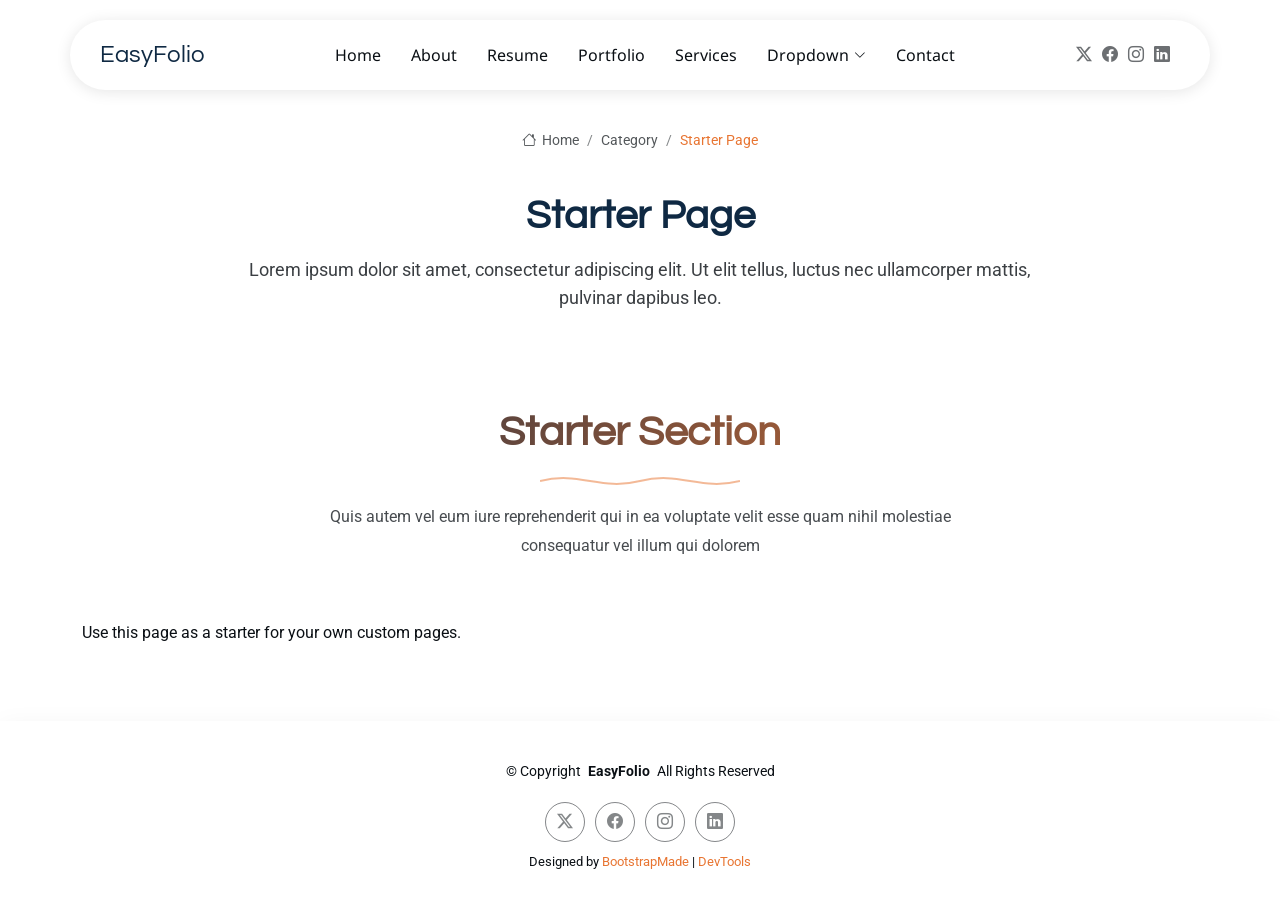
<file: starter-page.html>
<!DOCTYPE html>
<html lang="en">

<head>
  <meta charset="utf-8">
  <meta content="width=device-width, initial-scale=1.0" name="viewport">
  <title>Starter Page - EasyFolio Bootstrap Template</title>
  <meta name="description" content="">
  <meta name="keywords" content="">

  <!-- Favicons -->
  <link href="assets/img/favicon.png" rel="icon">
  <link href="assets/img/apple-touch-icon.png" rel="apple-touch-icon">

  <!-- Fonts -->
  <link href="https://fonts.googleapis.com" rel="preconnect">
  <link href="https://fonts.gstatic.com" rel="preconnect" crossorigin>
  <link href="https://fonts.googleapis.com/css2?family=Roboto:ital,wght@0,100;0,300;0,400;0,500;0,700;0,900;1,100;1,300;1,400;1,500;1,700;1,900&family=Noto+Sans:ital,wght@0,100;0,200;0,300;0,400;0,500;0,600;0,700;0,800;0,900;1,100;1,200;1,300;1,400;1,500;1,600;1,700;1,800;1,900&family=Questrial:wght@400&display=swap" rel="stylesheet">

  <!-- Vendor CSS Files -->
  <link href="assets/vendor/bootstrap/css/bootstrap.min.css" rel="stylesheet">
  <link href="assets/vendor/bootstrap-icons/bootstrap-icons.css" rel="stylesheet">
  <link href="assets/vendor/aos/aos.css" rel="stylesheet">
  <link href="assets/vendor/glightbox/css/glightbox.min.css" rel="stylesheet">
  <link href="assets/vendor/swiper/swiper-bundle.min.css" rel="stylesheet">

  <!-- Main CSS File -->
  <link href="assets/css/main.css" rel="stylesheet">

  <!-- =======================================================
  * Template Name: EasyFolio
  * Template URL: https://bootstrapmade.com/easyfolio-bootstrap-portfolio-template/
  * Updated: Feb 21 2025 with Bootstrap v5.3.3
  * Author: BootstrapMade.com
  * License: https://bootstrapmade.com/license/
  ======================================================== -->
</head>

<body class="starter-page-page">

  <header id="header" class="header d-flex align-items-center sticky-top">
    <div class="header-container container-fluid container-xl position-relative d-flex align-items-center justify-content-between">

      <a href="index.html" class="logo d-flex align-items-center me-auto me-xl-0">
        <!-- Uncomment the line below if you also wish to use an image logo -->
        <!-- <img src="assets/img/logo.webp" alt=""> -->
        <h1 class="sitename">EasyFolio</h1>
      </a>

      <nav id="navmenu" class="navmenu">
        <ul>
          <li><a href="#hero">Home</a></li>
          <li><a href="#about">About</a></li>
          <li><a href="#resume">Resume</a></li>
          <li><a href="#portfolio">Portfolio</a></li>
          <li><a href="#services">Services</a></li>
          <li class="dropdown"><a href="#"><span>Dropdown</span> <i class="bi bi-chevron-down toggle-dropdown"></i></a>
            <ul>
              <li><a href="#">Dropdown 1</a></li>
              <li class="dropdown"><a href="#"><span>Deep Dropdown</span> <i class="bi bi-chevron-down toggle-dropdown"></i></a>
                <ul>
                  <li><a href="#">Deep Dropdown 1</a></li>
                  <li><a href="#">Deep Dropdown 2</a></li>
                  <li><a href="#">Deep Dropdown 3</a></li>
                  <li><a href="#">Deep Dropdown 4</a></li>
                  <li><a href="#">Deep Dropdown 5</a></li>
                </ul>
              </li>
              <li><a href="#">Dropdown 2</a></li>
              <li><a href="#">Dropdown 3</a></li>
              <li><a href="#">Dropdown 4</a></li>
            </ul>
          </li>
          <li><a href="#contact">Contact</a></li>
        </ul>
        <i class="mobile-nav-toggle d-xl-none bi bi-list"></i>
      </nav>

      <div class="header-social-links">
        <a href="#" class="twitter"><i class="bi bi-twitter-x"></i></a>
        <a href="#" class="facebook"><i class="bi bi-facebook"></i></a>
        <a href="#" class="instagram"><i class="bi bi-instagram"></i></a>
        <a href="#" class="linkedin"><i class="bi bi-linkedin"></i></a>
      </div>

    </div>
  </header>

  <main class="main">

    <!-- Page Title -->
    <div class="page-title">
      <div class="breadcrumbs">
        <nav aria-label="breadcrumb">
          <ol class="breadcrumb">
            <li class="breadcrumb-item"><a href="#"><i class="bi bi-house"></i> Home</a></li>
            <li class="breadcrumb-item"><a href="#">Category</a></li>
            <li class="breadcrumb-item active current">Starter Page</li>
          </ol>
        </nav>
      </div>

      <div class="title-wrapper">
        <h1>Starter Page</h1>
        <p>Lorem ipsum dolor sit amet, consectetur adipiscing elit. Ut elit tellus, luctus nec ullamcorper mattis, pulvinar dapibus leo.</p>
      </div>
    </div><!-- End Page Title -->

    <!-- Starter Section Section -->
    <section id="starter-section" class="starter-section section">

      <!-- Section Title -->
      <div class="container section-title" data-aos="fade-up">
        <h2>Starter Section</h2>
        <div class="title-shape">
          <svg viewBox="0 0 200 20" xmlns="http://www.w3.org/2000/svg">
            <path d="M 0,10 C 40,0 60,20 100,10 C 140,0 160,20 200,10" fill="none" stroke="currentColor" stroke-width="2"></path>
          </svg>
        </div>
        <p>Quis autem vel eum iure reprehenderit qui in ea voluptate velit esse quam nihil molestiae consequatur vel illum qui dolorem</p>
      </div><!-- End Section Title -->

      <div class="container" data-aos="fade-up">
        <p>Use this page as a starter for your own custom pages.</p>
      </div>

    </section><!-- /Starter Section Section -->

  </main>

  <footer id="footer" class="footer">

    <div class="container">
      <div class="copyright text-center ">
        <p>© <span>Copyright</span> <strong class="px-1 sitename">EasyFolio</strong> <span>All Rights Reserved</span></p>
      </div>
      <div class="social-links d-flex justify-content-center">
        <a href=""><i class="bi bi-twitter-x"></i></a>
        <a href=""><i class="bi bi-facebook"></i></a>
        <a href=""><i class="bi bi-instagram"></i></a>
        <a href=""><i class="bi bi-linkedin"></i></a>
      </div>
      <div class="credits">
        <!-- All the links in the footer should remain intact. -->
        <!-- You can delete the links only if you've purchased the pro version. -->
        <!-- Licensing information: https://bootstrapmade.com/license/ -->
        <!-- Purchase the pro version with working PHP/AJAX contact form: [buy-url] -->
        Designed by <a href="https://bootstrapmade.com/">BootstrapMade</a> | <a href="https://bootstrapmade.com/tools/">DevTools</a>
      </div>
    </div>

  </footer>

  <!-- Scroll Top -->
  <a href="#" id="scroll-top" class="scroll-top d-flex align-items-center justify-content-center"><i class="bi bi-arrow-up-short"></i></a>

  <!-- Vendor JS Files -->
  <script src="assets/vendor/bootstrap/js/bootstrap.bundle.min.js"></script>
  <script src="assets/vendor/php-email-form/validate.js"></script>
  <script src="assets/vendor/aos/aos.js"></script>
  <script src="assets/vendor/waypoints/noframework.waypoints.js"></script>
  <script src="assets/vendor/glightbox/js/glightbox.min.js"></script>
  <script src="assets/vendor/imagesloaded/imagesloaded.pkgd.min.js"></script>
  <script src="assets/vendor/isotope-layout/isotope.pkgd.min.js"></script>
  <script src="assets/vendor/swiper/swiper-bundle.min.js"></script>

  <!-- Main JS File -->
  <script src="assets/js/main.js"></script>

</body>

</html>
</file>
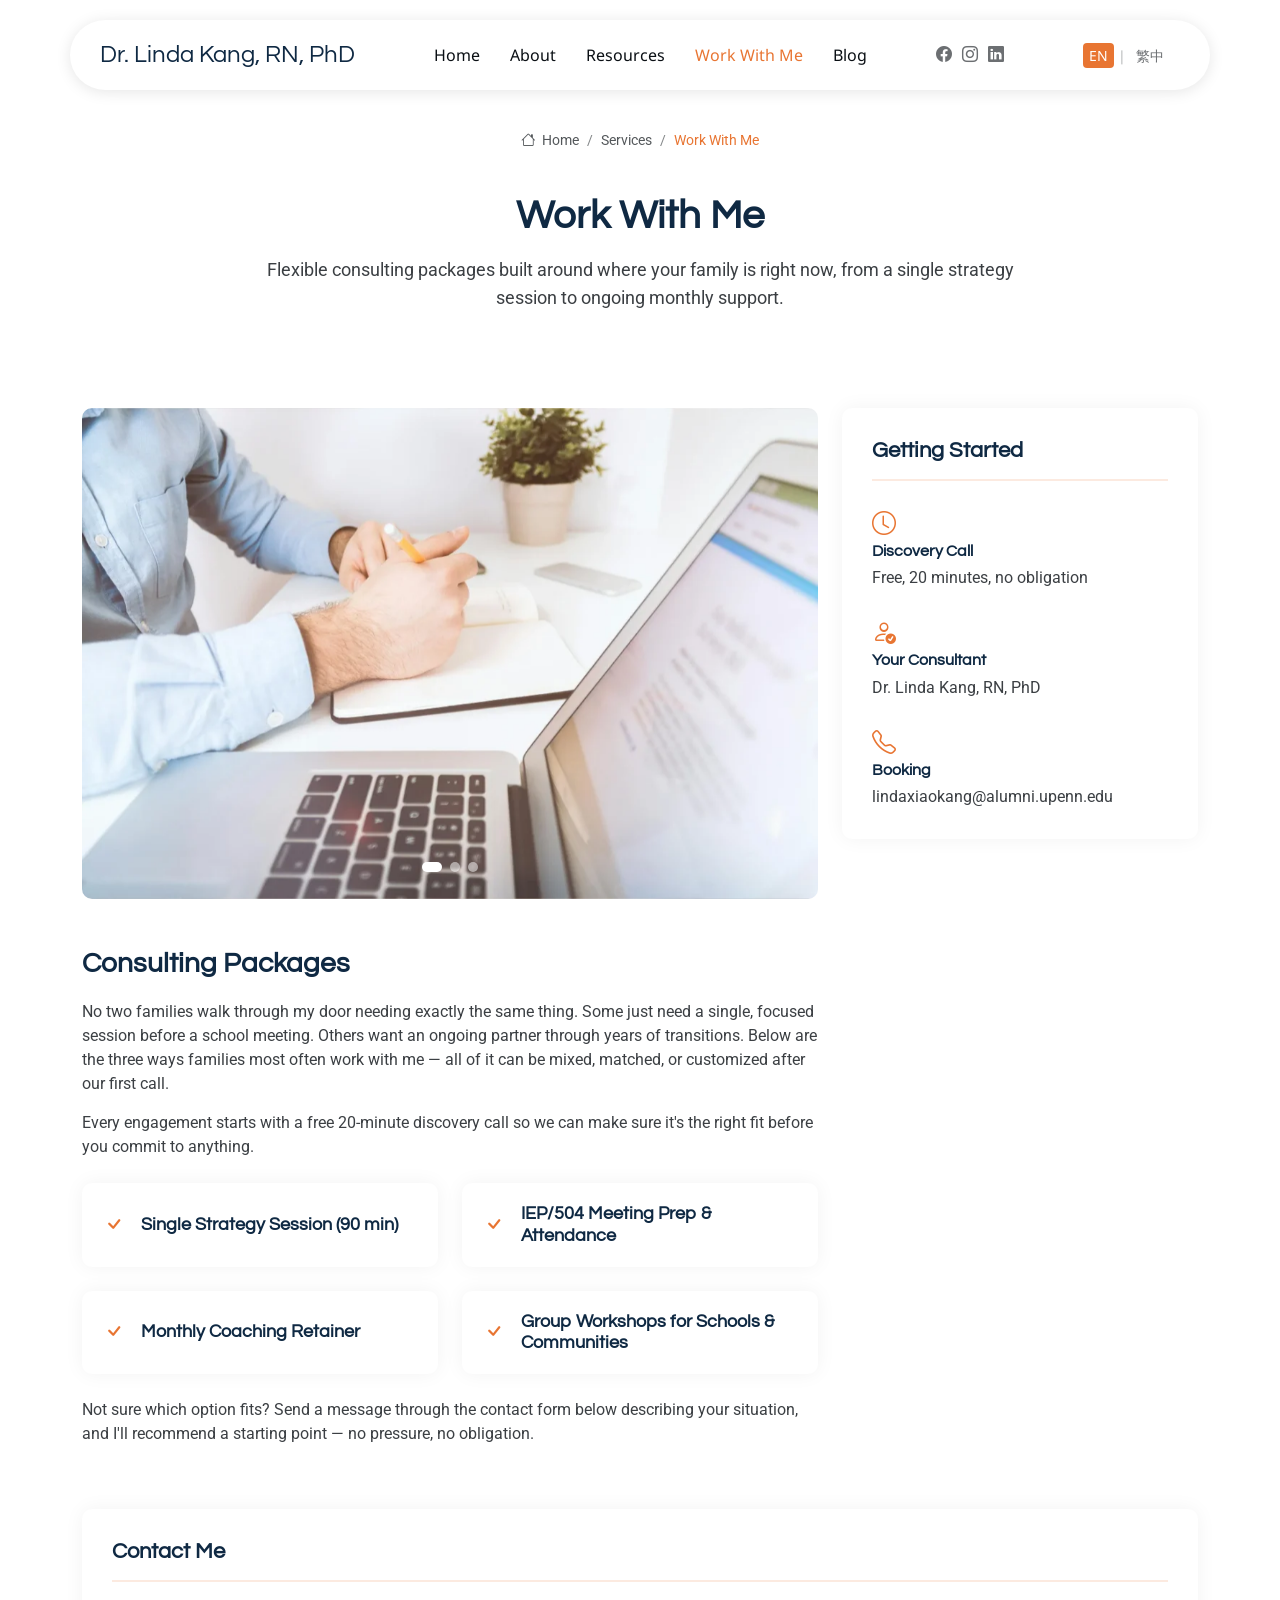
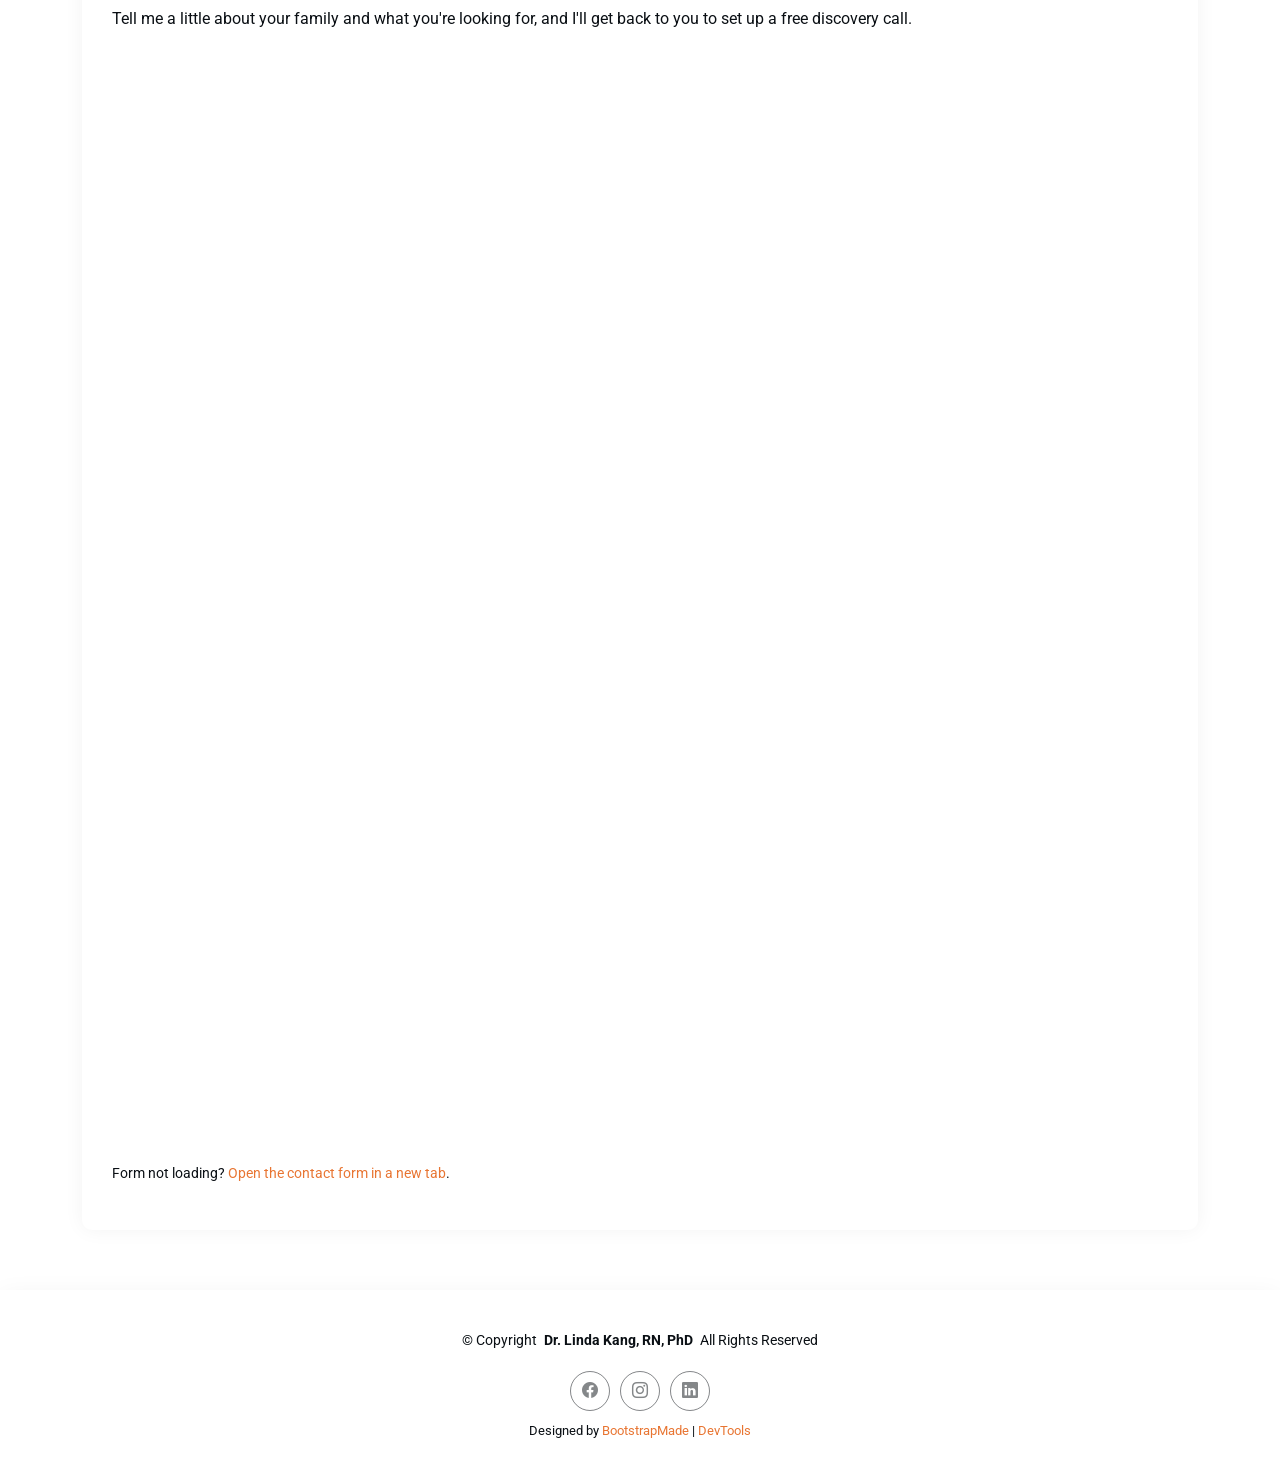
<file: work-with-me.html>
<!DOCTYPE html>
<html lang="en">

<head>
  <meta charset="utf-8">
  <meta content="width=device-width, initial-scale=1.0" name="viewport">
  <title>Work With Me | Dr. Linda Kang, RN, PhD</title>
  <meta name="description" content="Consulting packages for families of children with ADHD and learning differences, from single strategy sessions to ongoing coaching and school advocacy.">
  <meta name="keywords" content="ADHD consulting packages, family coaching, school advocacy services, work with Linda Kang">

  <link rel="alternate" hreflang="en" href="work-with-me.html">
  <link rel="alternate" hreflang="zh-Hant-TW" href="zh/work-with-me.html">

  <!-- Favicons -->
  <link href="assets/img/favicon.png" rel="icon">
  <link href="assets/img/apple-touch-icon.png" rel="apple-touch-icon">

  <!-- Fonts -->
  <link href="https://fonts.googleapis.com" rel="preconnect">
  <link href="https://fonts.gstatic.com" rel="preconnect" crossorigin>
  <link href="https://fonts.googleapis.com/css2?family=Roboto:ital,wght@0,100;0,300;0,400;0,500;0,700;0,900;1,100;1,300;1,400;1,500;1,700;1,900&family=Noto+Sans:ital,wght@0,100;0,200;0,300;0,400;0,500;0,600;0,700;0,800;0,900;1,100;1,200;1,300;1,400;1,500;1,600;1,700;1,800;1,900&family=Questrial:wght@400&display=swap" rel="stylesheet">

  <!-- Vendor CSS Files -->
  <link href="assets/vendor/bootstrap/css/bootstrap.min.css" rel="stylesheet">
  <link href="assets/vendor/bootstrap-icons/bootstrap-icons.css" rel="stylesheet">
  <link href="assets/vendor/aos/aos.css" rel="stylesheet">
  <link href="assets/vendor/glightbox/css/glightbox.min.css" rel="stylesheet">
  <link href="assets/vendor/swiper/swiper-bundle.min.css" rel="stylesheet">

  <!-- Main CSS File -->
  <link href="assets/css/main.css" rel="stylesheet">

  <!-- =======================================================
  * Template Name: EasyFolio
  * Template URL: https://bootstrapmade.com/easyfolio-bootstrap-portfolio-template/
  * Updated: Feb 21 2025 with Bootstrap v5.3.3
  * Author: BootstrapMade.com
  * License: https://bootstrapmade.com/license/
  ======================================================== -->
</head>

<body class="service-details-page">

  <header id="header" class="header d-flex align-items-center sticky-top">
    <div class="header-container container-fluid container-xl position-relative d-flex align-items-center justify-content-between">

      <a href="index.html" class="logo d-flex align-items-center me-auto me-xl-0">
        <!-- Uncomment the line below if you also wish to use an image logo -->
        <!-- <img src="assets/img/logo.webp" alt=""> -->
        <h1 class="sitename">Dr. Linda Kang, RN, PhD</h1>
      </a>

      <nav id="navmenu" class="navmenu">
        <ul>
          <li><a href="index.html">Home</a></li>
          <li><a href="about.html">About</a></li>
          <li><a href="resources.html">Resources</a></li>
          <li><a href="work-with-me.html" class="active">Work With Me</a></li>
          <li><a href="https://phdadhdmom.substack.com/">Blog</a></li>
        </ul>
        <i class="mobile-nav-toggle d-xl-none bi bi-list"></i>
      </nav>

      <div class="header-social-links">
        <a href="https://www.facebook.com/groups/229477850441076/user/624431/" class="facebook"><i class="bi bi-facebook"></i></a>
        <a href="https://www.instagram.com/phdadhdmom" class="instagram"><i class="bi bi-instagram"></i></a>
        <a href="https://tw.linkedin.com/in/xiao-kang-ph-d-6a786524" class="linkedin"><i class="bi bi-linkedin"></i></a>
      </div>

      <div class="lang-switch" aria-label="Language / 語言">
        <a href="work-with-me.html" lang="en" hreflang="en" class="active" aria-current="true">EN</a>
        <span class="sep">|</span>
        <a href="zh/work-with-me.html" lang="zh-Hant-TW" hreflang="zh-Hant-TW">繁中</a>
      </div>

    </div>
  </header>

  <main class="main">

    <!-- Page Title -->
    <div class="page-title">
      <div class="breadcrumbs">
        <nav aria-label="breadcrumb">
          <ol class="breadcrumb">
            <li class="breadcrumb-item"><a href="index.html"><i class="bi bi-house"></i> Home</a></li>
            <li class="breadcrumb-item"><a href="work-with-me.html">Services</a></li>
            <li class="breadcrumb-item active current">Work With Me</li>
          </ol>
        </nav>
      </div>

      <div class="title-wrapper">
        <h1>Work With Me</h1>
        <p>Flexible consulting packages built around where your family is right now, from a single strategy session to ongoing monthly support.</p>
      </div>
    </div><!-- End Page Title -->

    <!-- Service Details Section -->
    <section id="service-details" class="service-details section">

      <div class="container" data-aos="fade-up" data-aos-delay="100">

        <div class="row gy-4">

          <div class="col-lg-8">
            <div class="service-details-slider swiper init-swiper">
              <script type="application/json" class="swiper-config">
                {
                  "loop": true,
                  "speed": 600,
                  "autoplay": {
                    "delay": 5000
                  },
                  "slidesPerView": 1,
                  "pagination": {
                    "el": ".swiper-pagination",
                    "type": "bullets",
                    "clickable": true
                  }
                }
              </script>
              <div class="swiper-wrapper align-items-center">
                <div class="swiper-slide">
                  <img src="assets/img/services/services-1.webp" alt="Family consulting session" class="img-fluid" loading="lazy">
                </div>
                <div class="swiper-slide">
                  <img src="assets/img/services/services-2.webp" alt="Parent coaching call" class="img-fluid" loading="lazy">
                </div>
                <div class="swiper-slide">
                  <img src="assets/img/services/services-3.webp" alt="School advocacy planning" class="img-fluid" loading="lazy">
                </div>
              </div>
              <div class="swiper-pagination"></div>
            </div>

            <div class="content mt-5">
              <h3>Consulting Packages</h3>
              <p>
                No two families walk through my door needing exactly the same thing. Some just need a single, focused session before a school meeting. Others want an ongoing partner through years of transitions. Below are the three ways families most often work with me — all of it can be mixed, matched, or customized after our first call.
              </p>
              <p>
                Every engagement starts with a free 20-minute discovery call so we can make sure it's the right fit before you commit to anything.
              </p>

              <div class="features mt-4">
                <div class="row gy-4">
                  <div class="col-md-6" data-aos="fade-up" data-aos-delay="100">
                    <div class="feature-box d-flex align-items-center">
                      <i class="bi bi-check"></i>
                      <h4>Single Strategy Session (90 min)</h4>
                    </div>
                  </div>
                  <div class="col-md-6" data-aos="fade-up" data-aos-delay="200">
                    <div class="feature-box d-flex align-items-center">
                      <i class="bi bi-check"></i>
                      <h4>IEP/504 Meeting Prep &amp; Attendance</h4>
                    </div>
                  </div>
                  <div class="col-md-6" data-aos="fade-up" data-aos-delay="300">
                    <div class="feature-box d-flex align-items-center">
                      <i class="bi bi-check"></i>
                      <h4>Monthly Coaching Retainer</h4>
                    </div>
                  </div>
                  <div class="col-md-6" data-aos="fade-up" data-aos-delay="400">
                    <div class="feature-box d-flex align-items-center">
                      <i class="bi bi-check"></i>
                      <h4>Group Workshops for Schools &amp; Communities</h4>
                    </div>
                  </div>
                </div>
              </div>

              <p class="mt-4">
                Not sure which option fits? Send a message through the contact form below describing your situation, and I'll recommend a starting point — no pressure, no obligation.
              </p>
            </div>
          </div>

          <div class="col-lg-4">
            <div class="service-info">
              <h4>Getting Started</h4>
              <div class="info-item">
                <i class="bi bi-clock"></i>
                <h5>Discovery Call</h5>
                <p>Free, 20 minutes, no obligation</p>
              </div>
              <div class="info-item">
                <i class="bi bi-person-check"></i>
                <h5>Your Consultant</h5>
                <p>Dr. Linda Kang, RN, PhD</p>
              </div>
              <div class="info-item">
                <i class="bi bi-telephone"></i>
                <h5>Booking</h5>
                <p>lindaxiaokang@alumni.upenn.edu</p>
              </div>
            </div>
          </div>

        </div>

        <div class="row mt-5" id="contact">
          <div class="col-lg-12" data-aos="fade-up">
            <div class="service-info">
              <h4>Contact Me</h4>
              <p>Tell me a little about your family and what you're looking for, and I'll get back to you to set up a free discovery call.</p>
              <iframe src="https://docs.google.com/forms/d/e/1FAIpQLSccVexwEzhWy8P-nfUKouvtdo-jv017CX7FeHsnSomFJCvRnA/viewform?embedded=true" width="100%" height="1100" frameborder="0" marginheight="0" marginwidth="0" title="Contact form" loading="lazy" style="display:block; border:0;">Loading…</iframe>
              <p class="mt-3 small">Form not loading? <a href="https://docs.google.com/forms/d/e/1FAIpQLSccVexwEzhWy8P-nfUKouvtdo-jv017CX7FeHsnSomFJCvRnA/viewform?usp=publish-editor" target="_blank" rel="noopener">Open the contact form in a new tab</a>.</p>
            </div>
          </div>
        </div>

      </div>

    </section><!-- /Service Details Section -->

  </main>

  <footer id="footer" class="footer">

    <div class="container">
      <div class="copyright text-center ">
        <p>© <span>Copyright</span> <strong class="px-1 sitename">Dr. Linda Kang, RN, PhD</strong> <span>All Rights Reserved</span></p>
      </div>
      <div class="social-links d-flex justify-content-center">
        <a href="https://www.facebook.com/groups/229477850441076/user/624431/" class="facebook"><i class="bi bi-facebook"></i></a>
        <a href="https://www.instagram.com/phdadhdmom" class="instagram"><i class="bi bi-instagram"></i></a>
        <a href="https://tw.linkedin.com/in/xiao-kang-ph-d-6a786524" class="linkedin"><i class="bi bi-linkedin"></i></a>
      </div>
      <div class="credits">
        <!-- All the links in the footer should remain intact. -->
        <!-- You can delete the links only if you've purchased the pro version. -->
        <!-- Licensing information: https://bootstrapmade.com/license/ -->
        <!-- Purchase the pro version with working PHP/AJAX contact form: [buy-url] -->
        Designed by <a href="https://bootstrapmade.com/">BootstrapMade</a> | <a href="https://bootstrapmade.com/tools/">DevTools</a>
      </div>
    </div>

  </footer>

  <!-- Scroll Top -->
  <a href="#" id="scroll-top" class="scroll-top d-flex align-items-center justify-content-center"><i class="bi bi-arrow-up-short"></i></a>

  <!-- Vendor JS Files -->
  <script src="assets/vendor/bootstrap/js/bootstrap.bundle.min.js"></script>
  <script src="assets/vendor/php-email-form/validate.js"></script>
  <script src="assets/vendor/aos/aos.js"></script>
  <script src="assets/vendor/waypoints/noframework.waypoints.js"></script>
  <script src="assets/vendor/glightbox/js/glightbox.min.js"></script>
  <script src="assets/vendor/imagesloaded/imagesloaded.pkgd.min.js"></script>
  <script src="assets/vendor/isotope-layout/isotope.pkgd.min.js"></script>
  <script src="assets/vendor/swiper/swiper-bundle.min.js"></script>

  <!-- Main JS File -->
  <script src="assets/js/main.js"></script>

</body>

</html>
</file>
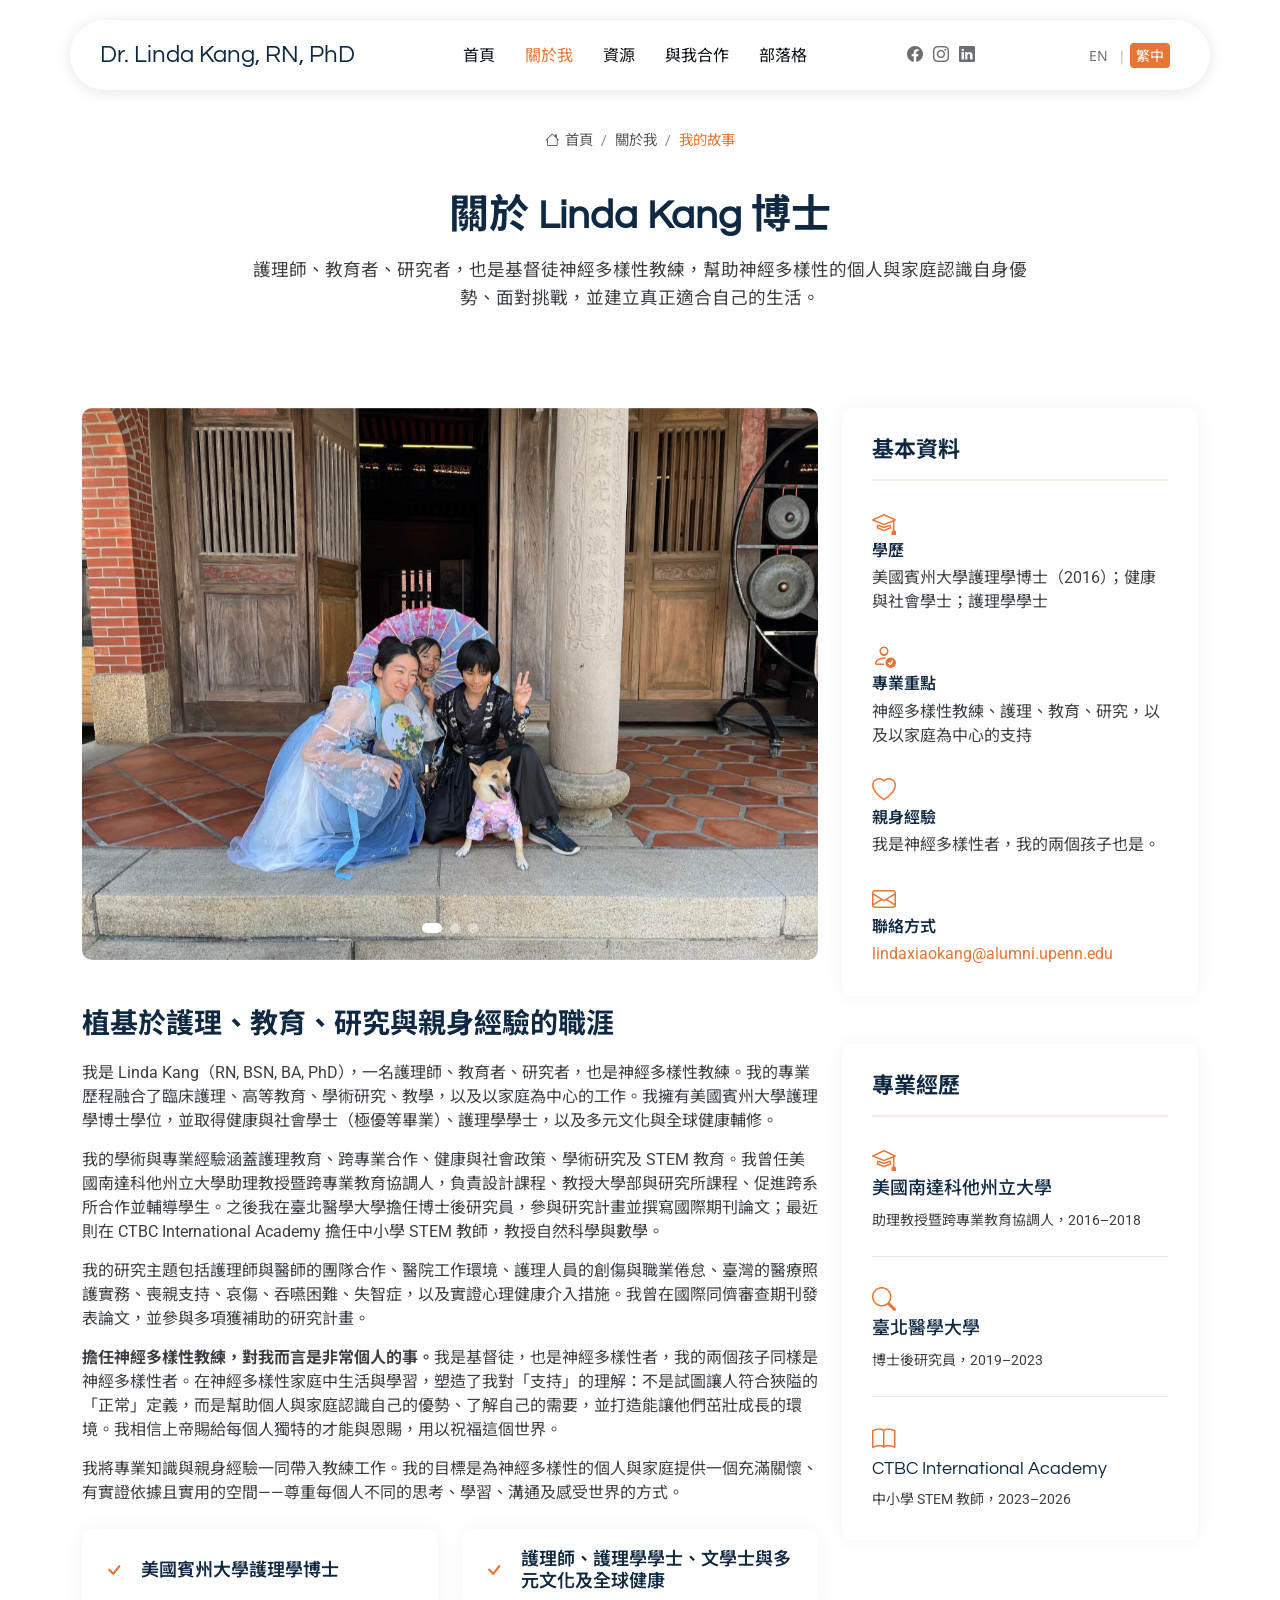
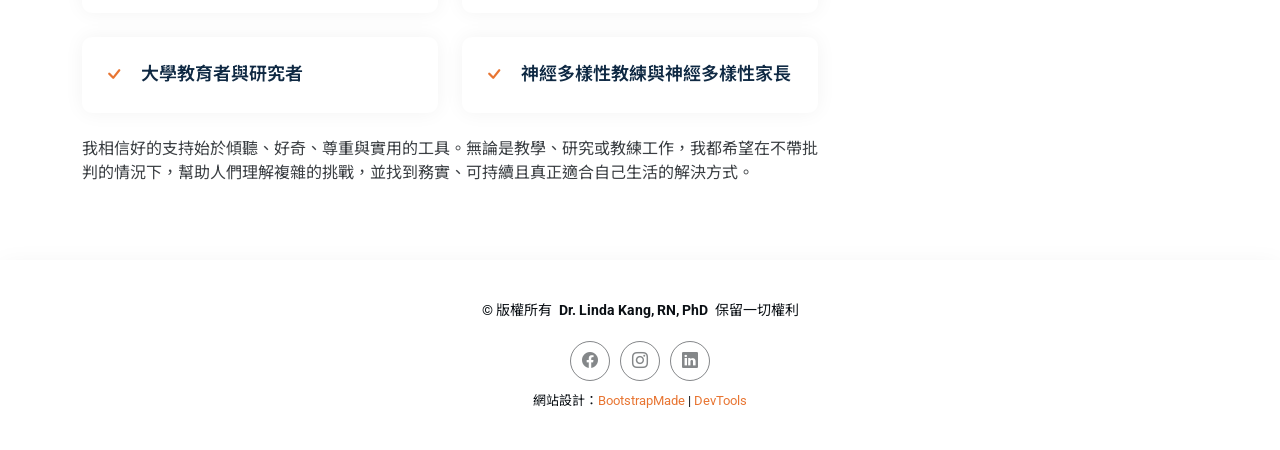
<file: zh/about.html>
<!DOCTYPE html>
<html lang="zh-Hant-TW">

<head>
  <meta charset="utf-8">
  <meta content="width=device-width, initial-scale=1.0" name="viewport">
  <title>關於 Linda Kang 博士（RN, PhD）</title>
  <meta name="description" content="認識 Linda Kang 博士（RN, BSN, BA, PhD）：護理師、教育者、研究者，也是支持神經多樣性個人與家庭的神經多樣性教練。">
  <meta name="keywords" content="Linda Kang, 護理師, 博士, 神經多樣性教練, 教育者, 研究者">

  <link rel="alternate" hreflang="en" href="../about.html">
  <link rel="alternate" hreflang="zh-Hant-TW" href="about.html">

  <!-- Favicons -->
  <link href="../assets/img/favicon.png" rel="icon">
  <link href="../assets/img/apple-touch-icon.png" rel="apple-touch-icon">

  <!-- Fonts -->
  <link href="https://fonts.googleapis.com" rel="preconnect">
  <link href="https://fonts.gstatic.com" rel="preconnect" crossorigin>
  <link href="https://fonts.googleapis.com/css2?family=Roboto:ital,wght@0,100;0,300;0,400;0,500;0,700;0,900;1,100;1,300;1,400;1,500;1,700;1,900&family=Noto+Sans:ital,wght@0,100;0,200;0,300;0,400;0,500;0,600;0,700;0,800;0,900;1,100;1,200;1,300;1,400;1,500;1,600;1,700;1,800;1,900&family=Questrial:wght@400&family=Noto+Sans+TC:wght@300;400;500;700&display=swap" rel="stylesheet">

  <!-- Vendor CSS Files -->
  <link href="../assets/vendor/bootstrap/css/bootstrap.min.css" rel="stylesheet">
  <link href="../assets/vendor/bootstrap-icons/bootstrap-icons.css" rel="stylesheet">
  <link href="../assets/vendor/aos/aos.css" rel="stylesheet">
  <link href="../assets/vendor/glightbox/css/glightbox.min.css" rel="stylesheet">
  <link href="../assets/vendor/swiper/swiper-bundle.min.css" rel="stylesheet">

  <!-- Main CSS File -->
  <link href="../assets/css/main.css" rel="stylesheet">

  <!-- =======================================================
  * Template Name: EasyFolio
  * Template URL: https://bootstrapmade.com/easyfolio-bootstrap-portfolio-template/
  * Updated: Feb 21 2025 with Bootstrap v5.3.3
  * Author: BootstrapMade.com
  * License: https://bootstrapmade.com/license/
  ======================================================== -->
</head>

<body class="service-details-page">

  <header id="header" class="header d-flex align-items-center sticky-top">
    <div class="header-container container-fluid container-xl position-relative d-flex align-items-center justify-content-between">

      <a href="index.html" class="logo d-flex align-items-center me-auto me-xl-0">
        <!-- Uncomment the line below if you also wish to use an image logo -->
        <!-- <img src="../assets/img/logo.webp" alt=""> -->
        <h1 class="sitename">Dr. Linda Kang, RN, PhD</h1>
      </a>

      <nav id="navmenu" class="navmenu">
        <ul>
          <li><a href="index.html">首頁</a></li>
          <li><a href="about.html" class="active">關於我</a></li>
          <li><a href="resources.html">資源</a></li>
          <li><a href="work-with-me.html">與我合作</a></li>
          <li><a href="https://phdadhdmom.substack.com/">部落格</a></li>
        </ul>
        <i class="mobile-nav-toggle d-xl-none bi bi-list"></i>
      </nav>

      <div class="header-social-links">
        <a href="https://www.facebook.com/groups/229477850441076/user/624431/" class="facebook"><i class="bi bi-facebook"></i></a>
        <a href="https://www.instagram.com/phdadhdmom" class="instagram"><i class="bi bi-instagram"></i></a>
        <a href="https://tw.linkedin.com/in/xiao-kang-ph-d-6a786524" class="linkedin"><i class="bi bi-linkedin"></i></a>
      </div>

      <div class="lang-switch" aria-label="Language / 語言">
        <a href="../about.html" lang="en" hreflang="en">EN</a>
        <span class="sep">|</span>
        <a href="about.html" lang="zh-Hant-TW" hreflang="zh-Hant-TW" class="active" aria-current="true">繁中</a>
      </div>

    </div>
  </header>

  <main class="main">

    <!-- Page Title -->
    <div class="page-title">
      <div class="breadcrumbs">
        <nav aria-label="breadcrumb">
          <ol class="breadcrumb">
            <li class="breadcrumb-item"><a href="index.html"><i class="bi bi-house"></i> 首頁</a></li>
            <li class="breadcrumb-item"><a href="about.html">關於我</a></li>
            <li class="breadcrumb-item active current">我的故事</li>
          </ol>
        </nav>
      </div>

      <div class="title-wrapper">
        <h1>關於 Linda Kang 博士</h1>
        <p>護理師、教育者、研究者，也是基督徒神經多樣性教練，幫助神經多樣性的個人與家庭認識自身優勢、面對挑戰，並建立真正適合自己的生活。</p>
      </div>
    </div><!-- End Page Title -->

    <!-- Service Details Section -->
    <section id="service-details" class="service-details section">

      <div class="container" data-aos="fade-up" data-aos-delay="100">

        <div class="row gy-4">

          <div class="col-lg-8">
            <div class="service-details-slider swiper init-swiper">
              <script type="application/json" class="swiper-config">
                {
                  "loop": true,
                  "speed": 600,
                  "autoplay": {
                    "delay": 5000
                  },
                  "slidesPerView": 1,
                  "pagination": {
                    "el": ".swiper-pagination",
                    "type": "bullets",
                    "clickable": true
                  }
                }
              </script>
              <div class="swiper-wrapper align-items-center">
                <div class="swiper-slide">
                  <img src="../assets/img/profile/profile-1.webp" alt="Linda Kang 博士" class="img-fluid" loading="lazy">
                </div>
                <div class="swiper-slide">
                  <img src="../assets/img/profile/profile-square-2.webp" alt="Linda Kang 博士" class="img-fluid" loading="lazy">
                </div>
                <div class="swiper-slide">
                  <img src="../assets/img/services/services-3.webp" alt="家庭諮詢" class="img-fluid" loading="lazy">
                </div>
              </div>
              <div class="swiper-pagination"></div>
            </div>

            <div class="content mt-5">
              <h3>植基於護理、教育、研究與親身經驗的職涯</h3>
              <p>我是 Linda Kang（RN, BSN, BA, PhD），一名護理師、教育者、研究者，也是神經多樣性教練。我的專業歷程融合了臨床護理、高等教育、學術研究、教學，以及以家庭為中心的工作。我擁有美國賓州大學護理學博士學位，並取得健康與社會學士（極優等畢業）、護理學學士，以及多元文化與全球健康輔修。</p>
              <p>我的學術與專業經驗涵蓋護理教育、跨專業合作、健康與社會政策、學術研究及 STEM 教育。我曾任美國南達科他州立大學助理教授暨跨專業教育協調人，負責設計課程、教授大學部與研究所課程、促進跨系所合作並輔導學生。之後我在臺北醫學大學擔任博士後研究員，參與研究計畫並撰寫國際期刊論文；最近則在 CTBC International Academy 擔任中小學 STEM 教師，教授自然科學與數學。</p>
              <p>我的研究主題包括護理師與醫師的團隊合作、醫院工作環境、護理人員的創傷與職業倦怠、臺灣的醫療照護實務、喪親支持、哀傷、吞嚥困難、失智症，以及實證心理健康介入措施。我曾在國際同儕審查期刊發表論文，並參與多項獲補助的研究計畫。</p>
              <p><strong>擔任神經多樣性教練，對我而言是非常個人的事。</strong>我是基督徒，也是神經多樣性者，我的兩個孩子同樣是神經多樣性者。在神經多樣性家庭中生活與學習，塑造了我對「支持」的理解：不是試圖讓人符合狹隘的「正常」定義，而是幫助個人與家庭認識自己的優勢、了解自己的需要，並打造能讓他們茁壯成長的環境。我相信上帝賜給每個人獨特的才能與恩賜，用以祝福這個世界。</p>
              <p>我將專業知識與親身經驗一同帶入教練工作。我的目標是為神經多樣性的個人與家庭提供一個充滿關懷、有實證依據且實用的空間——尊重每個人不同的思考、學習、溝通及感受世界的方式。</p>
              <div class="features mt-4"><div class="row gy-4"><div class="col-md-6" data-aos="fade-up" data-aos-delay="100"><div class="feature-box d-flex align-items-center"><i class="bi bi-check"></i><h4>美國賓州大學護理學博士</h4></div></div><div class="col-md-6" data-aos="fade-up" data-aos-delay="200"><div class="feature-box d-flex align-items-center"><i class="bi bi-check"></i><h4>護理師、護理學學士、文學士與多元文化及全球健康</h4></div></div><div class="col-md-6" data-aos="fade-up" data-aos-delay="300"><div class="feature-box d-flex align-items-center"><i class="bi bi-check"></i><h4>大學教育者與研究者</h4></div></div><div class="col-md-6" data-aos="fade-up" data-aos-delay="400"><div class="feature-box d-flex align-items-center"><i class="bi bi-check"></i><h4>神經多樣性教練與神經多樣性家長</h4></div></div></div></div>
              <p class="mt-4">我相信好的支持始於傾聽、好奇、尊重與實用的工具。無論是教學、研究或教練工作，我都希望在不帶批判的情況下，幫助人們理解複雜的挑戰，並找到務實、可持續且真正適合自己生活的解決方式。</p>
            </div>
          </div>

          <div class="col-lg-4">
            <div class="service-info"><h4>基本資料</h4><div class="info-item"><i class="bi bi-mortarboard"></i><h5>學歷</h5><p>美國賓州大學護理學博士（2016）；健康與社會學士；護理學學士</p></div><div class="info-item"><i class="bi bi-person-check"></i><h5>專業重點</h5><p>神經多樣性教練、護理、教育、研究，以及以家庭為中心的支持</p></div><div class="info-item"><i class="bi bi-heart"></i><h5>親身經驗</h5><p>我是神經多樣性者，我的兩個孩子也是。</p></div><div class="info-item"><i class="bi bi-envelope"></i><h5>聯絡方式</h5><p><a href="mailto:lindaxiaokang@alumni.upenn.edu">lindaxiaokang@alumni.upenn.edu</a></p></div></div><div class="related-services mt-5"><h4>專業經歷</h4><div class="service-item"><i class="bi bi-mortarboard"></i><h5>美國南達科他州立大學</h5><p>助理教授暨跨專業教育協調人，2016–2018</p></div><div class="service-item"><i class="bi bi-search"></i><h5>臺北醫學大學</h5><p>博士後研究員，2019–2023</p></div><div class="service-item"><i class="bi bi-book"></i><h5>CTBC International Academy</h5><p>中小學 STEM 教師，2023–2026</p></div></div>          </div>

        </div>

      </div>

    </section><!-- /Service Details Section -->

  </main>

  <footer id="footer" class="footer">

    <div class="container">
      <div class="copyright text-center ">
        <p>© <span>版權所有</span> <strong class="px-1 sitename">Dr. Linda Kang, RN, PhD</strong> <span>保留一切權利</span></p>
      </div>
      <div class="social-links d-flex justify-content-center">
        <a href="https://www.facebook.com/groups/229477850441076/user/624431/" class="facebook"><i class="bi bi-facebook"></i></a>
        <a href="https://www.instagram.com/phdadhdmom" class="instagram"><i class="bi bi-instagram"></i></a>
        <a href="https://tw.linkedin.com/in/xiao-kang-ph-d-6a786524" class="linkedin"><i class="bi bi-linkedin"></i></a>
      </div>
      <div class="credits">
        <!-- All the links in the footer should remain intact. -->
        <!-- You can delete the links only if you've purchased the pro version. -->
        <!-- Licensing information: https://bootstrapmade.com/license/ -->
        <!-- Purchase the pro version with working PHP/AJAX contact form: [buy-url] -->
        網站設計：<a href="https://bootstrapmade.com/">BootstrapMade</a> | <a href="https://bootstrapmade.com/tools/">DevTools</a>
      </div>
    </div>

  </footer>

  <!-- Scroll Top -->
  <a href="#" id="scroll-top" class="scroll-top d-flex align-items-center justify-content-center"><i class="bi bi-arrow-up-short"></i></a>

  <!-- Vendor JS Files -->
  <script src="../assets/vendor/bootstrap/js/bootstrap.bundle.min.js"></script>
  <script src="../assets/vendor/php-email-form/validate.js"></script>
  <script src="../assets/vendor/aos/aos.js"></script>
  <script src="../assets/vendor/waypoints/noframework.waypoints.js"></script>
  <script src="../assets/vendor/glightbox/js/glightbox.min.js"></script>
  <script src="../assets/vendor/imagesloaded/imagesloaded.pkgd.min.js"></script>
  <script src="../assets/vendor/isotope-layout/isotope.pkgd.min.js"></script>
  <script src="../assets/vendor/swiper/swiper-bundle.min.js"></script>

  <!-- Main JS File -->
  <script src="../assets/js/main.js"></script>

</body>

</html>
</file>
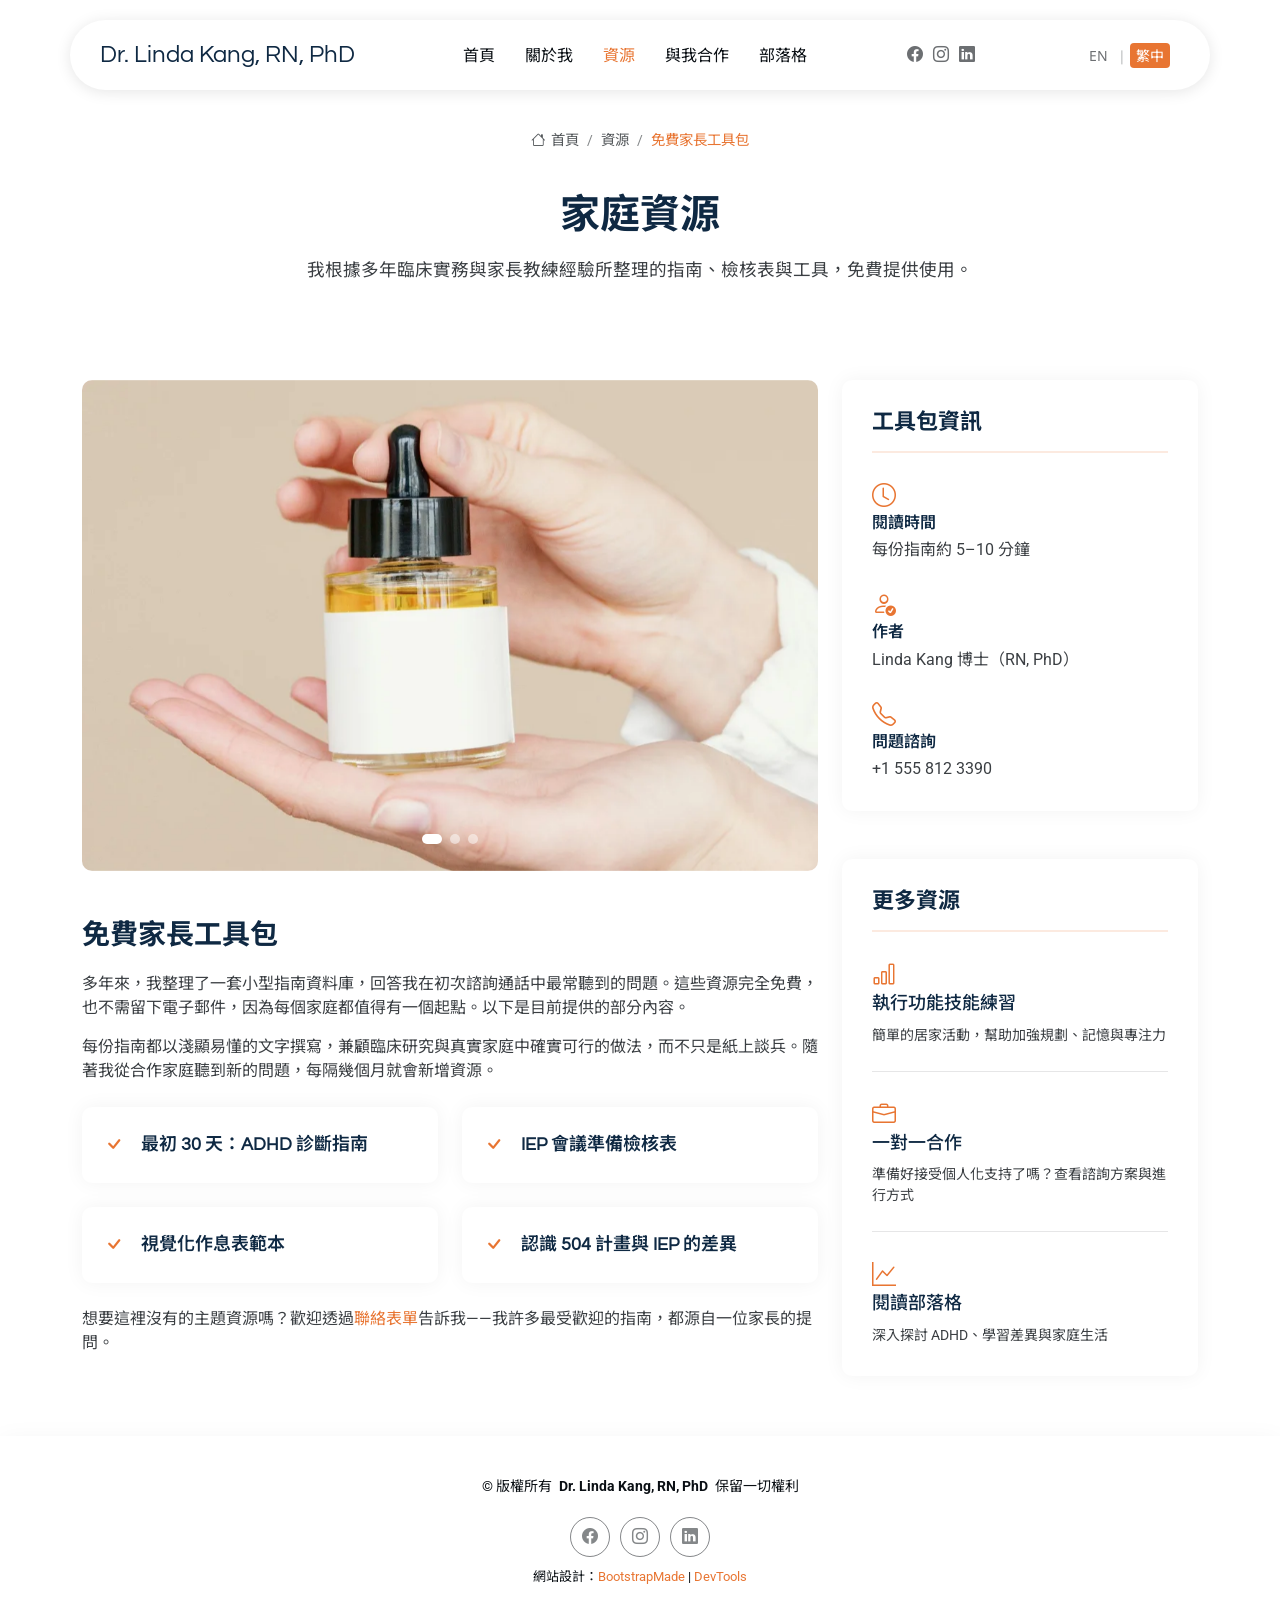
<file: zh/resources.html>
<!DOCTYPE html>
<html lang="zh-Hant-TW">

<head>
  <meta charset="utf-8">
  <meta content="width=device-width, initial-scale=1.0" name="viewport">
  <title>資源｜Linda Kang 博士（RN, PhD）</title>
  <meta name="description" content="提供 ADHD 及學習差異孩子家長的免費指南、檢核表與書單。">
  <meta name="keywords" content="ADHD 資源, IEP 檢核表, 學習障礙指南, 家長資源">

  <link rel="alternate" hreflang="en" href="../resources.html">
  <link rel="alternate" hreflang="zh-Hant-TW" href="resources.html">

  <!-- Favicons -->
  <link href="../assets/img/favicon.png" rel="icon">
  <link href="../assets/img/apple-touch-icon.png" rel="apple-touch-icon">

  <!-- Fonts -->
  <link href="https://fonts.googleapis.com" rel="preconnect">
  <link href="https://fonts.gstatic.com" rel="preconnect" crossorigin>
  <link href="https://fonts.googleapis.com/css2?family=Roboto:ital,wght@0,100;0,300;0,400;0,500;0,700;0,900;1,100;1,300;1,400;1,500;1,700;1,900&family=Noto+Sans:ital,wght@0,100;0,200;0,300;0,400;0,500;0,600;0,700;0,800;0,900;1,100;1,200;1,300;1,400;1,500;1,600;1,700;1,800;1,900&family=Questrial:wght@400&family=Noto+Sans+TC:wght@300;400;500;700&display=swap" rel="stylesheet">

  <!-- Vendor CSS Files -->
  <link href="../assets/vendor/bootstrap/css/bootstrap.min.css" rel="stylesheet">
  <link href="../assets/vendor/bootstrap-icons/bootstrap-icons.css" rel="stylesheet">
  <link href="../assets/vendor/aos/aos.css" rel="stylesheet">
  <link href="../assets/vendor/glightbox/css/glightbox.min.css" rel="stylesheet">
  <link href="../assets/vendor/swiper/swiper-bundle.min.css" rel="stylesheet">

  <!-- Main CSS File -->
  <link href="../assets/css/main.css" rel="stylesheet">

  <!-- =======================================================
  * Template Name: EasyFolio
  * Template URL: https://bootstrapmade.com/easyfolio-bootstrap-portfolio-template/
  * Updated: Feb 21 2025 with Bootstrap v5.3.3
  * Author: BootstrapMade.com
  * License: https://bootstrapmade.com/license/
  ======================================================== -->
</head>

<body class="service-details-page">

  <header id="header" class="header d-flex align-items-center sticky-top">
    <div class="header-container container-fluid container-xl position-relative d-flex align-items-center justify-content-between">

      <a href="index.html" class="logo d-flex align-items-center me-auto me-xl-0">
        <!-- Uncomment the line below if you also wish to use an image logo -->
        <!-- <img src="../assets/img/logo.webp" alt=""> -->
        <h1 class="sitename">Dr. Linda Kang, RN, PhD</h1>
      </a>

      <nav id="navmenu" class="navmenu">
        <ul>
          <li><a href="index.html">首頁</a></li>
          <li><a href="about.html">關於我</a></li>
          <li><a href="resources.html" class="active">資源</a></li>
          <li><a href="work-with-me.html">與我合作</a></li>
          <li><a href="https://phdadhdmom.substack.com/">部落格</a></li>
        </ul>
        <i class="mobile-nav-toggle d-xl-none bi bi-list"></i>
      </nav>

      <div class="header-social-links">
        <a href="https://www.facebook.com/groups/229477850441076/user/624431/" class="facebook"><i class="bi bi-facebook"></i></a>
        <a href="https://www.instagram.com/phdadhdmom" class="instagram"><i class="bi bi-instagram"></i></a>
        <a href="https://tw.linkedin.com/in/xiao-kang-ph-d-6a786524" class="linkedin"><i class="bi bi-linkedin"></i></a>
      </div>

      <div class="lang-switch" aria-label="Language / 語言">
        <a href="../resources.html" lang="en" hreflang="en">EN</a>
        <span class="sep">|</span>
        <a href="resources.html" lang="zh-Hant-TW" hreflang="zh-Hant-TW" class="active" aria-current="true">繁中</a>
      </div>

    </div>
  </header>

  <main class="main">

    <!-- Page Title -->
    <div class="page-title">
      <div class="breadcrumbs">
        <nav aria-label="breadcrumb">
          <ol class="breadcrumb">
            <li class="breadcrumb-item"><a href="index.html"><i class="bi bi-house"></i> 首頁</a></li>
            <li class="breadcrumb-item"><a href="resources.html">資源</a></li>
            <li class="breadcrumb-item active current">免費家長工具包</li>
          </ol>
        </nav>
      </div>

      <div class="title-wrapper">
        <h1>家庭資源</h1>
        <p>我根據多年臨床實務與家長教練經驗所整理的指南、檢核表與工具，免費提供使用。</p>
      </div>
    </div><!-- End Page Title -->

    <!-- Service Details Section -->
    <section id="service-details" class="service-details section">

      <div class="container" data-aos="fade-up" data-aos-delay="100">

        <div class="row gy-4">

          <div class="col-lg-8">
            <div class="service-details-slider swiper init-swiper">
              <script type="application/json" class="swiper-config">
                {
                  "loop": true,
                  "speed": 600,
                  "autoplay": {
                    "delay": 5000
                  },
                  "slidesPerView": 1,
                  "pagination": {
                    "el": ".swiper-pagination",
                    "type": "bullets",
                    "clickable": true
                  }
                }
              </script>
              <div class="swiper-wrapper align-items-center">
                <div class="swiper-slide">
                  <img src="../assets/img/portfolio/portfolio-1.webp" alt="家長資源指南" class="img-fluid" loading="lazy">
                </div>
                <div class="swiper-slide">
                  <img src="../assets/img/portfolio/portfolio-4.webp" alt="家庭作息規劃表" class="img-fluid" loading="lazy">
                </div>
                <div class="swiper-slide">
                  <img src="../assets/img/portfolio/portfolio-10.webp" alt="IEP 檢核表" class="img-fluid" loading="lazy">
                </div>
              </div>
              <div class="swiper-pagination"></div>
            </div>

            <div class="content mt-5">
              <h3>免費家長工具包</h3>
              <p>
                多年來，我整理了一套小型指南資料庫，回答我在初次諮詢通話中最常聽到的問題。這些資源完全免費，也不需留下電子郵件，因為每個家庭都值得有一個起點。以下是目前提供的部分內容。
              </p>
              <p>
                每份指南都以淺顯易懂的文字撰寫，兼顧臨床研究與真實家庭中確實可行的做法，而不只是紙上談兵。隨著我從合作家庭聽到新的問題，每隔幾個月就會新增資源。
              </p>

              <div class="features mt-4">
                <div class="row gy-4">
                  <div class="col-md-6" data-aos="fade-up" data-aos-delay="100">
                    <div class="feature-box d-flex align-items-center">
                      <i class="bi bi-check"></i>
                      <h4>最初 30 天：ADHD 診斷指南</h4>
                    </div>
                  </div>
                  <div class="col-md-6" data-aos="fade-up" data-aos-delay="200">
                    <div class="feature-box d-flex align-items-center">
                      <i class="bi bi-check"></i>
                      <h4>IEP 會議準備檢核表</h4>
                    </div>
                  </div>
                  <div class="col-md-6" data-aos="fade-up" data-aos-delay="300">
                    <div class="feature-box d-flex align-items-center">
                      <i class="bi bi-check"></i>
                      <h4>視覺化作息表範本</h4>
                    </div>
                  </div>
                  <div class="col-md-6" data-aos="fade-up" data-aos-delay="400">
                    <div class="feature-box d-flex align-items-center">
                      <i class="bi bi-check"></i>
                      <h4>認識 504 計畫與 IEP 的差異</h4>
                    </div>
                  </div>
                </div>
              </div>

              <p class="mt-4">
                想要這裡沒有的主題資源嗎？歡迎透過<a href="work-with-me.html#contact">聯絡表單</a>告訴我——我許多最受歡迎的指南，都源自一位家長的提問。
              </p>
            </div>
          </div>

          <div class="col-lg-4">
            <div class="service-info">
              <h4>工具包資訊</h4>
              <div class="info-item">
                <i class="bi bi-clock"></i>
                <h5>閱讀時間</h5>
                <p>每份指南約 5–10 分鐘</p>
              </div>
              <div class="info-item">
                <i class="bi bi-person-check"></i>
                <h5>作者</h5>
                <p>Linda Kang 博士（RN, PhD）</p>
              </div>
              <div class="info-item">
                <i class="bi bi-telephone"></i>
                <h5>問題諮詢</h5>
                <p>+1 555 812 3390</p>
              </div>
            </div>

            <div class="related-services mt-5">
              <h4>更多資源</h4>
              <div class="service-item">
                <i class="bi bi-bar-chart"></i>
                <h5><a href="resources.html">執行功能技能練習</a></h5>
                <p>簡單的居家活動，幫助加強規劃、記憶與專注力</p>
              </div>
              <div class="service-item">
                <i class="bi bi-briefcase"></i>
                <h5><a href="work-with-me.html">一對一合作</a></h5>
                <p>準備好接受個人化支持了嗎？查看諮詢方案與進行方式</p>
              </div>
              <div class="service-item">
                <i class="bi bi-graph-up"></i>
                <h5><a href="https://phdadhdmom.substack.com/">閱讀部落格</a></h5>
                <p>深入探討 ADHD、學習差異與家庭生活</p>
              </div>
            </div>
          </div>

        </div>

      </div>

    </section><!-- /Service Details Section -->

  </main>

  <footer id="footer" class="footer">

    <div class="container">
      <div class="copyright text-center ">
        <p>© <span>版權所有</span> <strong class="px-1 sitename">Dr. Linda Kang, RN, PhD</strong> <span>保留一切權利</span></p>
      </div>
      <div class="social-links d-flex justify-content-center">
        <a href="https://www.facebook.com/groups/229477850441076/user/624431/" class="facebook"><i class="bi bi-facebook"></i></a>
        <a href="https://www.instagram.com/phdadhdmom" class="instagram"><i class="bi bi-instagram"></i></a>
        <a href="https://tw.linkedin.com/in/xiao-kang-ph-d-6a786524" class="linkedin"><i class="bi bi-linkedin"></i></a>
      </div>
      <div class="credits">
        <!-- All the links in the footer should remain intact. -->
        <!-- You can delete the links only if you've purchased the pro version. -->
        <!-- Licensing information: https://bootstrapmade.com/license/ -->
        <!-- Purchase the pro version with working PHP/AJAX contact form: [buy-url] -->
        網站設計：<a href="https://bootstrapmade.com/">BootstrapMade</a> | <a href="https://bootstrapmade.com/tools/">DevTools</a>
      </div>
    </div>

  </footer>

  <!-- Scroll Top -->
  <a href="#" id="scroll-top" class="scroll-top d-flex align-items-center justify-content-center"><i class="bi bi-arrow-up-short"></i></a>

  <!-- Vendor JS Files -->
  <script src="../assets/vendor/bootstrap/js/bootstrap.bundle.min.js"></script>
  <script src="../assets/vendor/php-email-form/validate.js"></script>
  <script src="../assets/vendor/aos/aos.js"></script>
  <script src="../assets/vendor/waypoints/noframework.waypoints.js"></script>
  <script src="../assets/vendor/glightbox/js/glightbox.min.js"></script>
  <script src="../assets/vendor/imagesloaded/imagesloaded.pkgd.min.js"></script>
  <script src="../assets/vendor/isotope-layout/isotope.pkgd.min.js"></script>
  <script src="../assets/vendor/swiper/swiper-bundle.min.js"></script>

  <!-- Main JS File -->
  <script src="../assets/js/main.js"></script>

</body>

</html>
</file>
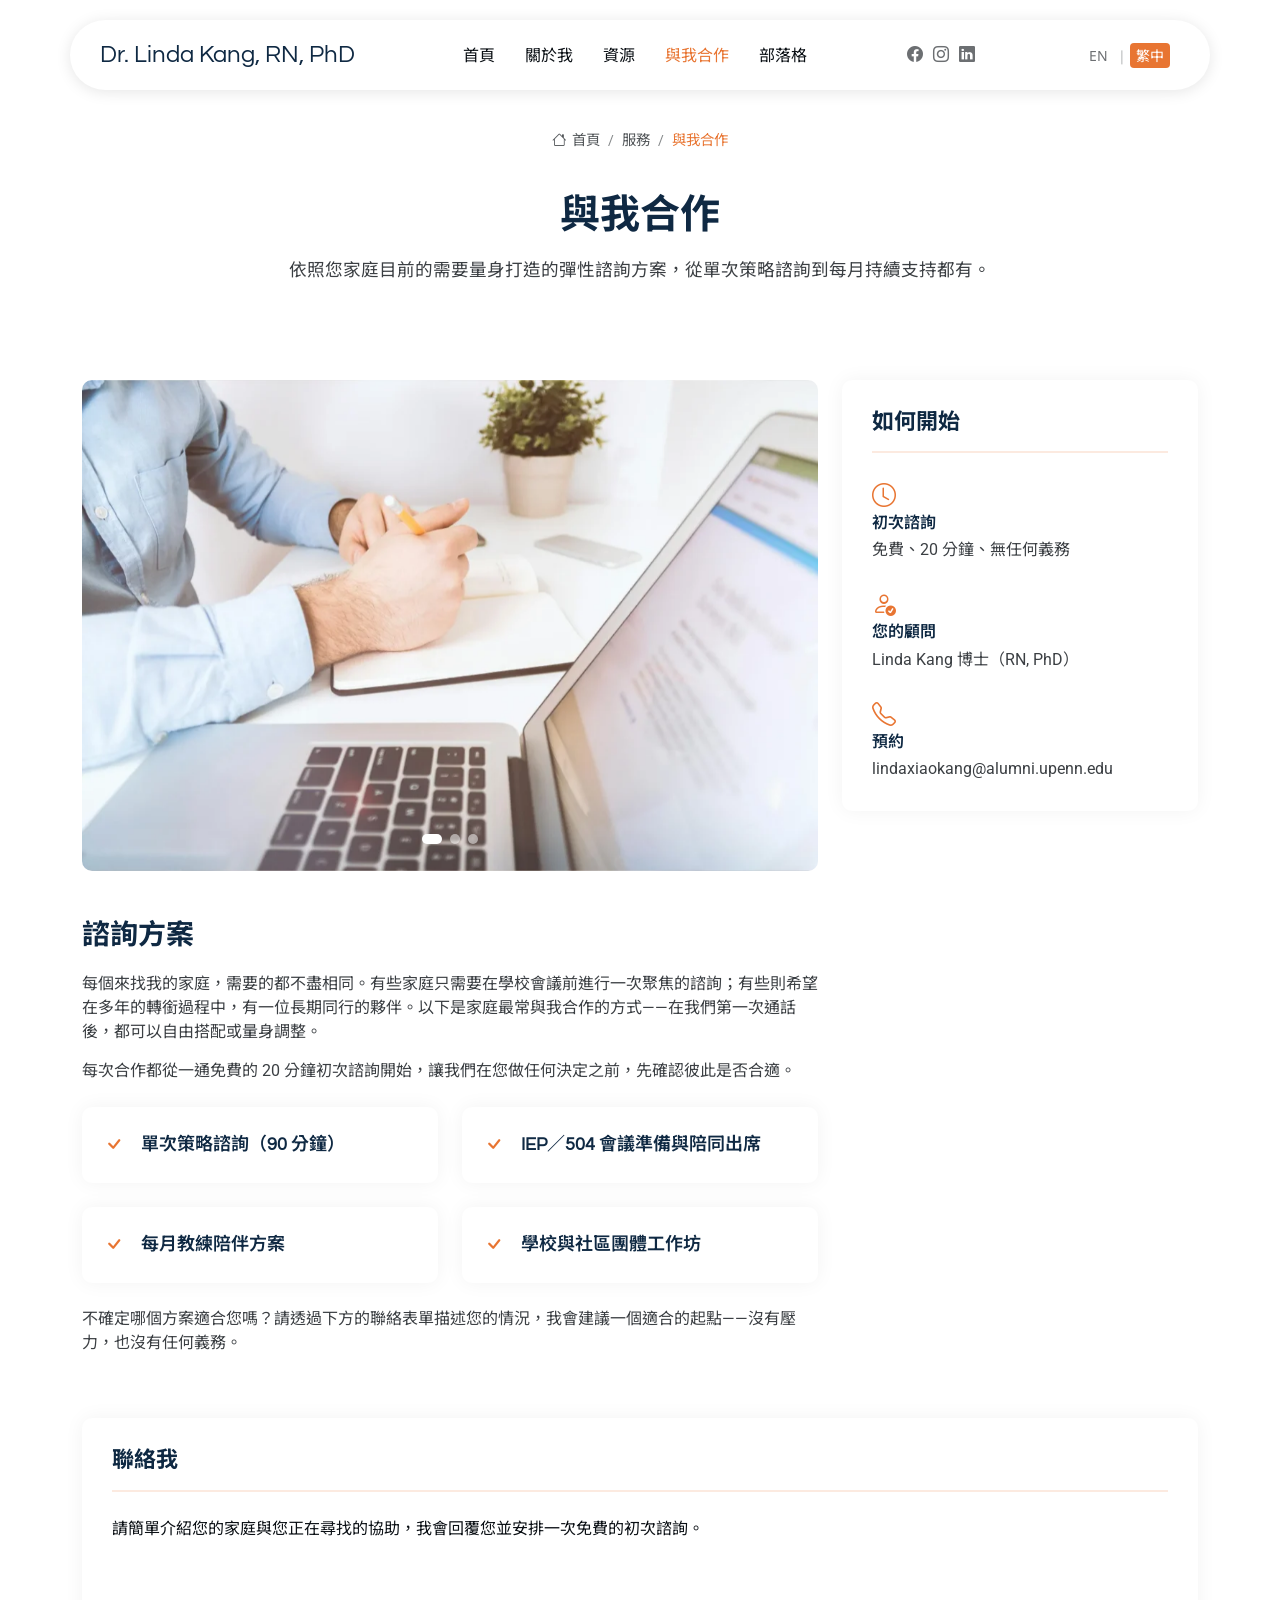
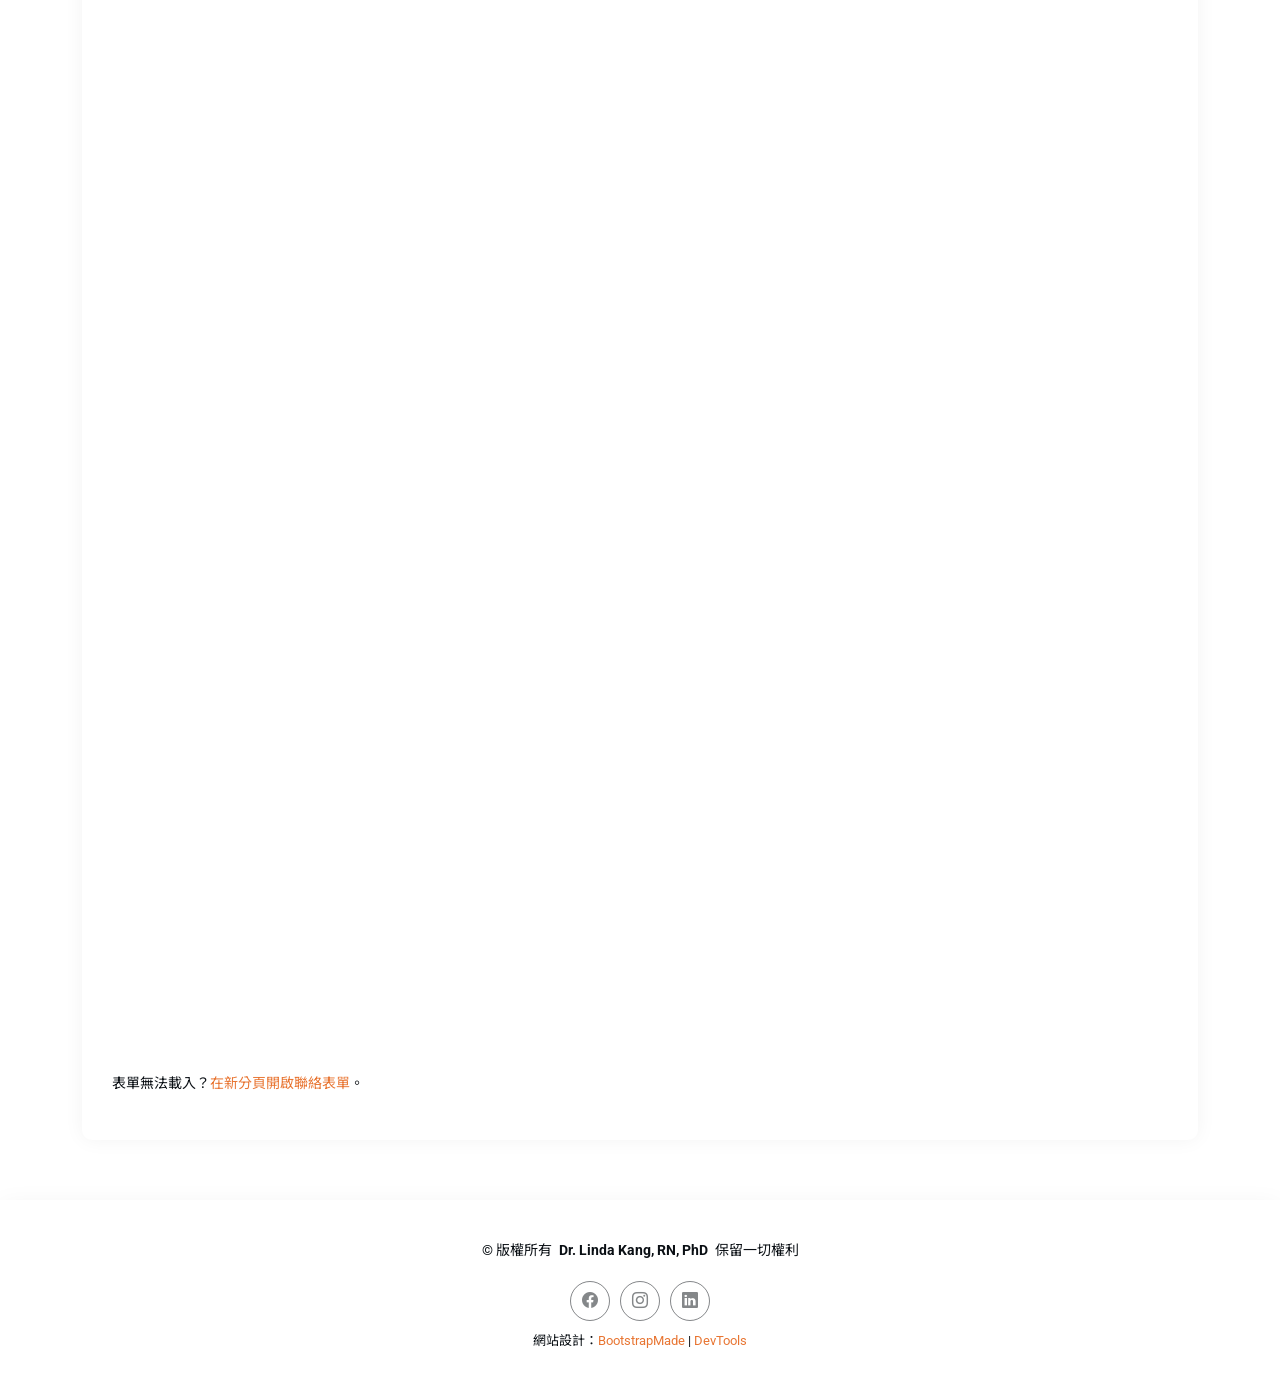
<file: zh/work-with-me.html>
<!DOCTYPE html>
<html lang="zh-Hant-TW">

<head>
  <meta charset="utf-8">
  <meta content="width=device-width, initial-scale=1.0" name="viewport">
  <title>與我合作｜Linda Kang 博士（RN, PhD）</title>
  <meta name="description" content="為 ADHD 及學習差異孩子的家庭提供諮詢方案，從單次策略諮詢到長期教練陪伴與學校權益倡議。">
  <meta name="keywords" content="ADHD 諮詢方案, 家庭教練, 學校權益倡議服務, 與 Linda Kang 合作">

  <link rel="alternate" hreflang="en" href="../work-with-me.html">
  <link rel="alternate" hreflang="zh-Hant-TW" href="work-with-me.html">

  <!-- Favicons -->
  <link href="../assets/img/favicon.png" rel="icon">
  <link href="../assets/img/apple-touch-icon.png" rel="apple-touch-icon">

  <!-- Fonts -->
  <link href="https://fonts.googleapis.com" rel="preconnect">
  <link href="https://fonts.gstatic.com" rel="preconnect" crossorigin>
  <link href="https://fonts.googleapis.com/css2?family=Roboto:ital,wght@0,100;0,300;0,400;0,500;0,700;0,900;1,100;1,300;1,400;1,500;1,700;1,900&family=Noto+Sans:ital,wght@0,100;0,200;0,300;0,400;0,500;0,600;0,700;0,800;0,900;1,100;1,200;1,300;1,400;1,500;1,600;1,700;1,800;1,900&family=Questrial:wght@400&family=Noto+Sans+TC:wght@300;400;500;700&display=swap" rel="stylesheet">

  <!-- Vendor CSS Files -->
  <link href="../assets/vendor/bootstrap/css/bootstrap.min.css" rel="stylesheet">
  <link href="../assets/vendor/bootstrap-icons/bootstrap-icons.css" rel="stylesheet">
  <link href="../assets/vendor/aos/aos.css" rel="stylesheet">
  <link href="../assets/vendor/glightbox/css/glightbox.min.css" rel="stylesheet">
  <link href="../assets/vendor/swiper/swiper-bundle.min.css" rel="stylesheet">

  <!-- Main CSS File -->
  <link href="../assets/css/main.css" rel="stylesheet">

  <!-- =======================================================
  * Template Name: EasyFolio
  * Template URL: https://bootstrapmade.com/easyfolio-bootstrap-portfolio-template/
  * Updated: Feb 21 2025 with Bootstrap v5.3.3
  * Author: BootstrapMade.com
  * License: https://bootstrapmade.com/license/
  ======================================================== -->
</head>

<body class="service-details-page">

  <header id="header" class="header d-flex align-items-center sticky-top">
    <div class="header-container container-fluid container-xl position-relative d-flex align-items-center justify-content-between">

      <a href="index.html" class="logo d-flex align-items-center me-auto me-xl-0">
        <!-- Uncomment the line below if you also wish to use an image logo -->
        <!-- <img src="../assets/img/logo.webp" alt=""> -->
        <h1 class="sitename">Dr. Linda Kang, RN, PhD</h1>
      </a>

      <nav id="navmenu" class="navmenu">
        <ul>
          <li><a href="index.html">首頁</a></li>
          <li><a href="about.html">關於我</a></li>
          <li><a href="resources.html">資源</a></li>
          <li><a href="work-with-me.html" class="active">與我合作</a></li>
          <li><a href="https://phdadhdmom.substack.com/">部落格</a></li>
        </ul>
        <i class="mobile-nav-toggle d-xl-none bi bi-list"></i>
      </nav>

      <div class="header-social-links">
        <a href="https://www.facebook.com/groups/229477850441076/user/624431/" class="facebook"><i class="bi bi-facebook"></i></a>
        <a href="https://www.instagram.com/phdadhdmom" class="instagram"><i class="bi bi-instagram"></i></a>
        <a href="https://tw.linkedin.com/in/xiao-kang-ph-d-6a786524" class="linkedin"><i class="bi bi-linkedin"></i></a>
      </div>

      <div class="lang-switch" aria-label="Language / 語言">
        <a href="../work-with-me.html" lang="en" hreflang="en">EN</a>
        <span class="sep">|</span>
        <a href="work-with-me.html" lang="zh-Hant-TW" hreflang="zh-Hant-TW" class="active" aria-current="true">繁中</a>
      </div>

    </div>
  </header>

  <main class="main">

    <!-- Page Title -->
    <div class="page-title">
      <div class="breadcrumbs">
        <nav aria-label="breadcrumb">
          <ol class="breadcrumb">
            <li class="breadcrumb-item"><a href="index.html"><i class="bi bi-house"></i> 首頁</a></li>
            <li class="breadcrumb-item"><a href="work-with-me.html">服務</a></li>
            <li class="breadcrumb-item active current">與我合作</li>
          </ol>
        </nav>
      </div>

      <div class="title-wrapper">
        <h1>與我合作</h1>
        <p>依照您家庭目前的需要量身打造的彈性諮詢方案，從單次策略諮詢到每月持續支持都有。</p>
      </div>
    </div><!-- End Page Title -->

    <!-- Service Details Section -->
    <section id="service-details" class="service-details section">

      <div class="container" data-aos="fade-up" data-aos-delay="100">

        <div class="row gy-4">

          <div class="col-lg-8">
            <div class="service-details-slider swiper init-swiper">
              <script type="application/json" class="swiper-config">
                {
                  "loop": true,
                  "speed": 600,
                  "autoplay": {
                    "delay": 5000
                  },
                  "slidesPerView": 1,
                  "pagination": {
                    "el": ".swiper-pagination",
                    "type": "bullets",
                    "clickable": true
                  }
                }
              </script>
              <div class="swiper-wrapper align-items-center">
                <div class="swiper-slide">
                  <img src="../assets/img/services/services-1.webp" alt="家庭諮詢" class="img-fluid" loading="lazy">
                </div>
                <div class="swiper-slide">
                  <img src="../assets/img/services/services-2.webp" alt="家長教練通話" class="img-fluid" loading="lazy">
                </div>
                <div class="swiper-slide">
                  <img src="../assets/img/services/services-3.webp" alt="學校權益倡議規劃" class="img-fluid" loading="lazy">
                </div>
              </div>
              <div class="swiper-pagination"></div>
            </div>

            <div class="content mt-5">
              <h3>諮詢方案</h3>
              <p>
                每個來找我的家庭，需要的都不盡相同。有些家庭只需要在學校會議前進行一次聚焦的諮詢；有些則希望在多年的轉銜過程中，有一位長期同行的夥伴。以下是家庭最常與我合作的方式——在我們第一次通話後，都可以自由搭配或量身調整。
              </p>
              <p>
                每次合作都從一通免費的 20 分鐘初次諮詢開始，讓我們在您做任何決定之前，先確認彼此是否合適。
              </p>

              <div class="features mt-4">
                <div class="row gy-4">
                  <div class="col-md-6" data-aos="fade-up" data-aos-delay="100">
                    <div class="feature-box d-flex align-items-center">
                      <i class="bi bi-check"></i>
                      <h4>單次策略諮詢（90 分鐘）</h4>
                    </div>
                  </div>
                  <div class="col-md-6" data-aos="fade-up" data-aos-delay="200">
                    <div class="feature-box d-flex align-items-center">
                      <i class="bi bi-check"></i>
                      <h4>IEP／504 會議準備與陪同出席</h4>
                    </div>
                  </div>
                  <div class="col-md-6" data-aos="fade-up" data-aos-delay="300">
                    <div class="feature-box d-flex align-items-center">
                      <i class="bi bi-check"></i>
                      <h4>每月教練陪伴方案</h4>
                    </div>
                  </div>
                  <div class="col-md-6" data-aos="fade-up" data-aos-delay="400">
                    <div class="feature-box d-flex align-items-center">
                      <i class="bi bi-check"></i>
                      <h4>學校與社區團體工作坊</h4>
                    </div>
                  </div>
                </div>
              </div>

              <p class="mt-4">
                不確定哪個方案適合您嗎？請透過下方的聯絡表單描述您的情況，我會建議一個適合的起點——沒有壓力，也沒有任何義務。
              </p>
            </div>
          </div>

          <div class="col-lg-4">
            <div class="service-info">
              <h4>如何開始</h4>
              <div class="info-item">
                <i class="bi bi-clock"></i>
                <h5>初次諮詢</h5>
                <p>免費、20 分鐘、無任何義務</p>
              </div>
              <div class="info-item">
                <i class="bi bi-person-check"></i>
                <h5>您的顧問</h5>
                <p>Linda Kang 博士（RN, PhD）</p>
              </div>
              <div class="info-item">
                <i class="bi bi-telephone"></i>
                <h5>預約</h5>
                <p>lindaxiaokang@alumni.upenn.edu</p>
              </div>
            </div>
          </div>

        </div>

        <div class="row mt-5" id="contact">
          <div class="col-lg-12" data-aos="fade-up">
            <div class="service-info">
              <h4>聯絡我</h4>
              <p>請簡單介紹您的家庭與您正在尋找的協助，我會回覆您並安排一次免費的初次諮詢。</p>
              <iframe src="https://docs.google.com/forms/d/e/1FAIpQLSccVexwEzhWy8P-nfUKouvtdo-jv017CX7FeHsnSomFJCvRnA/viewform?embedded=true" width="100%" height="1100" frameborder="0" marginheight="0" marginwidth="0" title="聯絡表單" loading="lazy" style="display:block; border:0;">載入中…</iframe>
              <p class="mt-3 small">表單無法載入？<a href="https://docs.google.com/forms/d/e/1FAIpQLSccVexwEzhWy8P-nfUKouvtdo-jv017CX7FeHsnSomFJCvRnA/viewform?usp=publish-editor" target="_blank" rel="noopener">在新分頁開啟聯絡表單</a>。</p>
            </div>
          </div>
        </div>

      </div>

    </section><!-- /Service Details Section -->

  </main>

  <footer id="footer" class="footer">

    <div class="container">
      <div class="copyright text-center ">
        <p>© <span>版權所有</span> <strong class="px-1 sitename">Dr. Linda Kang, RN, PhD</strong> <span>保留一切權利</span></p>
      </div>
      <div class="social-links d-flex justify-content-center">
        <a href="https://www.facebook.com/groups/229477850441076/user/624431/" class="facebook"><i class="bi bi-facebook"></i></a>
        <a href="https://www.instagram.com/phdadhdmom" class="instagram"><i class="bi bi-instagram"></i></a>
        <a href="https://tw.linkedin.com/in/xiao-kang-ph-d-6a786524" class="linkedin"><i class="bi bi-linkedin"></i></a>
      </div>
      <div class="credits">
        <!-- All the links in the footer should remain intact. -->
        <!-- You can delete the links only if you've purchased the pro version. -->
        <!-- Licensing information: https://bootstrapmade.com/license/ -->
        <!-- Purchase the pro version with working PHP/AJAX contact form: [buy-url] -->
        網站設計：<a href="https://bootstrapmade.com/">BootstrapMade</a> | <a href="https://bootstrapmade.com/tools/">DevTools</a>
      </div>
    </div>

  </footer>

  <!-- Scroll Top -->
  <a href="#" id="scroll-top" class="scroll-top d-flex align-items-center justify-content-center"><i class="bi bi-arrow-up-short"></i></a>

  <!-- Vendor JS Files -->
  <script src="../assets/vendor/bootstrap/js/bootstrap.bundle.min.js"></script>
  <script src="../assets/vendor/php-email-form/validate.js"></script>
  <script src="../assets/vendor/aos/aos.js"></script>
  <script src="../assets/vendor/waypoints/noframework.waypoints.js"></script>
  <script src="../assets/vendor/glightbox/js/glightbox.min.js"></script>
  <script src="../assets/vendor/imagesloaded/imagesloaded.pkgd.min.js"></script>
  <script src="../assets/vendor/isotope-layout/isotope.pkgd.min.js"></script>
  <script src="../assets/vendor/swiper/swiper-bundle.min.js"></script>

  <!-- Main JS File -->
  <script src="../assets/js/main.js"></script>

</body>

</html>
</file>
<file: assets/css/main.css>
/**
* Template Name: EasyFolio
* Template URL: https://bootstrapmade.com/easyfolio-bootstrap-portfolio-template/
* Updated: Feb 21 2025 with Bootstrap v5.3.3
* Author: BootstrapMade.com
* License: https://bootstrapmade.com/license/
*/

/*--------------------------------------------------------------
# Font & Color Variables
# Help: https://bootstrapmade.com/color-system/
--------------------------------------------------------------*/
/* Fonts */
:root {
  --default-font: "Roboto",  system-ui, -apple-system, "Segoe UI", Roboto, "Helvetica Neue", Arial, "Noto Sans", "Liberation Sans", sans-serif, "Apple Color Emoji", "Segoe UI Emoji", "Segoe UI Symbol", "Noto Color Emoji";
  --heading-font: "Questrial",  sans-serif;
  --nav-font: "Noto Sans",  sans-serif;
}

/* Global Colors - The following color variables are used throughout the website. Updating them here will change the color scheme of the entire website */
:root { 
  --background-color: #ffffff; /* Background color for the entire website, including individual sections */
  --default-color: #0a0f14; /* Default color used for the majority of the text content across the entire website */
  --heading-color: #0f2943; /* Color for headings, subheadings and title throughout the website */
  --accent-color: #e87532; /* Accent color that represents your brand on the website. It's used for buttons, links, and other elements that need to stand out */
  --surface-color: #ffffff; /* The surface color is used as a background of boxed elements within sections, such as cards, icon boxes, or other elements that require a visual separation from the global background. */
  --contrast-color: #ffffff; /* Contrast color for text, ensuring readability against backgrounds of accent, heading, or default colors. */
}

/* Nav Menu Colors - The following color variables are used specifically for the navigation menu. They are separate from the global colors to allow for more customization options */
:root {
  --nav-color: #0a0f14;  /* The default color of the main navmenu links */
  --nav-hover-color: #e87532; /* Applied to main navmenu links when they are hovered over or active */
  --nav-mobile-background-color: #ffffff; /* Used as the background color for mobile navigation menu */
  --nav-dropdown-background-color: #ffffff; /* Used as the background color for dropdown items that appear when hovering over primary navigation items */
  --nav-dropdown-color: #0a0f14; /* Used for navigation links of the dropdown items in the navigation menu. */
  --nav-dropdown-hover-color: #e87532; /* Similar to --nav-hover-color, this color is applied to dropdown navigation links when they are hovered over. */
}

/* Color Presets - These classes override global colors when applied to any section or element, providing reuse of the sam color scheme. */

.light-background {
  --background-color: #faf9fb;
  --surface-color: #ffffff;
}

.dark-background {
  --background-color: #060606;
  --default-color: #ffffff;
  --heading-color: #ffffff;
  --surface-color: #252525;
  --contrast-color: #ffffff;
}

/* Smooth scroll */
:root {
  scroll-behavior: smooth;
}

/*--------------------------------------------------------------
# General Styling & Shared Classes
--------------------------------------------------------------*/
body {
  color: var(--default-color);
  background-color: var(--background-color);
  font-family: var(--default-font);
}

a {
  color: var(--accent-color);
  text-decoration: none;
  transition: 0.3s;
}

a:hover {
  color: color-mix(in srgb, var(--accent-color), transparent 25%);
  text-decoration: none;
}

h1,
h2,
h3,
h4,
h5,
h6 {
  color: var(--heading-color);
  font-family: var(--heading-font);
}

/* PHP Email Form Messages
------------------------------*/
.php-email-form .error-message {
  display: none;
  background: #df1529;
  color: #ffffff;
  text-align: left;
  padding: 15px;
  margin-bottom: 24px;
  font-weight: 600;
}

.php-email-form .sent-message {
  display: none;
  color: #ffffff;
  background: #059652;
  text-align: center;
  padding: 15px;
  margin-bottom: 24px;
  font-weight: 600;
}

.php-email-form .loading {
  display: none;
  background: var(--surface-color);
  text-align: center;
  padding: 15px;
  margin-bottom: 24px;
}

.php-email-form .loading:before {
  content: "";
  display: inline-block;
  border-radius: 50%;
  width: 24px;
  height: 24px;
  margin: 0 10px -6px 0;
  border: 3px solid var(--accent-color);
  border-top-color: var(--surface-color);
  animation: php-email-form-loading 1s linear infinite;
}

@keyframes php-email-form-loading {
  0% {
    transform: rotate(0deg);
  }

  100% {
    transform: rotate(360deg);
  }
}

/*--------------------------------------------------------------
# Global Header
--------------------------------------------------------------*/
.header {
  color: var(--default-color);
  background-color: var(--background-color);
  padding: 20px 0;
  transition: all 0.5s;
  z-index: 997;
}

.header .header-container {
  background: var(--surface-color);
  border-radius: 50px;
  padding: 5px 25px;
  box-shadow: 0px 2px 15px rgba(0, 0, 0, 0.1);
}

.header .logo {
  line-height: 1;
}

.header .logo img {
  max-height: 36px;
  margin-right: 8px;
}

.header .logo h1 {
  font-size: 24px;
  margin: 0;
  padding-left: 5px;
  font-weight: 500;
  color: var(--heading-color);
}

.header .header-social-links {
  padding-right: 15px;
}

.header .header-social-links a {
  color: color-mix(in srgb, var(--default-color), transparent 40%);
  padding-left: 6px;
  display: inline-block;
  transition: 0.3s;
  font-size: 16px;
}

.header .header-social-links a:hover {
  color: var(--accent-color);
}

.header .header-social-links a i {
  line-height: 0px;
}

@media (max-width: 1200px) {
  .header {
    padding-top: 10px;
  }

  .header .header-container {
    margin-left: 10px;
    margin-right: 10px;
    padding: 10px 5px 10px 15px;
  }

  .header .logo {
    order: 1;
  }

  .header .header-social-links {
    order: 2;
  }

  .header .navmenu {
    order: 3;
  }
}

/*--------------------------------------------------------------
# Navigation Menu
--------------------------------------------------------------*/
/* Navmenu - Desktop */
@media (min-width: 1200px) {
  .navmenu {
    padding: 0;
  }

  .navmenu ul {
    margin: 0;
    padding: 0;
    display: flex;
    list-style: none;
    align-items: center;
  }

  .navmenu li {
    position: relative;
  }

  .navmenu a,
  .navmenu a:focus {
    color: var(--nav-color);
    padding: 18px 15px;
    font-size: 16px;
    font-family: var(--nav-font);
    font-weight: 400;
    display: flex;
    align-items: center;
    justify-content: space-between;
    white-space: nowrap;
    transition: 0.3s;
  }

  .navmenu a i,
  .navmenu a:focus i {
    font-size: 12px;
    line-height: 0;
    margin-left: 5px;
    transition: 0.3s;
  }

  .navmenu li:last-child a {
    padding-right: 0;
  }

  .navmenu li:hover>a,
  .navmenu .active,
  .navmenu .active:focus {
    color: var(--nav-hover-color);
  }

  .navmenu .dropdown ul {
    margin: 0;
    padding: 10px 0;
    background: var(--nav-dropdown-background-color);
    display: block;
    position: absolute;
    visibility: hidden;
    left: 14px;
    top: 130%;
    opacity: 0;
    transition: 0.3s;
    border-radius: 4px;
    z-index: 99;
    box-shadow: 0px 0px 30px rgba(0, 0, 0, 0.1);
  }

  .navmenu .dropdown ul li {
    min-width: 200px;
  }

  .navmenu .dropdown ul a {
    padding: 10px 20px;
    font-size: 15px;
    text-transform: none;
    color: var(--nav-dropdown-color);
  }

  .navmenu .dropdown ul a i {
    font-size: 12px;
  }

  .navmenu .dropdown ul a:hover,
  .navmenu .dropdown ul .active:hover,
  .navmenu .dropdown ul li:hover>a {
    color: var(--nav-dropdown-hover-color);
  }

  .navmenu .dropdown:hover>ul {
    opacity: 1;
    top: 100%;
    visibility: visible;
  }

  .navmenu .dropdown .dropdown ul {
    top: 0;
    left: -90%;
    visibility: hidden;
  }

  .navmenu .dropdown .dropdown:hover>ul {
    opacity: 1;
    top: 0;
    left: -100%;
    visibility: visible;
  }
}

/* Navmenu - Mobile */
@media (max-width: 1199px) {
  .mobile-nav-toggle {
    color: var(--nav-color);
    font-size: 28px;
    line-height: 0;
    margin-right: 10px;
    cursor: pointer;
    transition: color 0.3s;
  }

  .navmenu {
    padding: 0;
    z-index: 9997;
  }

  .navmenu ul {
    display: none;
    list-style: none;
    position: absolute;
    inset: 60px 20px 20px 20px;
    padding: 10px 0;
    margin: 0;
    border-radius: 6px;
    background-color: var(--nav-mobile-background-color);
    overflow-y: auto;
    transition: 0.3s;
    z-index: 9998;
    box-shadow: 0px 0px 30px rgba(0, 0, 0, 0.1);
  }

  .navmenu a,
  .navmenu a:focus {
    color: var(--nav-dropdown-color);
    padding: 10px 20px;
    font-family: var(--nav-font);
    font-size: 17px;
    font-weight: 500;
    display: flex;
    align-items: center;
    justify-content: space-between;
    white-space: nowrap;
    transition: 0.3s;
  }

  .navmenu a i,
  .navmenu a:focus i {
    font-size: 12px;
    line-height: 0;
    margin-left: 5px;
    width: 30px;
    height: 30px;
    display: flex;
    align-items: center;
    justify-content: center;
    border-radius: 50%;
    transition: 0.3s;
    background-color: color-mix(in srgb, var(--accent-color), transparent 90%);
  }

  .navmenu a i:hover,
  .navmenu a:focus i:hover {
    background-color: var(--accent-color);
    color: var(--contrast-color);
  }

  .navmenu a:hover,
  .navmenu .active,
  .navmenu .active:focus {
    color: var(--nav-dropdown-hover-color);
  }

  .navmenu .active i,
  .navmenu .active:focus i {
    background-color: var(--accent-color);
    color: var(--contrast-color);
    transform: rotate(180deg);
  }

  .navmenu .dropdown ul {
    position: static;
    display: none;
    z-index: 99;
    padding: 10px 0;
    margin: 10px 20px;
    background-color: var(--nav-dropdown-background-color);
    border: 1px solid color-mix(in srgb, var(--default-color), transparent 90%);
    box-shadow: none;
    transition: all 0.5s ease-in-out;
  }

  .navmenu .dropdown ul ul {
    background-color: rgba(33, 37, 41, 0.1);
  }

  .navmenu .dropdown>.dropdown-active {
    display: block;
    background-color: rgba(33, 37, 41, 0.03);
  }

  .mobile-nav-active {
    overflow: hidden;
  }

  .mobile-nav-active .mobile-nav-toggle {
    color: #fff;
    position: absolute;
    font-size: 32px;
    top: 15px;
    right: 15px;
    margin-right: 0;
    z-index: 9999;
  }

  .mobile-nav-active .navmenu {
    position: fixed;
    overflow: hidden;
    inset: 0;
    background: rgba(33, 37, 41, 0.8);
    transition: 0.3s;
  }

  .mobile-nav-active .navmenu>ul {
    display: block;
  }
}

/*--------------------------------------------------------------
# Global Footer
--------------------------------------------------------------*/
.footer {
  color: var(--default-color);
  background-color: var(--background-color);
  font-size: 14px;
  padding: 40px 0;
  position: relative;
  box-shadow: 0 5px 25px rgba(0, 0, 0, 0.05);
}

.footer .copyright p {
  margin-bottom: 0;
}

.footer .social-links {
  margin-top: 20px;
}

.footer .social-links a {
  display: flex;
  align-items: center;
  justify-content: center;
  width: 40px;
  height: 40px;
  border-radius: 50%;
  border: 1px solid color-mix(in srgb, var(--default-color), transparent 50%);
  font-size: 16px;
  color: color-mix(in srgb, var(--default-color), transparent 50%);
  margin: 0 5px;
  transition: 0.3s;
}

.footer .social-links a:hover {
  color: var(--accent-color);
  border-color: var(--accent-color);
}

.footer .credits {
  margin-top: 10px;
  font-size: 13px;
  text-align: center;
}

/*--------------------------------------------------------------
# Scroll Top Button
--------------------------------------------------------------*/
.scroll-top {
  position: fixed;
  visibility: hidden;
  opacity: 0;
  right: 15px;
  bottom: -15px;
  z-index: 99999;
  background-color: var(--accent-color);
  width: 44px;
  height: 44px;
  border-radius: 50px;
  transition: all 0.4s;
}

.scroll-top i {
  font-size: 24px;
  color: var(--contrast-color);
  line-height: 0;
}

.scroll-top:hover {
  background-color: color-mix(in srgb, var(--accent-color), transparent 20%);
  color: var(--contrast-color);
}

.scroll-top.active {
  visibility: visible;
  opacity: 1;
  bottom: 15px;
}

/*--------------------------------------------------------------
# Disable aos animation delay on mobile devices
--------------------------------------------------------------*/
@media screen and (max-width: 768px) {
  [data-aos-delay] {
    transition-delay: 0 !important;
  }
}

/*--------------------------------------------------------------
# Global Page Titles & Breadcrumbs
--------------------------------------------------------------*/
.page-title {
  text-align: center;
  padding: 20px 0;
}

.page-title .breadcrumbs {
  margin-bottom: 1.5rem;
}

.page-title .breadcrumbs .breadcrumb {
  justify-content: center;
  margin: 0;
  padding: 0;
  background: none;
}

.page-title .breadcrumbs .breadcrumb .breadcrumb-item {
  font-size: 0.9rem;
  color: color-mix(in srgb, var(--default-color), transparent 30%);
}

.page-title .breadcrumbs .breadcrumb .breadcrumb-item.active {
  color: var(--accent-color);
}

.page-title .breadcrumbs .breadcrumb .breadcrumb-item a {
  color: inherit;
  text-decoration: none;
  transition: color 0.3s ease;
}

.page-title .breadcrumbs .breadcrumb .breadcrumb-item a:hover {
  color: var(--accent-color);
}

.page-title .breadcrumbs .breadcrumb .breadcrumb-item a i {
  font-size: 0.9rem;
  margin-right: 0.2rem;
}

.page-title .breadcrumbs .breadcrumb .breadcrumb-item+.breadcrumb-item::before {
  color: color-mix(in srgb, var(--default-color), transparent 50%);
}

.page-title .title-wrapper {
  max-width: 800px;
  margin: 0 auto;
  padding: 1rem 0;
}

.page-title .title-wrapper h1 {
  font-size: 2.5rem;
  margin-bottom: 1rem;
  font-weight: 700;
  color: var(--heading-color);
}

.page-title .title-wrapper p {
  font-size: 1.1rem;
  color: color-mix(in srgb, var(--default-color), transparent 20%);
  margin: 0;
  line-height: 1.6;
}

@media (max-width: 768px) {
  .page-title .title-wrapper h1 {
    font-size: 2rem;
  }

  .page-title .title-wrapper p {
    font-size: 1rem;
  }
}

@media (max-width: 576px) {
  .page-title .title-wrapper h1 {
    font-size: 1.75rem;
  }
}

/*--------------------------------------------------------------
# Global Sections
--------------------------------------------------------------*/
section,
.section {
  color: var(--default-color);
  background-color: var(--background-color);
  padding: 60px 0;
  scroll-margin-top: 90px;
  overflow: clip;
}

@media (max-width: 1199px) {

  section,
  .section {
    scroll-margin-top: 66px;
  }
}

/*--------------------------------------------------------------
# Global Section Titles
--------------------------------------------------------------*/
.section-title {
  text-align: center;
  padding-bottom: 60px;
  position: relative;
}

.section-title h2 {
  font-size: 42px;
  font-weight: 700;
  margin-bottom: 10px;
  background: linear-gradient(120deg, var(--heading-color), var(--accent-color));
  -webkit-background-clip: text;
  -webkit-text-fill-color: transparent;
  background-clip: text;
  position: relative;
}

.section-title .title-shape {
  width: 200px;
  height: 20px;
  margin: 0 auto;
  color: var(--accent-color);
  opacity: 0.5;
}

.section-title .title-shape svg {
  width: 100%;
  height: 100%;
}

.section-title p {
  margin: 15px auto 0;
  font-size: 16px;
  max-width: 700px;
  color: color-mix(in srgb, var(--default-color), transparent 25%);
  line-height: 1.8;
}

@media (max-width: 768px) {
  .section-title h2 {
    font-size: 32px;
  }

  .section-title .subtitle-wrapper .subtitle {
    font-size: 13px;
  }
}

/*--------------------------------------------------------------
# Hero Section
--------------------------------------------------------------*/
.hero {
  padding: 80px 0;
  position: relative;
  overflow: hidden;
}

.hero .content h2 {
  font-size: 3.5rem;
  font-weight: 700;
  line-height: 1.2;
  margin-bottom: 1.5rem;
}

@media (max-width: 991px) {
  .hero .content h2 {
    font-size: 2.5rem;
  }
}

.hero .content .lead {
  font-size: 1.25rem;
  margin-bottom: 2rem;
  color: color-mix(in srgb, var(--default-color), transparent 20%);
}

.hero .cta-buttons {
  display: flex;
  gap: 1rem;
  margin-bottom: 3rem;
}

@media (max-width: 576px) {
  .hero .cta-buttons {
    flex-direction: column;
  }
}

.hero .cta-buttons .btn {
  padding: 0.8rem 2rem;
  font-size: 1rem;
  font-weight: 500;
  border-radius: 50px;
  transition: all 0.3s ease;
}

.hero .cta-buttons .btn.btn-primary {
  background-color: var(--accent-color);
  border-color: var(--accent-color);
  color: var(--contrast-color);
}

.hero .cta-buttons .btn.btn-primary:hover {
  background-color: color-mix(in srgb, var(--accent-color), transparent 15%);
  border-color: color-mix(in srgb, var(--accent-color), transparent 15%);
  transform: translateY(-2px);
}

.hero .cta-buttons .btn.btn-outline {
  border: 2px solid color-mix(in srgb, var(--accent-color), transparent 70%);
  color: var(--accent-color);
  background: transparent;
}

.hero .cta-buttons .btn.btn-outline:hover {
  background-color: var(--accent-color);
  color: var(--contrast-color);
  transform: translateY(-2px);
}

.hero .hero-stats {
  display: flex;
  gap: 3rem;
  margin-top: 2rem;
}

@media (max-width: 576px) {
  .hero .hero-stats {
    flex-direction: column;
    gap: 1.5rem;
  }
}

.hero .hero-stats .stat-item .stat-number {
  display: block;
  font-size: 2.5rem;
  font-weight: 700;
  color: var(--heading-color);
  line-height: 1;
}

.hero .hero-stats .stat-item .stat-label {
  font-size: 0.9rem;
  color: color-mix(in srgb, var(--default-color), transparent 30%);
  margin-top: 0.5rem;
  display: block;
}

.hero .hero-image {
  position: relative;
  padding: 2rem;
}

.hero .hero-image img {
  position: relative;
  z-index: 2;
}

.hero .hero-image .shape-1,
.hero .hero-image .shape-2 {
  position: absolute;
  border-radius: 30% 70% 70% 30%/30% 30% 70% 70%;
  z-index: 1;
}

.hero .hero-image .shape-1 {
  width: 300px;
  height: 300px;
  background-color: color-mix(in srgb, var(--accent-color), transparent 85%);
  top: -20px;
  right: -20px;
  animation: morphShape 15s linear infinite;
}

.hero .hero-image .shape-2 {
  width: 200px;
  height: 200px;
  background-color: color-mix(in srgb, var(--heading-color), transparent 90%);
  bottom: -20px;
  left: -20px;
  animation: morphShape 20s linear infinite reverse;
}

@media (max-width: 991px) {
  .hero {
    text-align: center;
    padding: 60px 0;
  }

  .hero .cta-buttons {
    justify-content: center;
  }

  .hero .hero-stats {
    justify-content: center;
  }

  .hero .hero-image {
    margin-top: 3rem;
  }
}

@keyframes morphShape {
  0% {
    border-radius: 30% 70% 70% 30%/30% 30% 70% 70%;
  }

  25% {
    border-radius: 58% 42% 75% 25%/76% 46% 54% 24%;
  }

  50% {
    border-radius: 50% 50% 33% 67%/55% 27% 73% 45%;
  }

  75% {
    border-radius: 33% 67% 58% 42%/63% 68% 32% 37%;
  }

  100% {
    border-radius: 30% 70% 70% 30%/30% 30% 70% 70%;
  }
}

/*--------------------------------------------------------------
# About Section
--------------------------------------------------------------*/
.about .about-image {
  position: relative;
}

.about .about-image img {
  box-shadow: 0 0 30px rgba(0, 0, 0, 0.1);
}

.about .about-content {
  padding-left: 2rem;
}

@media (max-width: 991.98px) {
  .about .about-content {
    padding-left: 0;
    margin-top: 3rem;
  }
}

.about .about-content .subtitle {
  font-size: 0.875rem;
  font-weight: 600;
  letter-spacing: 2px;
  color: var(--accent-color);
  margin-bottom: 1rem;
  display: block;
}

.about .about-content h2 {
  font-size: 2rem;
  font-weight: 700;
  margin-bottom: 1.5rem;
}

.about .about-content .lead {
  font-size: 1.1rem;
  color: color-mix(in srgb, var(--default-color), transparent 25%);
}

.about .personal-info {
  margin-top: 2rem;
  padding: 2rem;
  background-color: var(--surface-color);
  border-radius: 1rem;
  box-shadow: 0 0 30px rgba(0, 0, 0, 0.05);
}

.about .personal-info .info-item {
  display: flex;
  flex-direction: column;
  gap: 0.5rem;
}

.about .personal-info .info-item .label {
  font-size: 0.875rem;
  color: color-mix(in srgb, var(--default-color), transparent 40%);
}

.about .personal-info .info-item .value {
  font-weight: 600;
  color: var(--heading-color);
}

.about .signature {
  display: flex;
  align-items: center;
  gap: 1.5rem;
}

.about .signature .signature-image {
  max-width: 150px;
}

.about .signature .signature-info h4 {
  font-size: 1.25rem;
  margin-bottom: 0.25rem;
}

.about .signature .signature-info p {
  font-size: 0.875rem;
  color: color-mix(in srgb, var(--default-color), transparent 40%);
  margin: 0;
}

/*--------------------------------------------------------------
# Skills Section
--------------------------------------------------------------*/
.skills .skill-box {
  background-color: var(--surface-color);
  padding: 2rem;
  border-radius: 8px;
  box-shadow: 0 0 20px rgba(0, 0, 0, 0.05);
}

.skills .skill-box h3 {
  font-size: 1.2rem;
  margin-bottom: 1rem;
  font-weight: 600;
}

.skills .skill-box p {
  font-size: 0.9rem;
  margin-bottom: 0.8rem;
  opacity: 0.6;
}

.skills .skill-box .progress {
  background-color: color-mix(in srgb, var(--accent-color), transparent 85%);
  border-radius: 50px;
  height: 8px;
  margin-top: 5px;
  overflow: hidden;
}

.skills .skill-box .progress .progress-bar {
  background-color: var(--accent-color);
  height: 100%;
  position: relative;
  border-radius: 50px;
  transition: 0.9s;
  width: 1px;
}

/*--------------------------------------------------------------
# Resume Section
--------------------------------------------------------------*/
.resume .resume-wrapper .resume-block {
  margin-bottom: 3rem;
}

.resume .resume-wrapper .resume-block:last-child {
  margin-bottom: 0;
}

.resume .resume-wrapper .resume-block h2 {
  font-size: 2rem;
  margin-bottom: 0.8rem;
  font-weight: 700;
}

.resume .resume-wrapper .resume-block h2 span {
  color: var(--accent-color);
}

.resume .resume-wrapper .resume-block .lead {
  color: color-mix(in srgb, var(--default-color), transparent 25%);
  margin-bottom: 3rem;
}

.resume .resume-wrapper .timeline {
  position: relative;
}

.resume .resume-wrapper .timeline::before {
  content: "";
  position: absolute;
  left: 20%;
  top: 0;
  height: 100%;
  width: 2px;
  background-color: color-mix(in srgb, var(--accent-color), transparent 85%);
}

.resume .resume-wrapper .timeline .timeline-item {
  display: flex;
  align-items: flex-start;
  margin-bottom: 2.5rem;
  position: relative;
}

.resume .resume-wrapper .timeline .timeline-item:last-child {
  margin-bottom: 0;
}

.resume .resume-wrapper .timeline .timeline-item .timeline-left {
  width: 20%;
  padding-right: 3rem;
}

.resume .resume-wrapper .timeline .timeline-item .timeline-left .company {
  color: var(--heading-color);
  font-weight: 600;
  font-size: 1.1rem;
  margin-bottom: 0.25rem;
}

.resume .resume-wrapper .timeline .timeline-item .timeline-left .period {
  color: var(--accent-color);
  font-size: 0.9rem;
}

.resume .resume-wrapper .timeline .timeline-item .timeline-dot {
  position: absolute;
  left: calc(20% + 1px);
  transform: translateX(-50%);
  width: 1rem;
  height: 1rem;
  background-color: var(--accent-color);
  border-radius: 50%;
}

.resume .resume-wrapper .timeline .timeline-item .timeline-right {
  width: 70%;
  padding-left: 3rem;
  margin-top: -4px;
}

.resume .resume-wrapper .timeline .timeline-item .timeline-right .position {
  color: var(--heading-color);
  font-size: 1.2rem;
  margin-bottom: 0.6rem;
  font-weight: 600;
}

.resume .resume-wrapper .timeline .timeline-item .timeline-right .description {
  color: color-mix(in srgb, var(--default-color), transparent 25%);
}

.resume .resume-wrapper .timeline .timeline-item .timeline-right ul {
  padding-left: 15px;
}

.resume .resume-wrapper .timeline .timeline-item .timeline-right ul li {
  padding-bottom: 12px;
}

@media (max-width: 992px) {
  .resume .resume-wrapper .resume-block h2 {
    font-size: 2rem;
  }

  .resume .resume-wrapper .timeline::before {
    left: 1rem;
  }

  .resume .resume-wrapper .timeline .timeline-item {
    flex-direction: column;
    margin-bottom: 20px;
  }

  .resume .resume-wrapper .timeline .timeline-item .timeline-left {
    width: 100%;
    text-align: left;
    padding-right: 0;
    padding-left: 2.5rem;
    margin-bottom: 1.6rem;
    margin-top: -4px;
  }

  .resume .resume-wrapper .timeline .timeline-item .timeline-dot {
    left: calc(1rem + 1px);
  }

  .resume .resume-wrapper .timeline .timeline-item .timeline-right {
    width: 100%;
    padding-left: 2.5rem;
  }
}

/*--------------------------------------------------------------
# Portfolio Section
--------------------------------------------------------------*/
.portfolio .portfolio-filters-container {
  margin-bottom: 40px;
}

.portfolio .portfolio-filters {
  display: flex;
  justify-content: center;
  gap: 15px;
  flex-wrap: wrap;
  padding: 0;
  margin: 0;
  list-style: none;
}

.portfolio .portfolio-filters li {
  font-size: 15px;
  font-weight: 500;
  padding: 8px 20px;
  cursor: pointer;
  border-radius: 30px;
  background-color: color-mix(in srgb, var(--surface-color), transparent 50%);
  color: var(--default-color);
  transition: all 0.3s ease-in-out;
}

.portfolio .portfolio-filters li:hover {
  background-color: color-mix(in srgb, var(--accent-color), transparent 85%);
  color: var(--accent-color);
  transform: translateY(-2px);
}

.portfolio .portfolio-filters li.filter-active {
  background-color: var(--accent-color);
  color: var(--contrast-color);
}

.portfolio .portfolio-card {
  background-color: var(--surface-color);
  border-radius: 15px;
  overflow: hidden;
  box-shadow: 0 5px 25px rgba(0, 0, 0, 0.05);
  transition: all 0.3s ease-in-out;
}

.portfolio .portfolio-card:hover {
  transform: translateY(-10px);
  box-shadow: 0 8px 35px rgba(0, 0, 0, 0.1);
}

.portfolio .portfolio-card:hover .portfolio-overlay {
  opacity: 1;
  visibility: visible;
}

.portfolio .portfolio-card:hover .portfolio-overlay .portfolio-actions {
  transform: translateY(0);
}

.portfolio .portfolio-card .portfolio-image {
  position: relative;
  overflow: hidden;
  aspect-ratio: 16/10;
}

.portfolio .portfolio-card .portfolio-image img {
  width: 100%;
  height: 100%;
  object-fit: cover;
  transition: transform 0.6s ease-in-out;
}

.portfolio .portfolio-card .portfolio-overlay {
  position: absolute;
  top: 0;
  left: 0;
  width: 100%;
  height: 100%;
  background: linear-gradient(to top, rgba(0, 0, 0, 0.7), transparent);
  opacity: 0;
  visibility: hidden;
  transition: all 0.4s ease-in-out;
  display: flex;
  align-items: flex-end;
  padding: 20px;
}

.portfolio .portfolio-card .portfolio-overlay .portfolio-actions {
  transform: translateY(20px);
  transition: all 0.4s ease-in-out;
  display: flex;
  gap: 15px;
}

.portfolio .portfolio-card .portfolio-overlay .portfolio-actions a {
  width: 45px;
  height: 45px;
  background-color: var(--surface-color);
  border-radius: 50%;
  display: flex;
  align-items: center;
  justify-content: center;
  color: var(--accent-color);
  font-size: 20px;
  transition: all 0.3s ease;
}

.portfolio .portfolio-card .portfolio-overlay .portfolio-actions a:hover {
  background-color: var(--accent-color);
  color: var(--contrast-color);
  transform: scale(1.1);
}

.portfolio .portfolio-card .portfolio-content {
  padding: 25px;
}

.portfolio .portfolio-card .portfolio-content .category {
  font-size: 14px;
  color: var(--accent-color);
  text-transform: uppercase;
  letter-spacing: 1px;
  font-weight: 500;
  display: block;
  margin-bottom: 10px;
}

.portfolio .portfolio-card .portfolio-content h3 {
  font-size: 20px;
  margin: 0 0 15px;
  font-weight: 600;
  transition: color 0.3s ease;
}

.portfolio .portfolio-card .portfolio-content h3:hover {
  color: var(--accent-color);
}

.portfolio .portfolio-card .portfolio-content p {
  font-size: 15px;
  color: color-mix(in srgb, var(--default-color), transparent 30%);
  margin: 0;
  line-height: 1.6;
}

@media (max-width: 768px) {
  .portfolio .portfolio-filters li {
    font-size: 14px;
    padding: 6px 15px;
  }

  .portfolio .portfolio-card .portfolio-content {
    padding: 20px;
  }

  .portfolio .portfolio-card .portfolio-content h3 {
    font-size: 18px;
  }

  .portfolio .portfolio-card .portfolio-content p {
    font-size: 14px;
  }
}

/*--------------------------------------------------------------
# Testimonials Section
--------------------------------------------------------------*/
.testimonials .testimonials-slider {
  width: 100%;
  position: relative;
  padding-bottom: 60px;
}

.testimonials .swiper-wrapper {
  height: auto;
}

.testimonials .testimonial-item {
  background-color: var(--surface-color);
  padding: 40px;
  border-radius: 20px;
}

@media (max-width: 575px) {
  .testimonials .testimonial-item {
    padding: 20px;
  }
}

.testimonials .testimonial-item h2 {
  font-size: 24px;
  font-weight: 600;
  margin-bottom: 20px;
}

.testimonials .testimonial-item p {
  font-size: 16px;
  line-height: 1.8;
  margin-bottom: 30px;
  font-style: italic;
}

.testimonials .testimonial-item .profile {
  gap: 15px;
}

.testimonials .testimonial-item .profile .profile-img {
  width: 60px;
  height: 60px;
  border-radius: 50%;
  object-fit: cover;
}

.testimonials .testimonial-item .profile .profile-info h3 {
  font-size: 18px;
  margin: 0;
  font-weight: 600;
}

.testimonials .testimonial-item .profile .profile-info span {
  font-size: 14px;
  color: color-mix(in srgb, var(--default-color) 70%, transparent);
}

.testimonials .testimonial-item .featured-img-wrapper {
  min-height: 400px;
  position: relative;
  overflow: hidden;
  border-radius: 16px;
}

.testimonials .testimonial-item .featured-img {
  width: 100%;
  height: 100%;
  object-fit: cover;
  position: absolute;
  top: 0;
  left: 0;
}

.testimonials .swiper-navigation {
  position: absolute;
  bottom: 0;
  gap: 10px;
}

.testimonials .swiper-button-prev,
.testimonials .swiper-button-next {
  position: relative;
  left: auto;
  right: auto;
  top: auto;
  margin: 0;
  width: 44px;
  height: 44px;
  background-color: var(--surface-color);
  border-radius: 50%;
  border: 1px solid color-mix(in srgb, var(--default-color) 10%, transparent);
  transition: 0.3s;
}

.testimonials .swiper-button-prev::after,
.testimonials .swiper-button-next::after {
  font-size: 20px;
  color: var(--default-color);
}

.testimonials .swiper-button-prev:hover,
.testimonials .swiper-button-next:hover {
  background-color: var(--accent-color);
  border-color: var(--accent-color);
}

.testimonials .swiper-button-prev:hover::after,
.testimonials .swiper-button-next:hover::after {
  color: var(--contrast-color);
}

/*--------------------------------------------------------------
# Services Section
--------------------------------------------------------------*/
.services {
  padding: 80px 0;
}

.services .servies-title {
  font-size: 2.5rem;
  margin-bottom: 1.5rem;
}

.services .btn-outline-primary {
  color: var(--accent-color);
  border-color: var(--accent-color);
  padding: 10px 30px;
  border-radius: 50px;
  transition: all 0.3s ease;
}

.services .btn-outline-primary:hover {
  background-color: var(--accent-color);
  color: var(--contrast-color);
}

.services .service-item {
  background-color: var(--surface-color);
  padding: 30px;
  border-radius: 10px;
  box-shadow: 0 5px 15px rgba(0, 0, 0, 0.1);
  height: 100%;
  transition: transform 0.3s ease;
}

.services .service-item:hover {
  transform: scale(1.05);
}

.services .service-item i {
  font-size: 2.5rem;
  color: var(--accent-color);
  display: inline-block;
  margin-bottom: 15px;
}

.services .service-item h3 {
  font-size: 1.25rem;
  margin-bottom: 15px;
}

.services .service-item h3 a {
  color: var(--heading-color);
}

.services .service-item h3 a:hover {
  color: var(--accent-color);
}

.services .service-item p {
  font-size: 0.9rem;
  color: color-mix(in srgb, var(--default-color), transparent 25%);
}

@media (max-width: 991px) {
  .services h2 {
    font-size: 2rem;
  }
}

/*--------------------------------------------------------------
# Faq Section
--------------------------------------------------------------*/
.faq .faq-container .faq-item {
  background-color: var(--surface-color);
  position: relative;
  padding: 20px;
  margin-bottom: 15px;
  border: 1px solid color-mix(in srgb, var(--default-color), transparent 85%);
  border-radius: 5px;
  overflow: hidden;
}

.faq .faq-container .faq-item:last-child {
  margin-bottom: 0;
}

.faq .faq-container .faq-item h3 {
  font-weight: 600;
  font-size: 16px;
  line-height: 24px;
  margin: 0 30px 0 0;
  transition: 0.3s;
  cursor: pointer;
  display: flex;
  align-items: center;
}

.faq .faq-container .faq-item h3 .num {
  color: var(--accent-color);
  padding-right: 5px;
}

.faq .faq-container .faq-item h3:hover {
  color: var(--accent-color);
}

.faq .faq-container .faq-item .faq-content {
  display: grid;
  grid-template-rows: 0fr;
  transition: 0.3s ease-in-out;
  visibility: hidden;
  opacity: 0;
}

.faq .faq-container .faq-item .faq-content p {
  margin-bottom: 0;
  overflow: hidden;
}

.faq .faq-container .faq-item .faq-toggle {
  position: absolute;
  top: 20px;
  right: 20px;
  font-size: 16px;
  line-height: 0;
  transition: 0.3s;
  cursor: pointer;
}

.faq .faq-container .faq-item .faq-toggle:hover {
  color: var(--accent-color);
}

.faq .faq-container .faq-active {
  background-color: color-mix(in srgb, var(--accent-color), transparent 97%);
  border-color: color-mix(in srgb, var(--accent-color), transparent 80%);
}

.faq .faq-container .faq-active h3 {
  color: var(--accent-color);
}

.faq .faq-container .faq-active .faq-content {
  grid-template-rows: 1fr;
  visibility: visible;
  opacity: 1;
  padding-top: 10px;
}

.faq .faq-container .faq-active .faq-toggle {
  transform: rotate(90deg);
  color: var(--accent-color);
}

/*--------------------------------------------------------------
# Contact Section
--------------------------------------------------------------*/
.contact .section-category {
  font-family: var(--heading-font);
  font-weight: 600;
  font-size: 0.9rem;
  text-transform: uppercase;
  letter-spacing: 1px;
}

.contact .content h2 {
  font-weight: 700;
  line-height: 1.2;
}

.contact .content .lead {
  color: color-mix(in srgb, var(--default-color), transparent 25%);
}

.contact .contact-info .info-item {
  font-size: 1.1rem;
}

.contact .contact-info .info-item i {
  color: var(--accent-color);
  font-size: 1.4rem;
}

.contact .contact-info .map-link {
  color: var(--heading-color);
  font-weight: 500;
  font-size: 1.1rem;
  transition: all 0.3s ease;
}

.contact .contact-info .map-link i {
  transition: transform 0.3s ease;
}

.contact .contact-info .map-link:hover {
  color: var(--accent-color);
}

.contact .contact-info .map-link:hover i {
  transform: translateX(5px);
}

.contact .contact-form {
  background-color: var(--surface-color);
  border: none;
  box-shadow: 0 5px 25px rgba(0, 0, 0, 0.05);
  border-radius: 12px;
}

.contact .contact-form .form-control,
.contact .contact-form .form-select {
  padding: 0.75rem 1.25rem;
  border-color: #e5e5e5;
  border-radius: 8px;
  font-size: 1rem;
}

.contact .contact-form .form-control:focus,
.contact .contact-form .form-select:focus {
  border-color: color-mix(in srgb, var(--accent-color), transparent 50%);
  box-shadow: 0 0 0 0.25rem color-mix(in srgb, var(--accent-color), transparent 90%);
}

.contact .contact-form .form-control::placeholder,
.contact .contact-form .form-select::placeholder {
  color: color-mix(in srgb, var(--default-color), transparent 50%);
}

.contact .contact-form .btn-submit {
  background-color: var(--accent-color);
  color: var(--contrast-color);
  padding: 0.75rem 2rem;
  font-weight: 500;
  border-radius: 8px;
  transition: all 0.3s ease;
}

.contact .contact-form .btn-submit:hover {
  background-color: color-mix(in srgb, var(--accent-color), transparent 15%);
  transform: translateY(-1px);
}

.contact .contact-form .btn-submit:active {
  transform: translateY(0);
}

/*--------------------------------------------------------------
# Portfolio Details Section
--------------------------------------------------------------*/
.portfolio-details .portfolio-info h3 {
  font-size: 22px;
  font-weight: 700;
  margin-bottom: 20px;
  padding-bottom: 20px;
  position: relative;
}

.portfolio-details .portfolio-info h3:after {
  content: "";
  position: absolute;
  display: block;
  width: 50px;
  height: 3px;
  background: var(--accent-color);
  left: 0;
  bottom: 0;
}

.portfolio-details .portfolio-info ul {
  list-style: none;
  padding: 0;
  font-size: 15px;
}

.portfolio-details .portfolio-info ul li {
  display: flex;
  flex-direction: column;
  padding-bottom: 15px;
}

.portfolio-details .portfolio-info ul strong {
  text-transform: uppercase;
  font-weight: 400;
  color: color-mix(in srgb, var(--default-color), transparent 50%);
  font-size: 14px;
}

.portfolio-details .portfolio-info .btn-visit {
  padding: 8px 40px;
  background: var(--accent-color);
  color: var(--contrast-color);
  border-radius: 50px;
  transition: 0.3s;
}

.portfolio-details .portfolio-info .btn-visit:hover {
  background: color-mix(in srgb, var(--accent-color), transparent 20%);
}

.portfolio-details .portfolio-description h2 {
  font-size: 26px;
  font-weight: 700;
  margin-bottom: 20px;
}

.portfolio-details .portfolio-description p {
  padding: 0;
}

.portfolio-details .portfolio-description .testimonial-item {
  padding: 30px 30px 0 30px;
  position: relative;
  background: color-mix(in srgb, var(--default-color), transparent 97%);
  margin-bottom: 50px;
}

.portfolio-details .portfolio-description .testimonial-item .testimonial-img {
  width: 90px;
  border-radius: 50px;
  border: 6px solid var(--background-color);
  float: left;
  margin: 0 10px 0 0;
}

.portfolio-details .portfolio-description .testimonial-item h3 {
  font-size: 18px;
  font-weight: bold;
  margin: 15px 0 5px 0;
  padding-top: 20px;
}

.portfolio-details .portfolio-description .testimonial-item h4 {
  font-size: 14px;
  color: #6c757d;
  margin: 0;
}

.portfolio-details .portfolio-description .testimonial-item .quote-icon-left,
.portfolio-details .portfolio-description .testimonial-item .quote-icon-right {
  color: color-mix(in srgb, var(--accent-color), transparent 50%);
  font-size: 26px;
  line-height: 0;
}

.portfolio-details .portfolio-description .testimonial-item .quote-icon-left {
  display: inline-block;
  left: -5px;
  position: relative;
}

.portfolio-details .portfolio-description .testimonial-item .quote-icon-right {
  display: inline-block;
  right: -5px;
  position: relative;
  top: 10px;
  transform: scale(-1, -1);
}

.portfolio-details .portfolio-description .testimonial-item p {
  font-style: italic;
  margin: 0 0 15px 0 0 0;
  padding: 0;
}

/*--------------------------------------------------------------
# Service Details Section
--------------------------------------------------------------*/
.service-details .service-details-slider {
  position: relative;
  overflow: hidden;
  border-radius: 10px;
  z-index: 1;
}

.service-details .service-details-slider .swiper-wrapper {
  height: auto !important;
}

.service-details .service-details-slider .swiper-pagination {
  position: absolute;
  bottom: 20px;
  left: 0;
  right: 0;
  z-index: 2;
}

.service-details .service-details-slider .swiper-pagination .swiper-pagination-bullet {
  width: 10px;
  height: 10px;
  background-color: var(--contrast-color);
  opacity: 0.5;
  transition: 0.3s;
}

.service-details .service-details-slider .swiper-pagination .swiper-pagination-bullet.swiper-pagination-bullet-active {
  opacity: 1;
  width: 20px;
  border-radius: 5px;
}

.service-details .content h3 {
  font-size: 28px;
  font-weight: 700;
  margin-bottom: 20px;
}

.service-details .content p {
  color: color-mix(in srgb, var(--default-color), transparent 20%);
  margin-bottom: 15px;
}

.service-details .content .features .feature-box {
  padding: 20px;
  background: var(--surface-color);
  border-radius: 10px;
  box-shadow: 0 0 20px rgba(0, 0, 0, 0.05);
  height: 100%;
  transition: 0.3s;
}

.service-details .content .features .feature-box:hover {
  transform: translateY(-5px);
}

.service-details .content .features .feature-box i {
  font-size: 24px;
  color: var(--accent-color);
  margin-right: 15px;
}

.service-details .content .features .feature-box h4 {
  font-size: 18px;
  font-weight: 600;
  margin: 0;
}

.service-details .service-info {
  background: var(--surface-color);
  padding: 30px;
  border-radius: 10px;
  box-shadow: 0 0 20px rgba(0, 0, 0, 0.05);
}

.service-details .service-info h4 {
  font-size: 22px;
  font-weight: 700;
  margin-bottom: 25px;
  padding-bottom: 15px;
  border-bottom: 2px solid color-mix(in srgb, var(--accent-color), transparent 85%);
}

.service-details .service-info .info-item {
  margin-bottom: 25px;
}

.service-details .service-info .info-item:last-child {
  margin-bottom: 0;
}

.service-details .service-info .info-item i {
  font-size: 24px;
  color: var(--accent-color);
  margin-bottom: 10px;
}

.service-details .service-info .info-item h5 {
  font-size: 16px;
  font-weight: 600;
  margin-bottom: 5px;
}

.service-details .service-info .info-item p {
  color: color-mix(in srgb, var(--default-color), transparent 20%);
  margin: 0;
}

.service-details .related-services {
  background: var(--surface-color);
  padding: 30px;
  border-radius: 10px;
  box-shadow: 0 0 20px rgba(0, 0, 0, 0.05);
}

.service-details .related-services h4 {
  font-size: 22px;
  font-weight: 700;
  margin-bottom: 25px;
  padding-bottom: 15px;
  border-bottom: 2px solid color-mix(in srgb, var(--accent-color), transparent 85%);
}

.service-details .related-services .service-item {
  margin-bottom: 25px;
  padding-bottom: 25px;
  border-bottom: 1px solid color-mix(in srgb, var(--default-color), transparent 90%);
}

.service-details .related-services .service-item:last-child {
  margin-bottom: 0;
  padding-bottom: 0;
  border-bottom: none;
}

.service-details .related-services .service-item i {
  font-size: 24px;
  color: var(--accent-color);
  margin-bottom: 10px;
}

.service-details .related-services .service-item h5 {
  font-size: 18px;
  margin-bottom: 10px;
}

.service-details .related-services .service-item h5 a {
  color: var(--heading-color);
  transition: 0.3s;
}

.service-details .related-services .service-item h5 a:hover {
  color: var(--accent-color);
}

.service-details .related-services .service-item p {
  color: color-mix(in srgb, var(--default-color), transparent 20%);
  margin: 0;
  font-size: 14px;
}

@media (max-width: 991px) {

  .service-details .service-info,
  .service-details .related-services {
    margin-top: 30px;
  }
}

/*--------------------------------------------------------------
# Starter Section Section
--------------------------------------------------------------*/
.starter-section {
  /* Add your styles here */
}
/*--------------------------------------------------------------
# Language Switcher
--------------------------------------------------------------*/
.header .lang-switch {
  display: flex;
  align-items: center;
  gap: 4px;
  padding-right: 15px;
  font-family: var(--nav-font);
  font-size: 14px;
  white-space: nowrap;
}

.header .lang-switch a {
  color: color-mix(in srgb, var(--default-color), transparent 40%);
  padding: 2px 6px;
  border-radius: 4px;
  transition: 0.3s;
}

.header .lang-switch a:hover {
  color: var(--accent-color);
}

.header .lang-switch a.active {
  color: var(--contrast-color);
  background: var(--accent-color);
}

.header .lang-switch .sep {
  color: color-mix(in srgb, var(--default-color), transparent 70%);
}

@media (max-width: 1200px) {
  .header .lang-switch {
    order: 2;
    padding-right: 10px;
  }
}

/* Traditional Chinese typography */
html:lang(zh-Hant-TW) {
  --default-font: "Roboto", "Noto Sans TC", system-ui, -apple-system, "PingFang TC", "Microsoft JhengHei", sans-serif;
  --heading-font: "Questrial", "Noto Sans TC", "PingFang TC", "Microsoft JhengHei", sans-serif;
  --nav-font: "Noto Sans", "Noto Sans TC", "PingFang TC", "Microsoft JhengHei", sans-serif;
}
</file>
